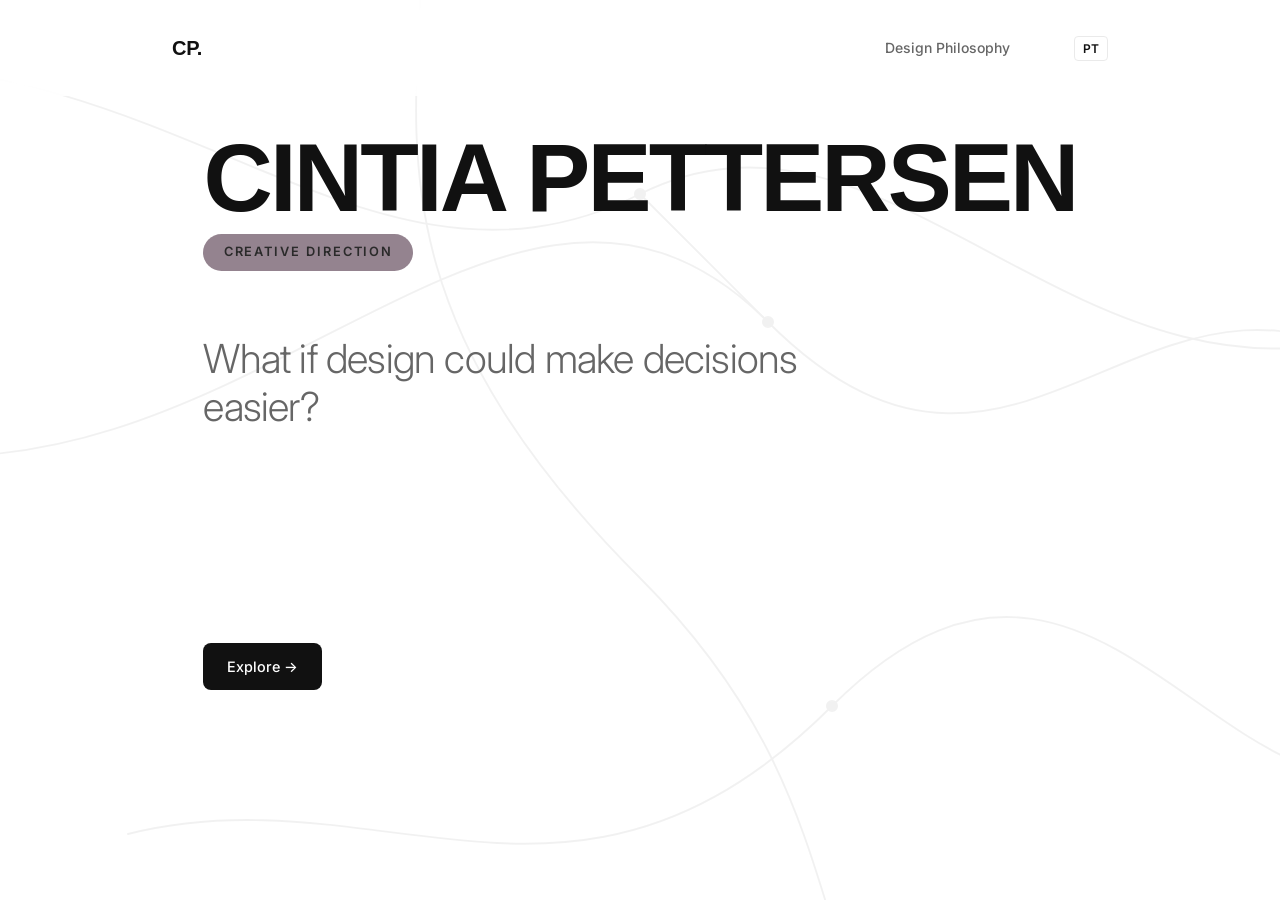
<file: index.html>
<!DOCTYPE html>
<html lang="en">
<head>
  <meta charset="UTF-8">
  <meta name="viewport" content="width=device-width, initial-scale=1.0">
  <title>Cintia Pettersen — Product Designer &amp; Creative Director</title>
  <meta name="description" content="Cintia Pettersen is a Brazilian product designer and creative director building digital health systems, brand identities, and AI-assisted platforms.">
  <link rel="canonical" href="https://www.cintiapettersen.com/">
  <link rel="icon" href="favicon.ico?v=3" sizes="any">
  <link rel="icon" type="image/svg+xml" href="assets/favicon.svg?v=3">
  <link rel="icon" type="image/png" sizes="32x32" href="assets/favicon-32.png?v=3">
  <link rel="icon" type="image/png" sizes="16x16" href="assets/favicon-16.png?v=3">
  <link rel="apple-touch-icon" href="assets/apple-touch-icon.png?v=3">
  <meta name="theme-color" content="#111111">
  <link rel="stylesheet" href="css/index.css">
  <style>
    .cover-section {
      min-height: 100vh;
      display: flex;
      flex-direction: column;
      justify-content: center;
      position: relative;
      padding-bottom: 5rem;
    }
    
    .cover-content {
      position: relative;
      z-index: 10;
    }

    .cover-title {
      font-size: clamp(3rem, 8vw, 6rem);
      margin-bottom: var(--space-2);
      line-height: 1;
    }

    .cover-role {
      display: inline-block;
      font-family: var(--font-body);
      font-size: 0.8rem;
      text-transform: uppercase;
      letter-spacing: 0.15em;
      color: #2A2A2A;
      font-weight: 600;
      margin-bottom: var(--space-5);
      padding: 0.6em 1.5em;
      border: 1px solid transparent;
      border-radius: 100px;
      background-color: var(--bg-secondary);
    }

    /* Flip animation for rotating specialties */
    .role-flip {
      white-space: nowrap;
      max-width: 100%;
      transition: opacity 0.35s ease, transform 0.35s ease, background-color 0.35s ease;
    }

    @media (max-width: 768px) {
      /* Badge não cabe numa linha só em tela estreita: deixa quebrar */
      .role-flip {
        white-space: normal;
        font-size: 0.7rem;
        padding: 0.6em 1.2em;
      }
      .cover-title {
        font-size: clamp(2.25rem, 11vw, 4rem);
      }
      .slogan-container {
        min-height: 260px;
      }
    }

    .role-flip.flipping {
      opacity: 0;
      transform: translateY(4px);
    }

    .cover-quote {
      font-family: var(--font-body);
      font-size: clamp(1.5rem, 4vw, 2.5rem);
      font-weight: 300;
      color: var(--text-primary);
      max-width: 25ch;
      line-height: 1.2;
    }

    .cover-subquote {
      font-size: clamp(1rem, 1.5vw, 1.25rem);
      font-weight: 300;
      color: var(--text-tertiary);
      margin-top: var(--space-3);
      max-width: 40ch;
      line-height: 1.5;
    }
    
    .slogan-container {
      position: relative;
      min-height: 180px;
    }
    
    .quote-animated {
      position: absolute;
      top: 0;
      left: 0;
      transition: opacity 1.5s ease-in-out, transform 1.5s ease-in-out;
    }
    
    .quote-1 {
      opacity: 1;
      transform: translateY(0);
      color: var(--text-secondary); /* A bit softer for the question */
    }
    
    .quote-1.fade-out {
      opacity: 0;
      transform: translateY(-10px);
      pointer-events: none;
    }
    
    .quote-2 {
      opacity: 0;
      transform: translateY(10px);
      pointer-events: none;
    }
    
    .quote-2.fade-in {
      opacity: 1;
      transform: translateY(0);
      pointer-events: auto;
    }
    
    .cover-footer {
      position: absolute;
      bottom: var(--space-5);
      left: 0;
      width: 100%;
      z-index: 10;
    }

    .cover-footer .container {
      display: flex;
      justify-content: flex-start;
      gap: var(--space-4);
    }

    .cover-footer a {
      font-size: 0.875rem;
      color: var(--text-tertiary);
      text-decoration: none;
      transition: color var(--transition-fast);
    }

    .cover-footer a:hover {
      color: var(--text-primary);
    }

    .bg-flow {
      position: absolute;
      top: 0;
      left: 0;
      width: 100%;
      height: 100%;
      z-index: -1;
      overflow: hidden;
      opacity: 0.05;
      pointer-events: none;
      transition: transform 0.3s cubic-bezier(0.2, 0.8, 0.2, 1);
    }
    
    .bg-flow svg {
      width: 100%;
      height: 100%;
      min-height: 100vh;
    }
    
    .bg-flow path {
      stroke-dasharray: 3000;
      stroke-dashoffset: 3000;
      animation: drawFlow 5s ease-out forwards;
    }
    
    @keyframes drawFlow {
      to { stroke-dashoffset: 0; }
    }

  </style>
</head>
<body>

  <!-- Minimal Navigation -->
  <nav class="navbar">
    <div class="container nav-container">
      <a href="/" class="nav-logo">CP.</a>
      <ul class="nav-links">
        <li>
          <a href="about.html" data-lang="en">Design Philosophy</a>
          <a href="about.html" data-lang="pt">Filosofia de Design</a>
        </li>
        <li><button id="lang-toggle" class="lang-toggle-btn">PT</button></li>
      </ul>
    </div>
  </nav>

  <!-- Background Flow Lines -->
  <div class="bg-flow">
    <svg viewBox="0 0 1000 1000" preserveAspectRatio="xMidYMid slice" xmlns="http://www.w3.org/2000/svg">
      <g stroke="#000000" stroke-width="1.5" fill="none" stroke-linecap="round" stroke-linejoin="round">
        <path d="M-100,200 C150,200 300,400 500,300 C700,200 850,500 1100,400" />
        <path d="M-100,500 C200,550 400,200 600,400 C800,600 900,300 1100,450" />
        <path d="M100,800 C300,750 450,900 650,700 C850,500 950,800 1100,750" />
        <path d="M300,-100 C400,150 200,300 500,600 C700,800 600,950 800,1100" />
        <circle cx="500" cy="300" r="4" fill="#000000" />
        <circle cx="600" cy="400" r="4" fill="#000000" />
        <circle cx="650" cy="700" r="4" fill="#000000" />
        <path d="M500,300 L600,400" stroke-dasharray="4 4" />
      </g>
    </svg>
  </div>

  <main class="cover-section">
    <div class="container cover-content">
      <div class="reveal">
        <h1 class="cover-title">CINTIA PETTERSEN</h1>
        <div class="cover-role role-flip" data-lang="en">Creative Direction</div>
        <div class="cover-role role-flip" data-lang="pt">Direção Criativa</div>
      </div>
      
      <div class="slogan-container reveal delay-1">
        <h2 class="cover-quote quote-animated quote-1" data-lang="en">What if design could make decisions easier?</h2>
        <h2 class="cover-quote quote-animated quote-1" data-lang="pt">E se o design pudesse facilitar as decisões?</h2>
        <div class="quote-animated quote-2">
          <h2 class="cover-quote" data-lang="en">Product designer and creative director.</h2>
          <h2 class="cover-quote" data-lang="pt">Product designer e diretora criativa.</h2>
          <p class="cover-subquote" data-lang="en">I turn complex challenges into digital products, brand systems, and human-centered experiences with clarity and purpose.</p>
          <p class="cover-subquote" data-lang="pt">Transformo desafios complexos em produtos digitais, sistemas de marca e experiências centradas nas pessoas com clareza e propósito.</p>
        </div>
      </div>

      <div class="reveal delay-2" style="margin-top: var(--space-6);">
        <a href="about.html" class="btn btn-primary" data-lang="en">Explore →</a>
        <a href="about.html" class="btn btn-primary" data-lang="pt">Explorar →</a>
      </div>
    </div>

    <div class="cover-footer reveal delay-2">
      <div class="container">
        <a href="mailto:cintiapettersen@gmail.com">cintiapettersen@gmail.com</a>
        <a href="https://www.linkedin.com/in/cintiapettersen/" target="_blank" rel="noopener">LinkedIn</a>
        <a href="/" data-lang="en">Portfolio</a>
        <a href="/" data-lang="pt">Portfólio</a>
      </div>
    </div>
  </main>

  <script src="js/main.js"></script>
  <script>
    // Flip animation cycling through specialties under the name
    document.addEventListener('DOMContentLoaded', () => {
      const roleEN = [
        'Creative Direction',
        'Product • UX • Brand Systems',
        'Brand Identity Systems',
        'AI-Assisted Creative Workflows'
      ];
      const rolePT = [
        'Direção Criativa',
        'Produto • UX • Sistemas de Marca',
        'Sistemas de Identidade de Marca',
        'Fluxos Criativos Guiados por IA'
      ];
      // Brand palette — one color per specialty, same order as the arrays above
      const roleColors = ['#94838F', '#BBC7D5', '#BFA68E', '#858E7E'];

      const elEN = document.querySelector('.role-flip[data-lang="en"]');
      const elPT = document.querySelector('.role-flip[data-lang="pt"]');
      if (!elEN || !elPT) return;

      const applyColor = (el, color) => {
        el.style.backgroundColor = color;
      };

      let roleIndex = 0;
      applyColor(elEN, roleColors[0]);
      applyColor(elPT, roleColors[0]);

      const cycleRole = () => {
        elEN.classList.add('flipping');
        elPT.classList.add('flipping');

        setTimeout(() => {
          roleIndex = (roleIndex + 1) % roleEN.length;
          elEN.textContent = roleEN[roleIndex];
          elPT.textContent = rolePT[roleIndex];
          applyColor(elEN, roleColors[roleIndex]);
          applyColor(elPT, roleColors[roleIndex]);
          elEN.classList.remove('flipping');
          elPT.classList.remove('flipping');
        }, 350);
      };

      setInterval(cycleRole, 3000);
    });
  </script>
</body>
</html>
</file>
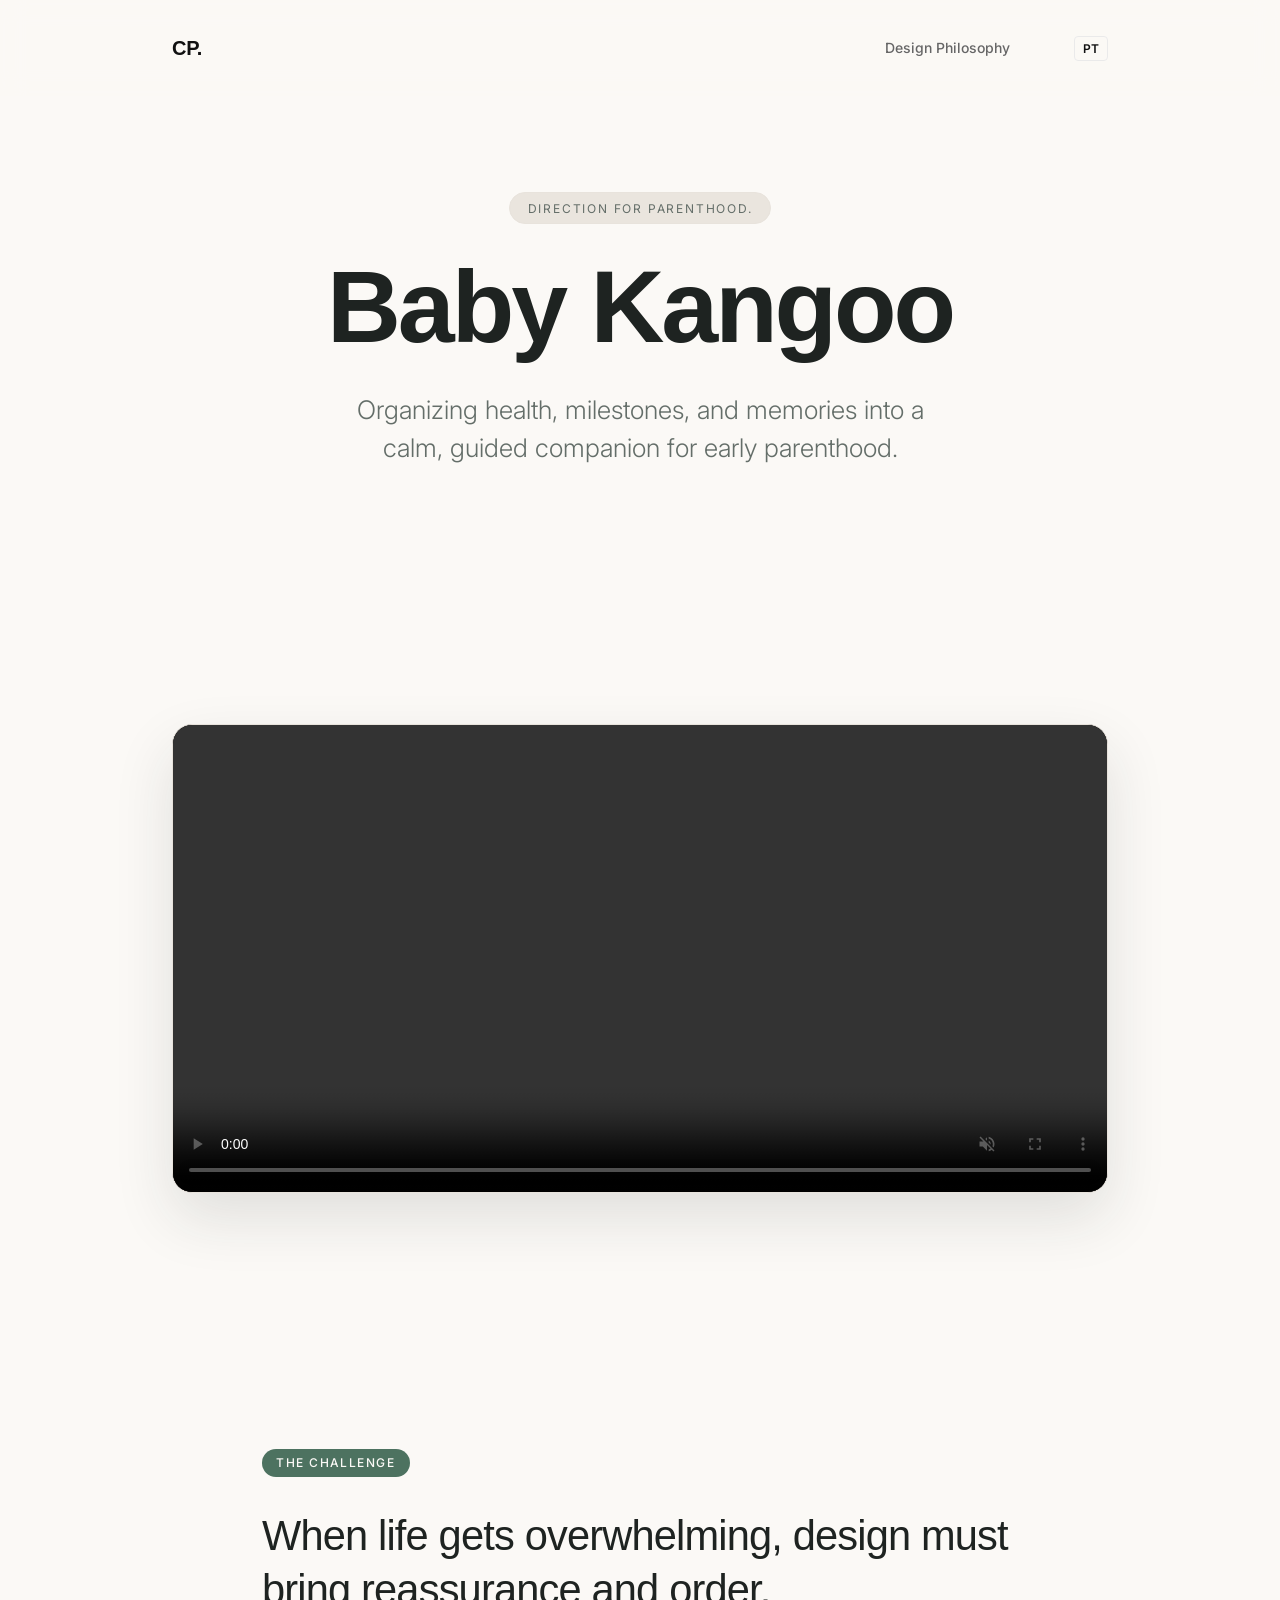
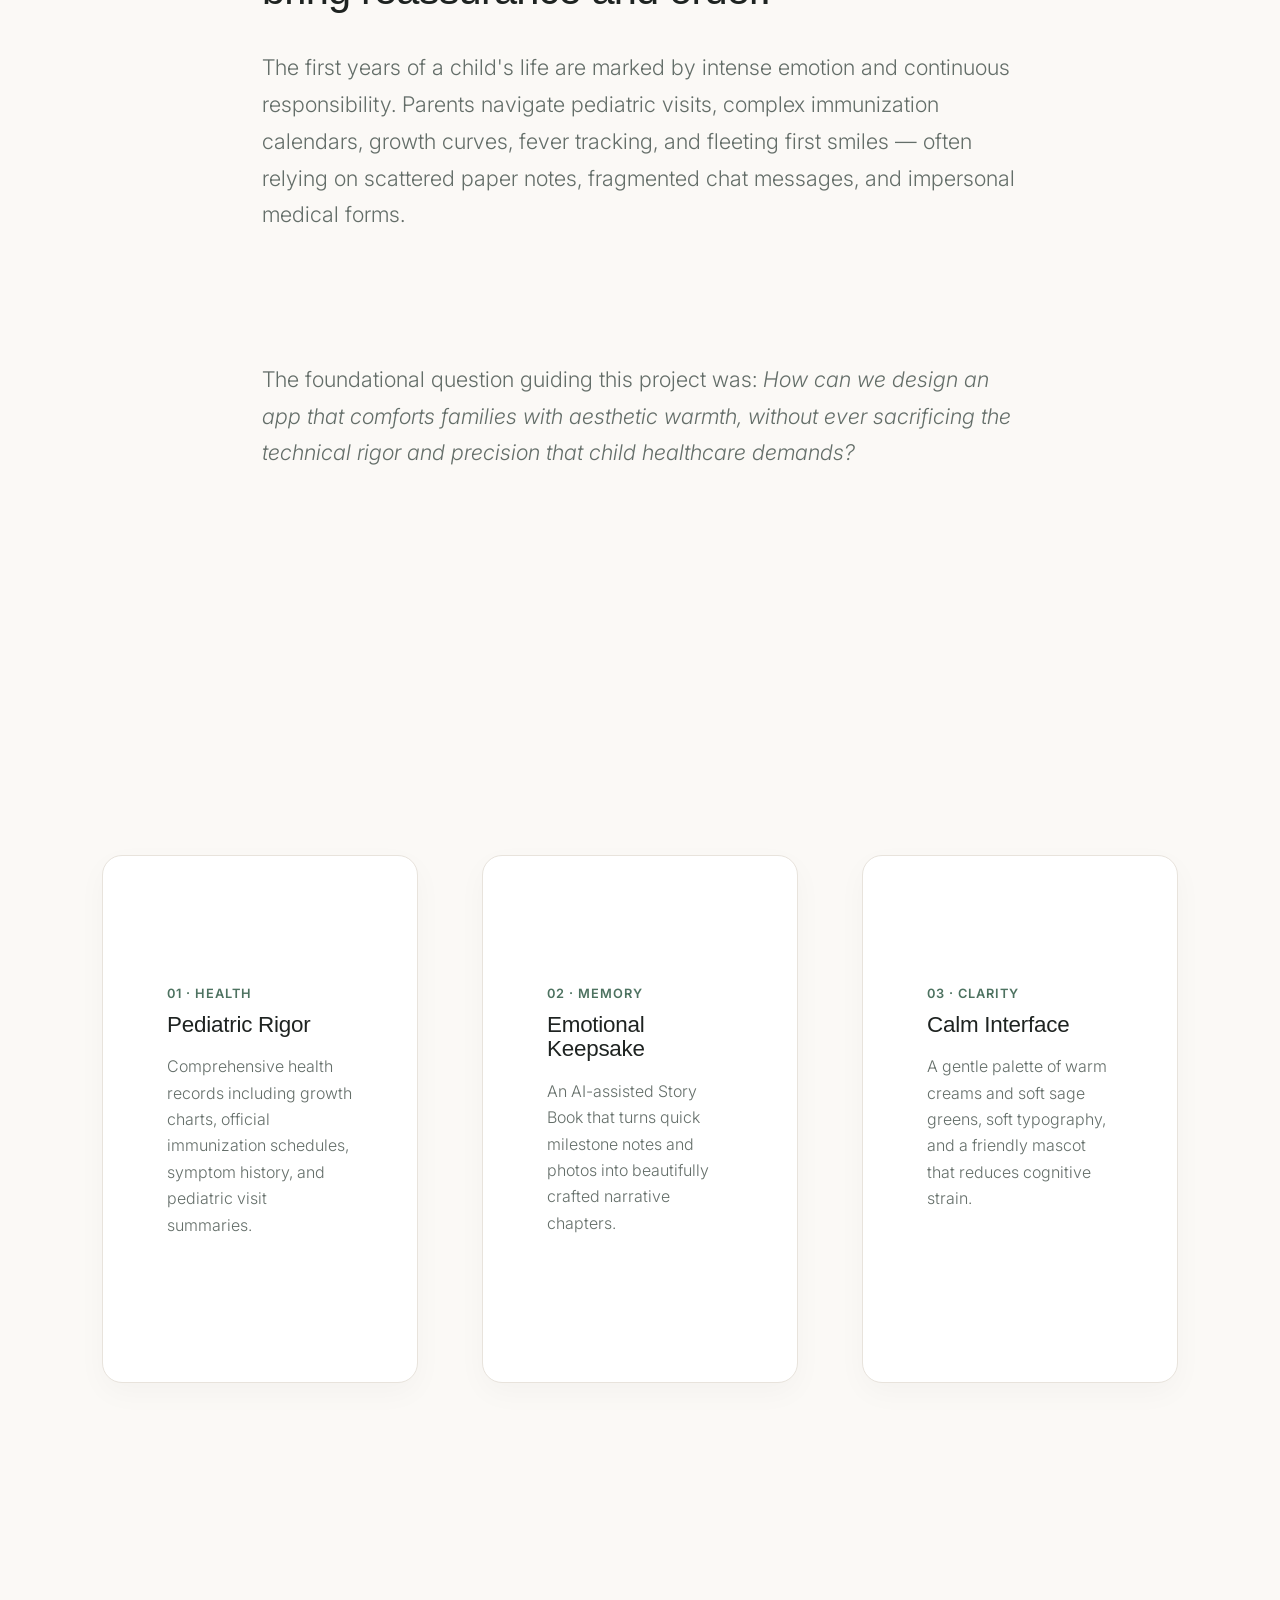
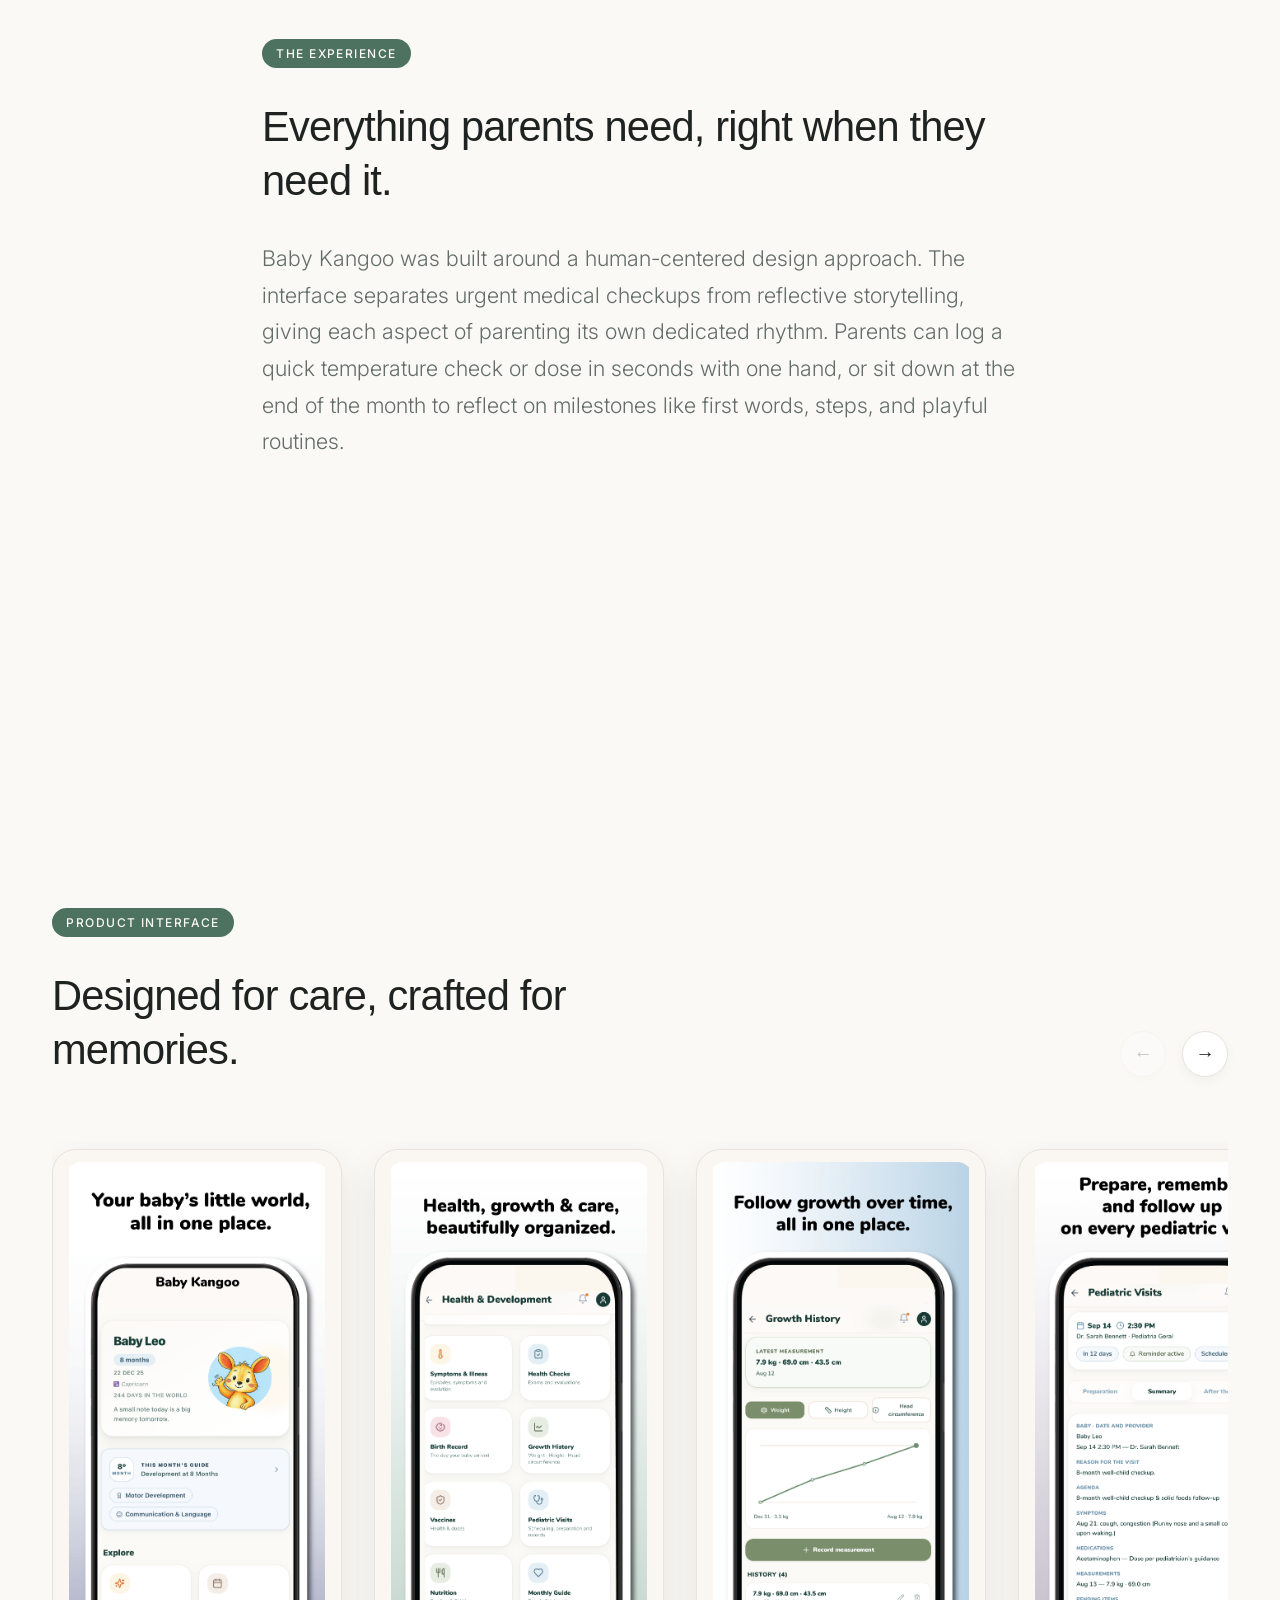
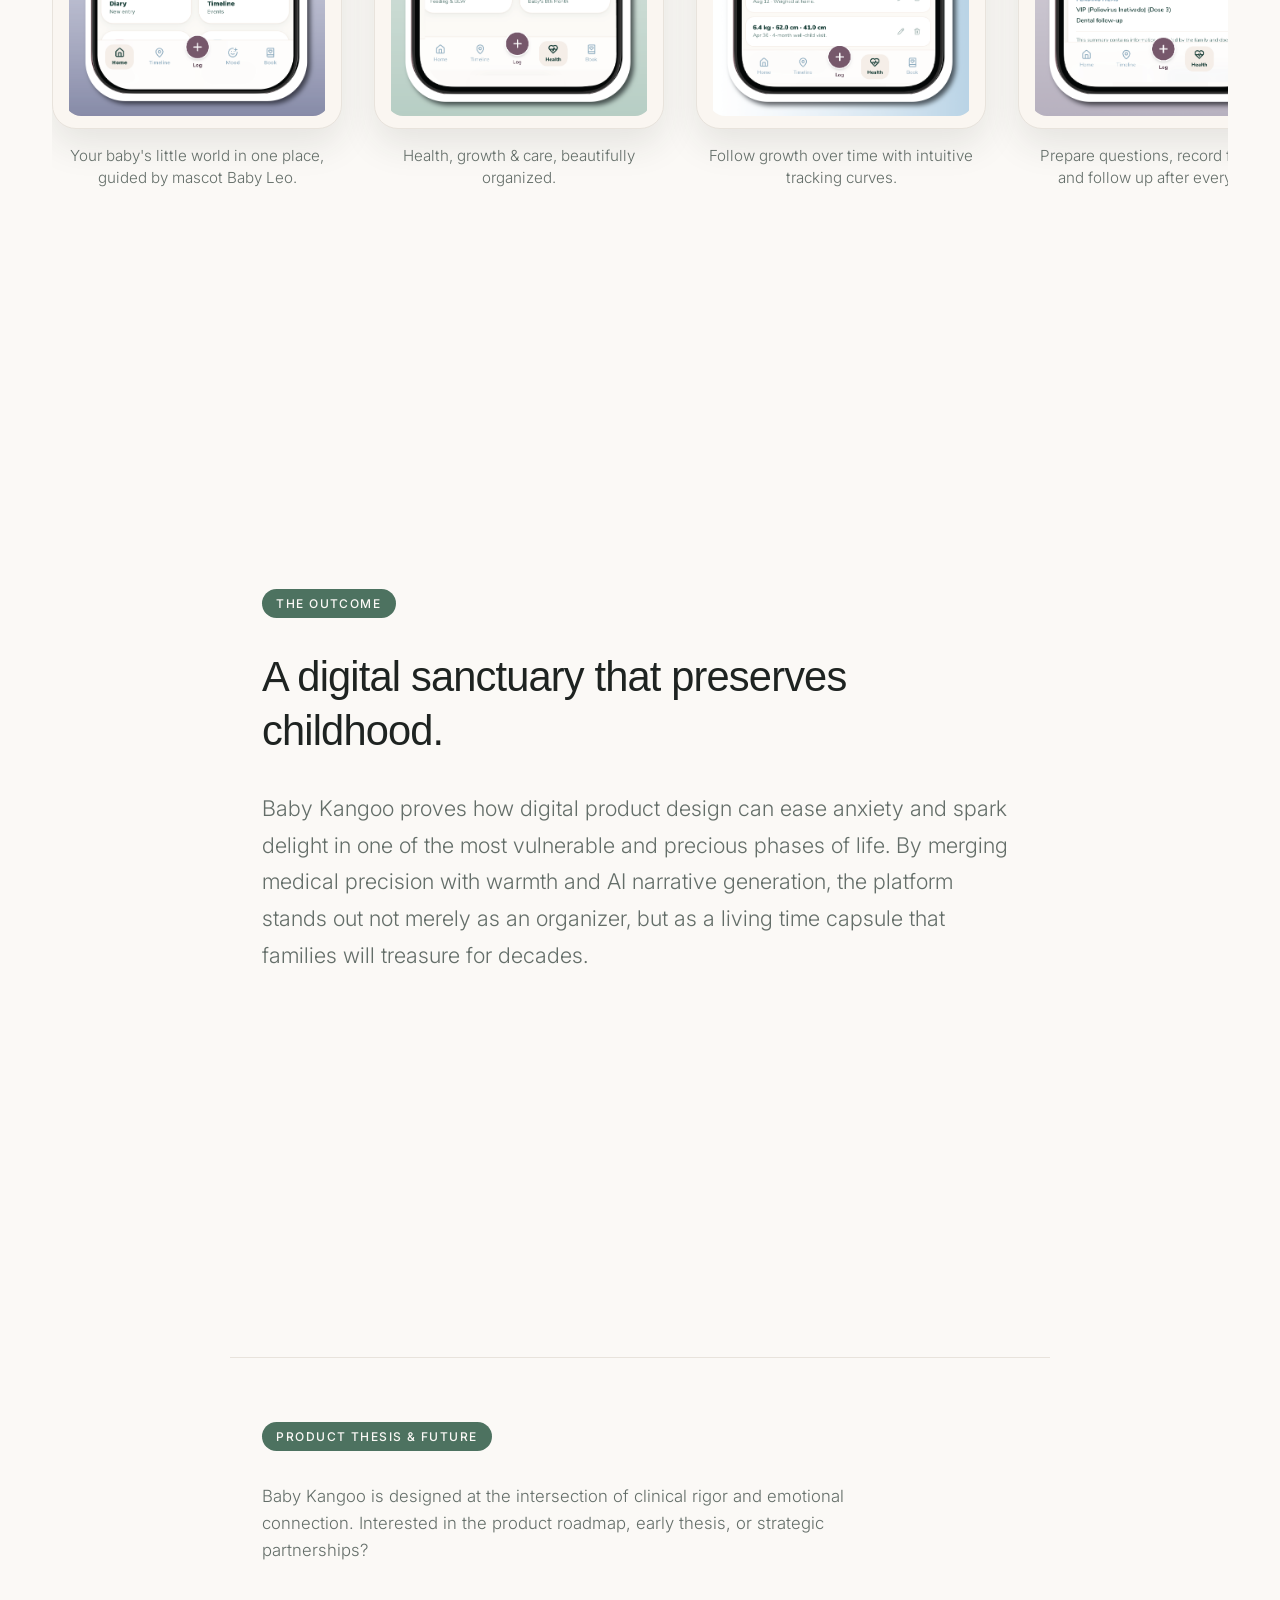
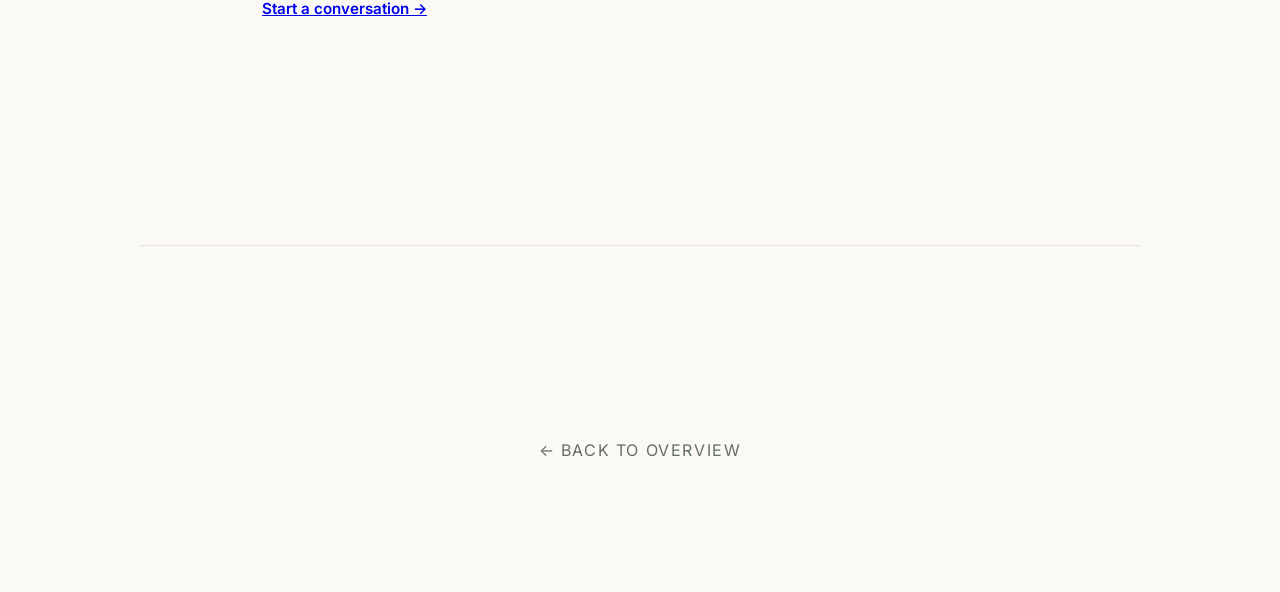
<file: cases-babykangoo.html>
<!DOCTYPE html>
<html lang="en">
<head>
  <meta charset="UTF-8">
  <meta name="viewport" content="width=device-width, initial-scale=1.0">
  <title>Baby Kangoo - Cintia Pettersen</title>
  <meta name="description" content="Baby Kangoo: AI-assisted pediatric health companion and memory keepsake system designed by Cintia Pettersen. Connecting clinical rigor with emotional storytelling.">
  <meta property="og:title" content="Baby Kangoo — Pediatric Health &amp; AI Memory Systems | Cintia Pettersen">
  <meta property="og:description" content="Baby Kangoo: AI-assisted pediatric health &amp; memory systems. Designed and built by Cintia Pettersen. Open for strategic partnerships &amp; advisory.">
  <meta property="og:image" content="https://www.cintiapettersen.com/assets/images/baby%20kangoo/Screenshots_BabyKangoo_Dashboard.png">
  <meta property="og:url" content="https://www.cintiapettersen.com/cases-babykangoo.html">
  <meta property="og:type" content="article">
  <meta name="twitter:card" content="summary_large_image">
  <meta name="twitter:title" content="Baby Kangoo — Pediatric Health &amp; AI Memory Systems">
  <meta name="twitter:description" content="AI-assisted pediatric health &amp; memory systems. Designed and built by Cintia Pettersen. Open for strategic partnerships &amp; advisory.">
  <meta name="twitter:image" content="https://www.cintiapettersen.com/assets/images/baby%20kangoo/Screenshots_BabyKangoo_Dashboard.png">
  <script type="application/ld+json">
  {
    "@context": "https://schema.org",
    "@type": "SoftwareApplication",
    "name": "Baby Kangoo",
    "applicationCategory": "HealthApplication",
    "operatingSystem": "iOS",
    "creator": {
      "@type": "Person",
      "name": "Cintia Pettersen",
      "jobTitle": "Principal Product Designer & Founder",
      "url": "https://www.cintiapettersen.com"
    },
    "description": "Pediatric health companion and AI-assisted memory book connecting medical rigor with emotional keepsake storytelling."
  }
  </script>
  <link rel="canonical" href="https://www.cintiapettersen.com/cases-babykangoo.html">
  <link rel="icon" href="favicon.ico?v=3" sizes="any">
  <link rel="icon" type="image/svg+xml" href="assets/favicon.svg?v=3">
  <link rel="icon" type="image/png" sizes="32x32" href="assets/favicon-32.png?v=3">
  <link rel="icon" type="image/png" sizes="16x16" href="assets/favicon-16.png?v=3">
  <link rel="apple-touch-icon" href="assets/apple-touch-icon.png?v=3">
  <meta name="theme-color" content="#FBF9F6">
  <link rel="stylesheet" href="css/index.css">
  <style>
    :root {
      --bk-bg: #FBF9F6;
      --bk-text: #1E2321;
      --bk-muted: #646E69;
      --bk-border: #E8E3DC;
      --bk-accent: #4D7260;
      --bk-tag-bg: #EAE5DE;
    }

    body {
      background-color: var(--bk-bg);
      color: var(--bk-text);
    }

    .navbar {
      background-color: rgba(251, 249, 246, 0.9);
      backdrop-filter: blur(12px);
    }

    .case-detail-header {
      padding-top: var(--space-7);
      padding-bottom: var(--space-6);
      text-align: center;
    }

    .case-tag {
      font-size: 0.75rem;
      text-transform: uppercase;
      letter-spacing: 0.15em;
      color: var(--bk-muted);
      margin-bottom: var(--space-4);
      display: inline-block;
      border: 1px solid var(--bk-border);
      background-color: var(--bk-tag-bg);
      padding: 0.35rem 1.1rem;
      border-radius: 100px;
    }

    .case-detail-title {
      font-size: clamp(3.5rem, 8vw, 6.5rem);
      line-height: 1;
      letter-spacing: -0.03em;
      font-weight: 600;
      margin-bottom: var(--space-4);
      color: var(--bk-text);
    }

    .case-subtitle {
      font-size: clamp(1.2rem, 2.2vw, 1.6rem);
      color: var(--bk-muted);
      max-width: 38ch;
      margin: 0 auto;
      line-height: 1.5;
      font-weight: 300;
    }

    /* Video Hero / Institutional Video */
    .video-hero-wrapper {
      max-width: 1100px;
      margin: var(--space-6) auto;
      border-radius: 20px;
      overflow: hidden;
      box-shadow: 0 25px 60px rgba(30, 45, 38, 0.12);
      border: 1px solid var(--bk-border);
      background-color: #000;
      position: relative;
    }

    .video-hero-wrapper video {
      width: 100%;
      height: auto;
      display: block;
      object-fit: cover;
    }

    /* Story Section */
    .story-thread {
      max-width: 820px;
      margin: 0 auto;
      padding: var(--space-6) var(--space-4);
    }

    .story-label {
      font-size: 0.75rem;
      text-transform: uppercase;
      letter-spacing: 0.12em;
      color: var(--bk-bg);
      background-color: var(--bk-accent);
      display: inline-block;
      padding: 0.3rem 0.9rem;
      border-radius: 100px;
      font-weight: 500;
      margin-bottom: var(--space-4);
    }

    .story-h2 {
      font-size: clamp(1.75rem, 4vw, 2.6rem);
      font-weight: 500;
      letter-spacing: -0.02em;
      line-height: 1.3;
      color: var(--bk-text);
      margin-bottom: var(--space-4);
    }

    .story-p {
      font-size: clamp(1.15rem, 2vw, 1.35rem);
      font-weight: 300;
      line-height: 1.7;
      color: var(--bk-muted);
      margin-bottom: var(--space-6);
    }

    /* Grid Highlights - Wider Container */
    .highlight-section {
      max-width: 1140px;
      margin: var(--space-6) auto;
      padding: 0 var(--space-4);
    }

    .highlight-grid {
      display: grid;
      grid-template-columns: repeat(3, 1fr);
      gap: var(--space-5);
    }

    .highlight-card {
      background: #FFFFFF;
      border: 1px solid var(--bk-border);
      border-radius: 20px;
      padding: var(--space-6) var(--space-5);
      box-shadow: 0 10px 30px rgba(0,0,0,0.03);
      display: flex;
      flex-direction: column;
    }

    .highlight-num {
      font-size: 0.8rem;
      font-weight: 600;
      color: var(--bk-accent);
      letter-spacing: 0.08em;
      margin-bottom: var(--space-2);
      text-transform: uppercase;
    }

    .highlight-title {
      font-size: 1.4rem;
      font-weight: 500;
      margin-bottom: var(--space-3);
      color: var(--bk-text);
      letter-spacing: -0.01em;
    }

    .highlight-desc {
      font-size: 1rem;
      color: var(--bk-muted);
      line-height: 1.65;
      font-weight: 300;
    }

    @media (max-width: 860px) {
      .highlight-grid {
        grid-template-columns: 1fr;
        gap: var(--space-4);
      }
    }

    /* Carousel for App Screens */
    .carousel-section {
      max-width: 1240px;
      margin: var(--space-7) auto;
      padding: 0 var(--space-4);
      position: relative;
    }

    .carousel-header {
      display: flex;
      justify-content: space-between;
      align-items: flex-end;
      margin-bottom: var(--space-5);
      gap: var(--space-4);
    }

    .carousel-header-text {
      max-width: 650px;
    }

    .carousel-nav-controls {
      display: flex;
      gap: var(--space-3);
      flex-shrink: 0;
    }

    .carousel-btn {
      width: 46px;
      height: 46px;
      border-radius: 50%;
      border: 1px solid var(--bk-border);
      background: #FFFFFF;
      color: var(--bk-text);
      font-size: 1.2rem;
      cursor: pointer;
      display: inline-flex;
      align-items: center;
      justify-content: center;
      transition: all 0.25s ease;
      box-shadow: 0 4px 12px rgba(0,0,0,0.04);
    }

    .carousel-btn:hover:not(:disabled) {
      background: var(--bk-accent);
      color: #FFFFFF;
      border-color: var(--bk-accent);
    }

    .carousel-btn:disabled {
      opacity: 0.25;
      cursor: default;
      pointer-events: none;
    }

    .carousel {
      position: relative;
      width: 100%;
    }

    .carousel-track {
      display: flex;
      gap: var(--space-4);
      overflow-x: auto;
      scroll-snap-type: x mandatory;
      scroll-behavior: smooth;
      padding: var(--space-2) 4px var(--space-5) 4px;
      scrollbar-width: none;
      -ms-overflow-style: none;
    }

    .carousel-track::-webkit-scrollbar {
      display: none;
    }

    .carousel-item {
      flex: 0 0 auto;
      width: clamp(260px, 25vw, 290px);
      display: flex;
      flex-direction: column;
      align-items: center;
      scroll-snap-align: start;
    }

    /* Fixed uniform frame to ensure all screenshots align cleanly */
    .carousel-img-frame {
      width: 100%;
      height: 580px;
      display: flex;
      align-items: center;
      justify-content: center;
      border-radius: 24px;
      background: #FAF6F1;
      border: 1px solid var(--bk-border);
      box-shadow: 0 16px 36px rgba(35, 50, 42, 0.1);
      overflow: hidden;
      padding: 12px;
    }

    .carousel-img-frame img {
      width: 100%;
      height: 100%;
      object-fit: contain;
      display: block;
      border-radius: 16px;
    }

    .carousel-item-caption {
      margin-top: var(--space-3);
      font-size: 0.95rem;
      color: var(--bk-muted);
      text-align: center;
      line-height: 1.45;
      max-width: 95%;
    }

    /* Footer */
    .case-footer {
      text-align: center;
      padding: var(--space-7) 0 var(--space-6);
      border-top: 1px solid var(--bk-border);
      margin-top: var(--space-7);
    }

    .case-footer-link {
      font-size: 1rem;
      text-transform: uppercase;
      letter-spacing: 0.1em;
      color: var(--bk-muted);
      text-decoration: none;
      transition: color 0.3s;
    }

    .case-footer-link:hover {
      color: var(--bk-text);
    }
  </style>
</head>
<body>

  <nav class="navbar">
    <div class="container nav-container">
      <a href="/" class="nav-logo">CP.</a>
      <ul class="nav-links">
        <li>
          <a href="about.html" data-lang="en">Design Philosophy</a>
          <a href="about.html" data-lang="pt">Filosofia de Design</a>
        </li>
        <li><button id="lang-toggle" class="lang-toggle-btn">PT</button></li>
      </ul>
    </div>
  </nav>

  <main>
    <!-- Header -->
    <header class="container case-detail-header reveal">
      <div class="case-tag" data-lang="en">Direction for parenthood.</div>
      <div class="case-tag" data-lang="pt">Direção para a parentalidade.</div>
      
      <h1 class="case-detail-title">Baby Kangoo</h1>
      
      <p class="case-subtitle" data-lang="en">Organizing health, milestones, and memories into a calm, guided companion for early parenthood.</p>
      <p class="case-subtitle" data-lang="pt">Organizando saúde, marcos e memórias em uma experiência acolhedora e guiada para a parentalidade.</p>
    </header>

    <!-- Institutional Video Section -->
    <section class="container reveal delay-1">
      <div class="video-hero-wrapper">
        <video autoplay loop muted playsinline controls preload="metadata">
          <source src="assets/images/baby kangoo/baby-kangoo-institucional.mp4" type="video/mp4">
        </video>
      </div>
    </section>

    <!-- Story Thread: Challenge -->
    <div class="container story-thread">
      <div class="story-label reveal" data-lang="en">The Challenge</div>
      <div class="story-label reveal" data-lang="pt">O Desafio</div>

      <h2 class="story-h2 reveal" data-lang="en">When life gets overwhelming, design must bring reassurance and order.</h2>
      <h2 class="story-h2 reveal" data-lang="pt">Quando a rotina se torna intensa, o design precisa trazer acolhimento e ordem.</h2>

      <p class="story-p reveal" data-lang="en">
        The first years of a child's life are marked by intense emotion and continuous responsibility. Parents navigate pediatric visits, complex immunization calendars, growth curves, fever tracking, and fleeting first smiles — often relying on scattered paper notes, fragmented chat messages, and impersonal medical forms.
      </p>
      <p class="story-p reveal" data-lang="pt">
        Os primeiros anos de vida de um bebê são marcados por profunda emoção e responsabilidade contínua. Pais e mães precisam conciliar consultas pediátricas, calendários vacinais complexos, curvas de crescimento, episódios de febre e os primeiros sorrisos passageiros — frequentemente recorrendo a cadernetas de papel soltas, mensagens fragmentadas e formulários médicos impessoais.
      </p>
      <p class="story-p reveal" data-lang="en">
        The foundational question guiding this project was: <em>How can we design an app that comforts families with aesthetic warmth, without ever sacrificing the technical rigor and precision that child healthcare demands?</em>
      </p>
      <p class="story-p reveal" data-lang="pt">
        A pergunta essencial que orientou este projeto foi: <em>Como criar um aplicativo que acolha a família com leveza estética e afeto, sem nunca perder o rigor e a precisão técnica que a saúde infantil exige?</em>
      </p>
    </div>

    <!-- Highlights Grid - Wider Layout -->
    <section class="container highlight-section reveal">
      <div class="highlight-grid">
        <div class="highlight-card">
          <div class="highlight-num">01 &middot; Health</div>
          <h3 class="highlight-title" data-lang="en">Pediatric Rigor</h3>
          <h3 class="highlight-title" data-lang="pt">Rigor Pediátrico</h3>
          <p class="highlight-desc" data-lang="en">Comprehensive health records including growth charts, official immunization schedules, symptom history, and pediatric visit summaries.</p>
          <p class="highlight-desc" data-lang="pt">Registros completos de saúde com gráficos de crescimento, vacinação oficial, histórico de sintomas e preparação para consultas pediátricas.</p>
        </div>
        <div class="highlight-card">
          <div class="highlight-num">02 &middot; Memory</div>
          <h3 class="highlight-title" data-lang="en">Emotional Keepsake</h3>
          <h3 class="highlight-title" data-lang="pt">Memória Afetiva</h3>
          <p class="highlight-desc" data-lang="en">An AI-assisted Story Book that turns quick milestone notes and photos into beautifully crafted narrative chapters.</p>
          <p class="highlight-desc" data-lang="pt">Um Livro de Memórias assistido por IA que transforma anotações rápidas de marcos e fotos em capítulos narrativos inesquecíveis.</p>
        </div>
        <div class="highlight-card">
          <div class="highlight-num">03 &middot; Clarity</div>
          <h3 class="highlight-title" data-lang="en">Calm Interface</h3>
          <h3 class="highlight-title" data-lang="pt">Interface Serena</h3>
          <p class="highlight-desc" data-lang="en">A gentle palette of warm creams and soft sage greens, soft typography, and a friendly mascot that reduces cognitive strain.</p>
          <p class="highlight-desc" data-lang="pt">Uma paleta suave de tons quentes e verde sálvia, tipografia acolhedora e um mascote amigável que reduzem o cansaço cognitivo.</p>
        </div>
      </div>
    </section>

    <!-- Story Thread: Approach -->
    <div class="container story-thread">
      <div class="story-label reveal" data-lang="en">The Experience</div>
      <div class="story-label reveal" data-lang="pt">A Experiência</div>

      <h2 class="story-h2 reveal" data-lang="en">Everything parents need, right when they need it.</h2>
      <h2 class="story-h2 reveal" data-lang="pt">Tudo o que os pais precisam, no momento exato em que precisam.</h2>

      <p class="story-p reveal" data-lang="en">
        Baby Kangoo was built around a human-centered design approach. The interface separates urgent medical checkups from reflective storytelling, giving each aspect of parenting its own dedicated rhythm. Parents can log a quick temperature check or dose in seconds with one hand, or sit down at the end of the month to reflect on milestones like first words, steps, and playful routines.
      </p>
      <p class="story-p reveal" data-lang="pt">
        O Baby Kangoo foi construído com foco na experiência humana. A interface separa as rotinas médicas urgentes dos momentos de contemplação e narrativa, dando a cada aspecto da parentalidade o seu próprio ritmo. Os pais conseguem registrar uma medição ou vacina em segundos com apenas uma mão, ou sentar ao final do mês para apreciar conquistas como primeiras palavras, passos e memórias afetivas.
      </p>
    </div>

    <!-- Screen Carousel -->
    <section class="carousel-section reveal">
      <div class="carousel-header">
        <div class="carousel-header-text">
          <div class="story-label" data-lang="en">Product Interface</div>
          <div class="story-label" data-lang="pt">Interface do Produto</div>
          <h2 class="story-h2" style="margin-bottom: 0;" data-lang="en">Designed for care, crafted for memories.</h2>
          <h2 class="story-h2" style="margin-bottom: 0;" data-lang="pt">Desenhado para o cuidado, criado para memórias.</h2>
        </div>
        <div class="carousel-nav-controls">
          <button class="carousel-btn prev" type="button" aria-label="Previous screens">&#8592;</button>
          <button class="carousel-btn next" type="button" aria-label="Next screens">&#8594;</button>
        </div>
      </div>

      <div class="carousel">
        <div class="carousel-track">
          <!-- Slide 1: Home / Mascot -->
          <div class="carousel-item">
            <div class="carousel-img-frame">
              <img src="assets/images/baby kangoo/Screenshots_BabyKangoo_Dashboard.png" alt="Baby Kangoo Home Overview" loading="lazy">
            </div>
            <p class="carousel-item-caption" data-lang="en">Your baby's little world in one place, guided by mascot Baby Leo.</p>
            <p class="carousel-item-caption" data-lang="pt">O universo do bebê em um só lugar, guiado pelo mascote Baby Leo.</p>
          </div>
          <!-- Slide 2: Health & Development Hub -->
          <div class="carousel-item">
            <div class="carousel-img-frame">
              <img src="assets/images/baby kangoo/Screenshots_BabyKangoo_Health_01.png" alt="Health & Development" loading="lazy">
            </div>
            <p class="carousel-item-caption" data-lang="en">Health, growth &amp; care, beautifully organized.</p>
            <p class="carousel-item-caption" data-lang="pt">Saúde, crescimento e cuidados organizados com clareza.</p>
          </div>
          <!-- Slide 3: Growth History -->
          <div class="carousel-item">
            <div class="carousel-img-frame">
              <img src="assets/images/baby kangoo/Screenshots_BabyKangoo_Growth_02.png" alt="Growth History" loading="lazy">
            </div>
            <p class="carousel-item-caption" data-lang="en">Follow growth over time with intuitive tracking curves.</p>
            <p class="carousel-item-caption" data-lang="pt">Acompanhamento da evolução com curvas e medições intuitivas.</p>
          </div>
          <!-- Slide 4: Pediatric Visits -->
          <div class="carousel-item">
            <div class="carousel-img-frame">
              <img src="assets/images/baby kangoo/Screenshots_BabyKangoo_Visits_03.png" alt="Pediatric Visits" loading="lazy">
            </div>
            <p class="carousel-item-caption" data-lang="en">Prepare questions, record findings, and follow up after every visit.</p>
            <p class="carousel-item-caption" data-lang="pt">Prepare dúvidas, registre orientações e acompanhe cada consulta.</p>
          </div>
          <!-- Slide 5: Vaccines -->
          <div class="carousel-item">
            <div class="carousel-img-frame">
              <img src="assets/images/baby kangoo/Screenshots_BabyKangoo_Vaccines_04.png" alt="Vaccines Schedule" loading="lazy">
            </div>
            <p class="carousel-item-caption" data-lang="en">Official CDC/AAP immunization schedule, always within reach.</p>
            <p class="carousel-item-caption" data-lang="pt">Calendário oficial de vacinas e reações sempre ao seu alcance.</p>
          </div>
          <!-- Slide 6: Milestones -->
          <div class="carousel-item">
            <div class="carousel-img-frame">
              <img src="assets/images/baby kangoo/Screenshots_BabyKangoo_Milestones_05.png" alt="Milestones Tracker" loading="lazy">
            </div>
            <p class="carousel-item-caption" data-lang="en">Celebrate every little first, organized by developmental stages.</p>
            <p class="carousel-item-caption" data-lang="pt">Celebre cada primeira conquista por fase de desenvolvimento.</p>
          </div>
          <!-- Slide 7: Growth Gallery -->
          <div class="carousel-item">
            <div class="carousel-img-frame">
              <img src="assets/images/baby kangoo/Screenshots_BabyKangoo_Mural_06.png" alt="Growth Gallery" loading="lazy">
            </div>
            <p class="carousel-item-caption" data-lang="en">Watch them grow, month by month, with memory photo stages.</p>
            <p class="carousel-item-caption" data-lang="pt">Acompanhe o crescimento mês a mês em um mural visual afetivo.</p>
          </div>
          <!-- Slide 8: Timeline -->
          <div class="carousel-item">
            <div class="carousel-img-frame">
              <img src="assets/images/baby kangoo/Screenshots_BabyKangoo_Timeline_07.png" alt="Memory Timeline" loading="lazy">
            </div>
            <p class="carousel-item-caption" data-lang="en">Keep daily thoughts, routines, and sweet moments close.</p>
            <p class="carousel-item-caption" data-lang="pt">Guarde anotações diárias, rotinas e momentos especiais.</p>
          </div>
          <!-- Slide 9: AI Story Book -->
          <div class="carousel-item">
            <div class="carousel-img-frame">
              <img src="assets/images/baby kangoo/Screenshots_BabyKangoo_StoryBook_08.png" alt="AI Story Book" loading="lazy">
            </div>
            <p class="carousel-item-caption" data-lang="en">Turn fleeting memories into heartfelt keepsake stories with Kangoo AI.</p>
            <p class="carousel-item-caption" data-lang="pt">Transforme memórias em histórias emocionantes com Kangoo IA.</p>
          </div>
        </div>
      </div>
    </section>

    <!-- The Outcome -->
    <div class="container story-thread">
      <div class="story-label reveal" data-lang="en">The Outcome</div>
      <div class="story-label reveal" data-lang="pt">O Resultado</div>

      <h2 class="story-h2 reveal" data-lang="en">A digital sanctuary that preserves childhood.</h2>
      <h2 class="story-h2 reveal" data-lang="pt">Um santuário digital que eterniza a infância.</h2>

      <p class="story-p reveal" data-lang="en">
        Baby Kangoo proves how digital product design can ease anxiety and spark delight in one of the most vulnerable and precious phases of life. By merging medical precision with warmth and AI narrative generation, the platform stands out not merely as an organizer, but as a living time capsule that families will treasure for decades.
      </p>
      <p class="story-p reveal" data-lang="pt">
        O Baby Kangoo comprova como o design de produto digital pode diminuir a ansiedade e despertar afeto em uma das fases mais vulneráveis e precisas da vida. Ao unir o rigor pediátrico ao aconchego visual e à narrativa gerada por IA, a plataforma se consolida não apenas como um gerenciador, mas como uma cápsula do tempo viva que as famílias guardarão com carinho por décadas.
      </p>
    </div>

    <!-- Strategic Dialogues & Partnerships -->
    <div class="container story-thread reveal" style="padding-top: var(--space-5); padding-bottom: var(--space-4); border-top: 1px solid var(--bk-border); margin-top: var(--space-6);">
      <div class="story-label" data-lang="en">Product Thesis &amp; Future</div>
      <div class="story-label" data-lang="pt">Tese de Produto &amp; Futuro</div>

      <p class="story-p" style="font-size: 1.05rem; line-height: 1.6; margin-bottom: var(--space-4);" data-lang="en">
        Baby Kangoo is designed at the intersection of clinical rigor and emotional connection. Interested in the product roadmap, early thesis, or strategic partnerships?
      </p>
      <p class="story-p" style="font-size: 1.05rem; line-height: 1.6; margin-bottom: var(--space-4);" data-lang="pt">
        O Baby Kangoo foi desenhado na interseção entre o rigor clínico e a conexão emocional. Interessado no roadmap do produto, na tese em desenvolvimento ou em parcerias estratégicas?
      </p>

      <a href="mailto:cintiapettersen@gmail.com?subject=%5BBaby%20Kangoo%5D%20Strategic%20Dialogue%20%2F%20Partnership" class="work-link" style="font-size: 0.95rem; font-weight: 600;" data-lang="en">Start a conversation →</a>
      <a href="mailto:cintiapettersen@gmail.com?subject=%5BBaby%20Kangoo%5D%20Di%C3%A1logo%20Estrat%C3%A9gico%20%2F%20Parceria" class="work-link" style="font-size: 0.95rem; font-weight: 600;" data-lang="pt">Iniciar uma conversa →</a>
    </div>

    <!-- Back Footer Link -->
    <footer class="container case-footer reveal">
      <a href="about.html" class="case-footer-link" data-lang="en">← Back to Overview</a>
      <a href="about.html" class="case-footer-link" data-lang="pt">← Voltar à Filosofia &amp; Projetos</a>
    </footer>
  </main>

  <script src="js/main.js"></script>
  <script>
    document.addEventListener('DOMContentLoaded', () => {
      const carousel = document.querySelector('.carousel-section');
      if (!carousel) return;

      const track = carousel.querySelector('.carousel-track');
      const prev = carousel.querySelector('.prev');
      const next = carousel.querySelector('.next');
      if (!track || !prev || !next) return;

      const step = () => {
        const item = track.querySelector('.carousel-item');
        if (!item) return 300;
        const gap = parseFloat(getComputedStyle(track).gap) || 20;
        return item.offsetWidth + gap;
      };

      const sync = () => {
        const max = track.scrollWidth - track.clientWidth;
        prev.disabled = track.scrollLeft <= 5;
        next.disabled = track.scrollLeft >= max - 5;
      };

      prev.addEventListener('click', () => {
        track.scrollBy({ left: -step(), behavior: 'smooth' });
      });

      next.addEventListener('click', () => {
        track.scrollBy({ left: step(), behavior: 'smooth' });
      });

      track.addEventListener('scroll', sync, { passive: true });
      window.addEventListener('resize', sync);
      sync();
    });
  </script>
</body>
</html>
</file>
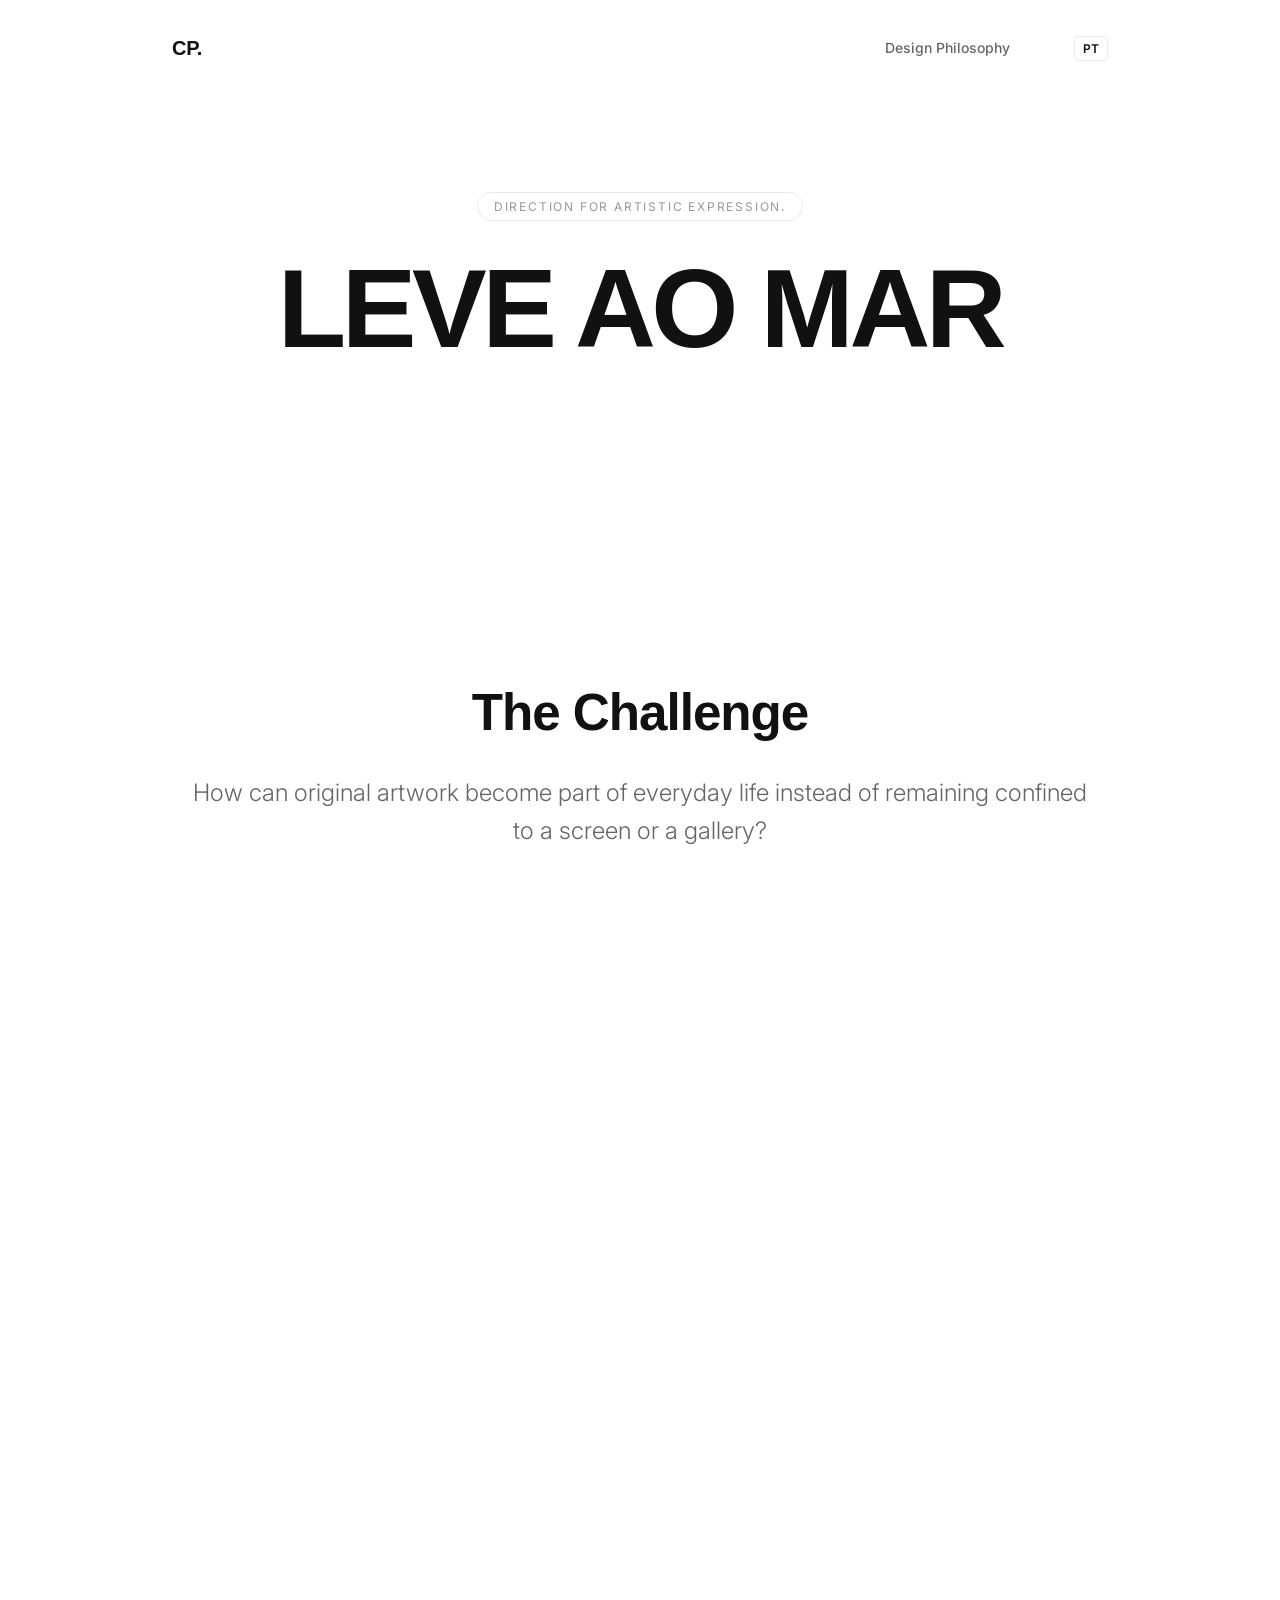
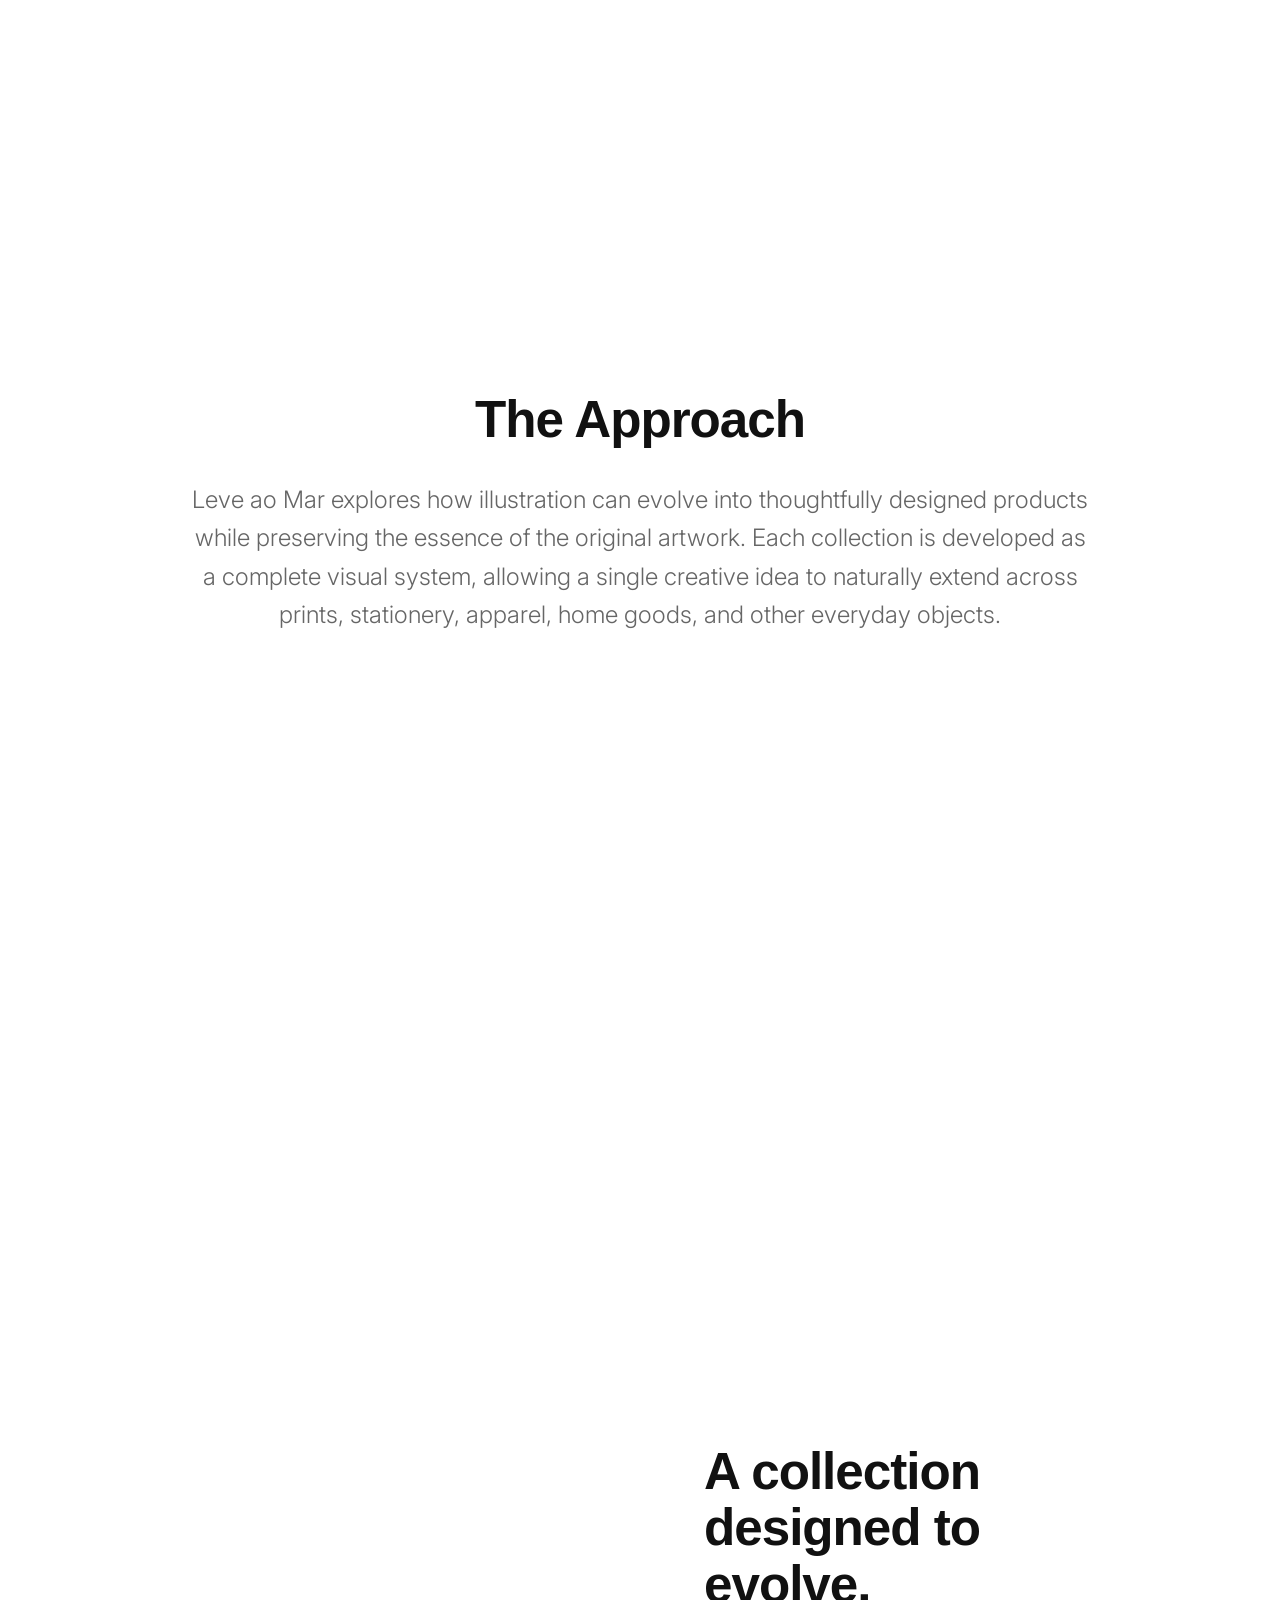
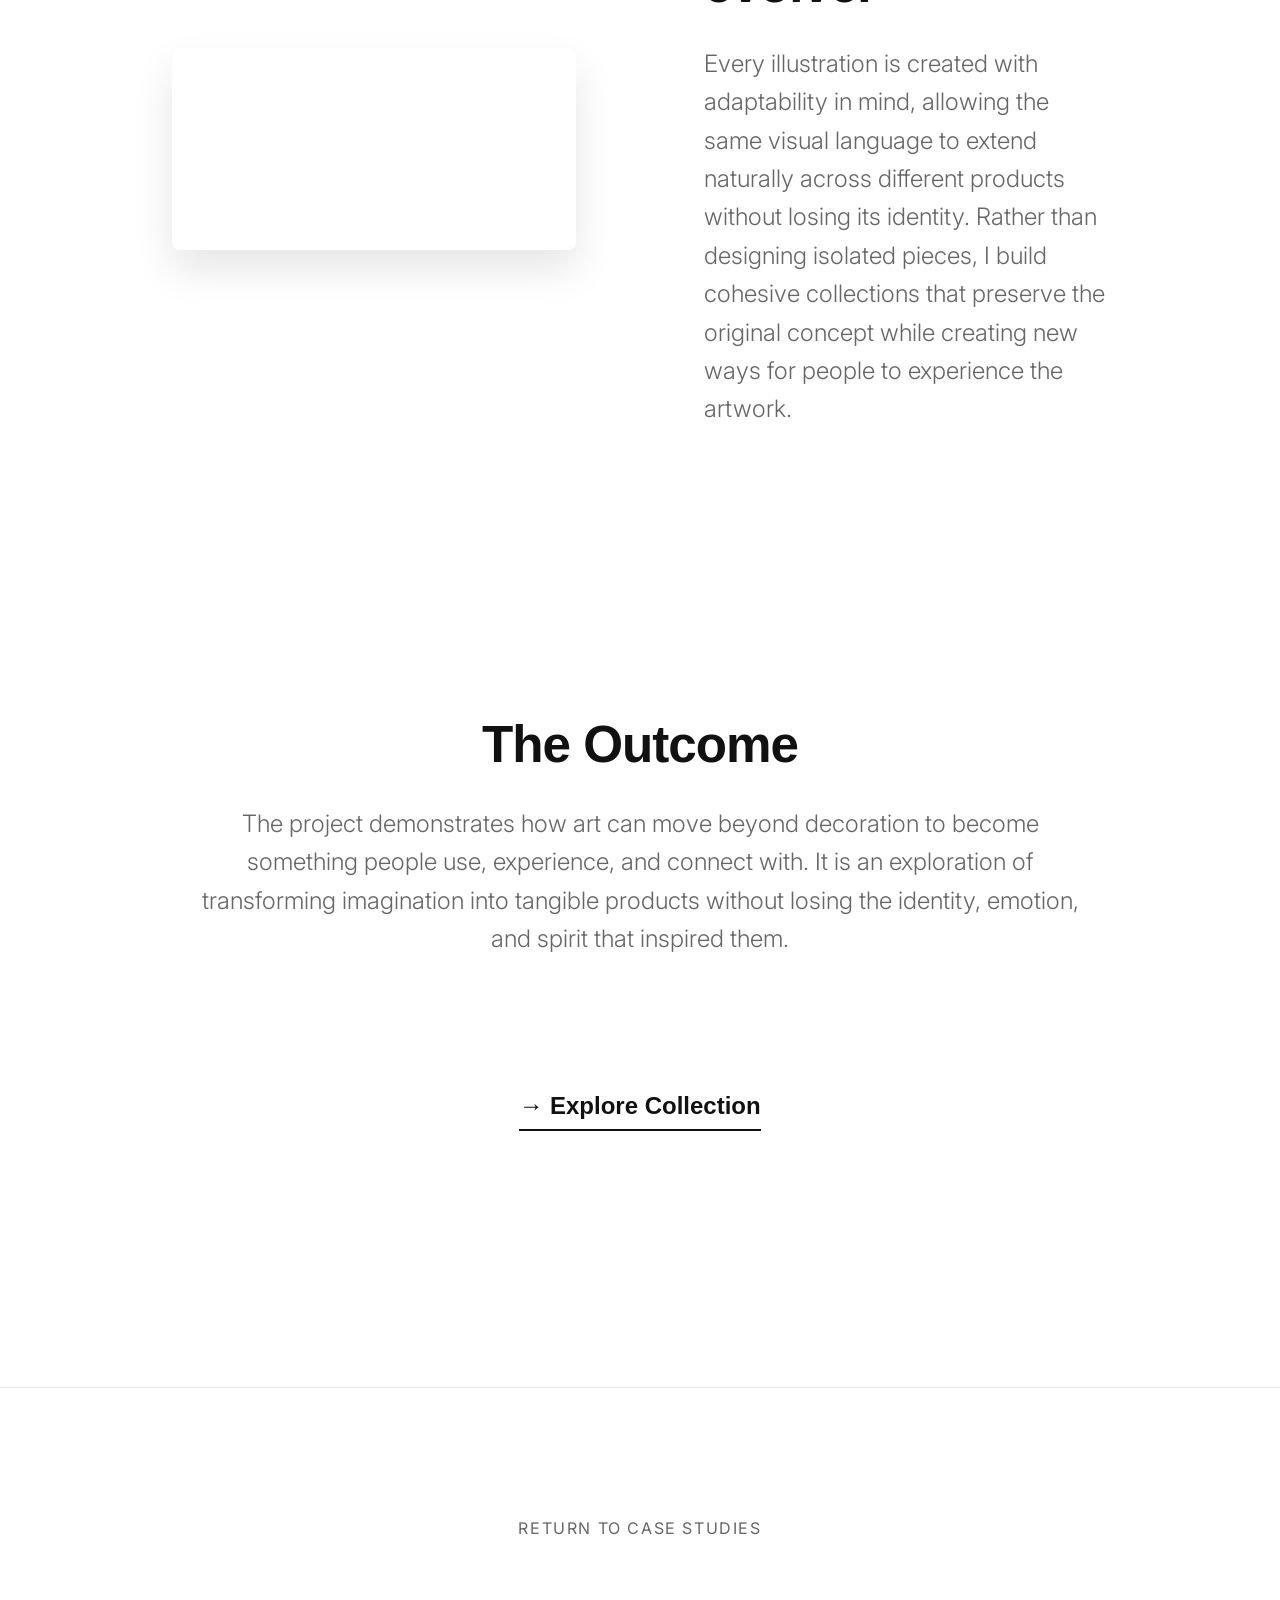
<file: cases-leve.html>
<!DOCTYPE html>
<html lang="en">
<head>
  <meta charset="UTF-8">
  <meta name="viewport" content="width=device-width, initial-scale=1.0">
  <title>Leve ao Mar - Cintia Pettersen</title>
  <meta name="description" content="Leve ao Mar: an art and product collection inspired by Rio de Janeiro, from illustration and creative direction to an automated print-on-demand e-commerce.">
  <link rel="canonical" href="https://www.cintiapettersen.com/cases-leve.html">
  <link rel="icon" href="favicon.ico?v=3" sizes="any">
  <link rel="icon" type="image/svg+xml" href="assets/favicon.svg?v=3">
  <link rel="icon" type="image/png" sizes="32x32" href="assets/favicon-32.png?v=3">
  <link rel="icon" type="image/png" sizes="16x16" href="assets/favicon-16.png?v=3">
  <link rel="apple-touch-icon" href="assets/apple-touch-icon.png?v=3">
  <meta name="theme-color" content="#111111">
  <link rel="stylesheet" href="css/index.css">
  <style>
    /* Leve ao Mar Custom Aesthetic: Dynamic Gallery */
    body {
      background-color: #FFFFFF; /* Crisp white gallery wall */
      color: #111111;
    }

    /* Hero Section */
    .leve-hero {
      min-height: 50vh;
      display: flex;
      flex-direction: column;
      justify-content: center;
      align-items: center;
      text-align: center;
      padding: var(--space-7) var(--space-4) var(--space-5);
    }

    .leve-tag {
      font-size: 0.75rem;
      text-transform: uppercase;
      letter-spacing: 0.15em;
      color: var(--text-tertiary);
      margin-bottom: var(--space-4);
      border: 1px solid var(--border-color);
      padding: 0.25rem 1rem;
      border-radius: 100px;
    }

    .leve-title {
      font-size: clamp(4rem, 10vw, 7rem);
      font-family: var(--font-display);
      font-weight: 900;
      letter-spacing: -0.04em;
      line-height: 1;
      margin-bottom: var(--space-6);
      text-transform: uppercase;
    }

    /* Content Layout */
    .leve-section {
      padding-top: var(--space-6);
      padding-bottom: var(--space-6);
    }

    .leve-text-block {
      max-width: 900px;
      margin: 0 auto;
      text-align: center;
    }

    .leve-heading {
      font-size: clamp(2rem, 4vw, 3.5rem);
      font-family: var(--font-display);
      font-weight: 700;
      letter-spacing: -0.02em;
      margin-bottom: var(--space-4);
      color: #111;
    }

    .leve-text {
      font-size: clamp(1.125rem, 2vw, 1.5rem);
      line-height: 1.6;
      color: var(--text-secondary);
      font-weight: 300;
      margin-bottom: var(--space-4);
    }

    /* Asymmetrical Gallery Grid */
    .leve-gallery {
      display: grid;
      grid-template-columns: repeat(12, 1fr);
      gap: var(--space-4);
      padding-top: var(--space-6);
      padding-bottom: var(--space-6);
      align-items: center;
    }

    .leve-img {
      width: 100%;
      height: auto;
      border-radius: 4px;
      transition: transform 0.6s cubic-bezier(0.2, 0.8, 0.2, 1);
    }

    .leve-img:hover {
      transform: scale(1.02);
    }

    /* Positioning the gallery items */
    .img-1 { grid-column: 1 / 8; }
    .img-2 { grid-column: 9 / 13; margin-top: 20%; }
    .img-3 { grid-column: 2 / 6; margin-top: -10%; z-index: 2; }
    .img-4 { grid-column: 6 / 12; }

    @media (max-width: 768px) {
      .leve-gallery {
        display: flex;
        flex-direction: column;
        gap: var(--space-4);
      }
      .img-2, .img-3 { margin-top: 0; }
    }

    /* Video Split Section */
    .leve-video-split {
      display: grid;
      grid-template-columns: 1fr 1fr;
      gap: var(--space-6);
      align-items: center;
      padding-top: var(--space-6);
      padding-bottom: var(--space-6);
    }

    .leve-video-wrapper video {
      width: 100%;
      height: auto;
      border-radius: 8px;
      box-shadow: 0 20px 40px rgba(0,0,0,0.1);
    }

    @media (max-width: 768px) {
      .leve-video-split {
        grid-template-columns: 1fr;
        text-align: center;
      }
      .leve-video-split .leve-text-block {
        text-align: center !important;
      }
    }

    /* External Link */
    .external-link-container {
      text-align: center;
      margin-top: var(--space-6);
      padding-bottom: var(--space-6);
    }

    .external-link {
      display: inline-block;
      font-size: 1.5rem;
      font-family: var(--font-display);
      font-weight: 600;
      color: #111;
      text-decoration: none;
      border-bottom: 2px solid #111;
      padding-bottom: 4px;
      transition: color 0.3s, border-color 0.3s;
    }

    .external-link:hover {
      color: #0070f3; /* Accent color */
      border-color: #0070f3;
    }

    /* Footer Back Link */
    .leve-footer {
      text-align: center;
      padding-top: var(--space-6);
      padding-bottom: var(--space-6);
      border-top: 1px solid var(--border-color);
    }

    .leve-back {
      font-size: 1rem;
      text-transform: uppercase;
      letter-spacing: 0.1em;
      color: var(--text-secondary);
      text-decoration: none;
      transition: color 0.3s;
    }
    .leve-back:hover {
      color: #111;
    }
  </style>
</head>
<body>

  <nav class="navbar">
    <div class="container nav-container">
      <a href="/" class="nav-logo">CP.</a>
      <ul class="nav-links">
        <li>
          <a href="about.html" data-lang="en">Design Philosophy</a>
          <a href="about.html" data-lang="pt">Filosofia de Design</a>
        </li>
        <li><button id="lang-toggle" class="lang-toggle-btn">PT</button></li>
      </ul>
    </div>
  </nav>

  <main>
    <!-- Hero -->
    <section class="leve-hero reveal">
      <div class="leve-tag" data-lang="en">Direction for artistic expression.</div>
      <div class="leve-tag" data-lang="pt">Direção para expressão artística.</div>
      <h1 class="leve-title">Leve ao Mar</h1>
    </section>

    <!-- Challenge -->
    <section class="container leve-section reveal delay-1">
      <div class="leve-text-block">
        <h2 class="leve-heading" data-lang="en">The Challenge</h2>
        <h2 class="leve-heading" data-lang="pt">O Desafio</h2>
        <p class="leve-text" data-lang="en">
          How can original artwork become part of everyday life instead of remaining confined to a screen or a gallery?
        </p>
        <p class="leve-text" data-lang="pt">
          Como a arte original pode fazer parte da vida cotidiana em vez de ficar confinada a uma tela ou galeria?
        </p>
      </div>
    </section>

    <!-- Lookbook Gallery 1 (Now Video) -->
    <section class="container reveal" style="text-align: center; padding-top: var(--space-4); padding-bottom: var(--space-6);">
      <video autoplay loop muted playsinline style="max-width: 900px; width: 100%; aspect-ratio: 1.15 / 1; object-fit: cover; border-radius: 8px; background-color: #fff;">
        <source src="assets/images/Leve ao Mar/Abstract_art_covers_organic_anim…_202607181546.mp4" type="video/mp4">
      </video>
    </section>

    <!-- Approach -->
    <section class="container leve-section reveal" style="padding-top: var(--space-4); padding-bottom: var(--space-4);">
      <div class="leve-text-block">
        <h2 class="leve-heading" data-lang="en">The Approach</h2>
        <h2 class="leve-heading" data-lang="pt">A Abordagem</h2>
        <p class="leve-text" data-lang="en">
          Leve ao Mar explores how illustration can evolve into thoughtfully designed products while preserving the essence of the original artwork. Each collection is developed as a complete visual system, allowing a single creative idea to naturally extend across prints, stationery, apparel, home goods, and other everyday objects.
        </p>
        <p class="leve-text" data-lang="pt">
          Leve ao Mar explora como a ilustração pode evoluir para produtos cuidadosamente desenhados, preservando a essência da obra original. Cada coleção é desenvolvida como um sistema visual completo, permitindo que uma única ideia criativa se estenda naturalmente para estampas, papelaria, vestuário, artigos para casa e outros objetos do dia a dia.
        </p>
      </div>
    </section>

    <!-- Single Video Gallery -->
    <section class="container reveal" style="text-align: center; padding-top: var(--space-4); padding-bottom: var(--space-6);">
      <video autoplay loop muted playsinline style="max-width: 900px; width: 100%; border-radius: 8px;">
        <source src="assets/images/Leve ao Mar/Living_room_with_framed_illustra…_202607181448.mp4" type="video/mp4">
      </video>
    </section>

    <!-- Video Split Section -->
    <section class="container leve-video-split reveal">
      <div class="leve-video-wrapper">
        <video autoplay loop muted playsinline>
          <source src="assets/images/Premium_product_gallery_video_202607181424.mp4" type="video/mp4">
        </video>
      </div>
      <div class="leve-text-block" style="text-align: left; margin: 0; max-width: none;">
        <h2 class="leve-heading" data-lang="en">A collection designed to evolve.</h2>
        <h2 class="leve-heading" data-lang="pt">Uma coleção desenhada para evoluir.</h2>
        <p class="leve-text" data-lang="en">
          Every illustration is created with adaptability in mind, allowing the same visual language to extend naturally across different products without losing its identity. Rather than designing isolated pieces, I build cohesive collections that preserve the original concept while creating new ways for people to experience the artwork.
        </p>
        <p class="leve-text" data-lang="pt">
          Cada ilustração é criada com a adaptabilidade em mente, permitindo que a mesma linguagem visual se estenda naturalmente por diferentes produtos sem perder a sua identidade. Em vez de criar peças isoladas, construo coleções coesas que preservam o conceito original, criando novas formas para que as pessoas vivenciem a arte.
        </p>
      </div>
    </section>

    <!-- Outcome -->
    <section class="container leve-section reveal">
      <div class="leve-text-block">
        <h2 class="leve-heading" data-lang="en">The Outcome</h2>
        <h2 class="leve-heading" data-lang="pt">O Resultado</h2>
        <p class="leve-text" data-lang="en">
          The project demonstrates how art can move beyond decoration to become something people use, experience, and connect with. It is an exploration of transforming imagination into tangible products without losing the identity, emotion, and spirit that inspired them.
        </p>
        <p class="leve-text" data-lang="pt">
          O projeto demonstra como a arte pode ir além da decoração para se tornar algo que as pessoas usam, vivenciam e com o qual se conectam. É uma exploração sobre transformar a imaginação em produtos tangíveis sem perder a identidade, a emoção e o espírito que a inspirou.
        </p>
      </div>
      
      <!-- External Link -->
      <div class="external-link-container reveal delay-1">
        <a href="https://leveaomar.com" target="_blank" rel="noopener noreferrer" class="external-link" data-lang="en">→ Explore Collection</a>
        <a href="https://leveaomar.com" target="_blank" rel="noopener noreferrer" class="external-link" data-lang="pt">→ Explorar Coleção</a>
      </div>
    </section>

    <!-- Footer -->
    <footer class="leve-footer reveal">
      <a href="cases.html" class="leve-back" data-lang="en">Return to Case Studies</a>
      <a href="cases.html" class="leve-back" data-lang="pt">Voltar para Estudos de Caso</a>
    </footer>
  </main>

  <script src="js/main.js"></script>
</body>
</html>
</file>
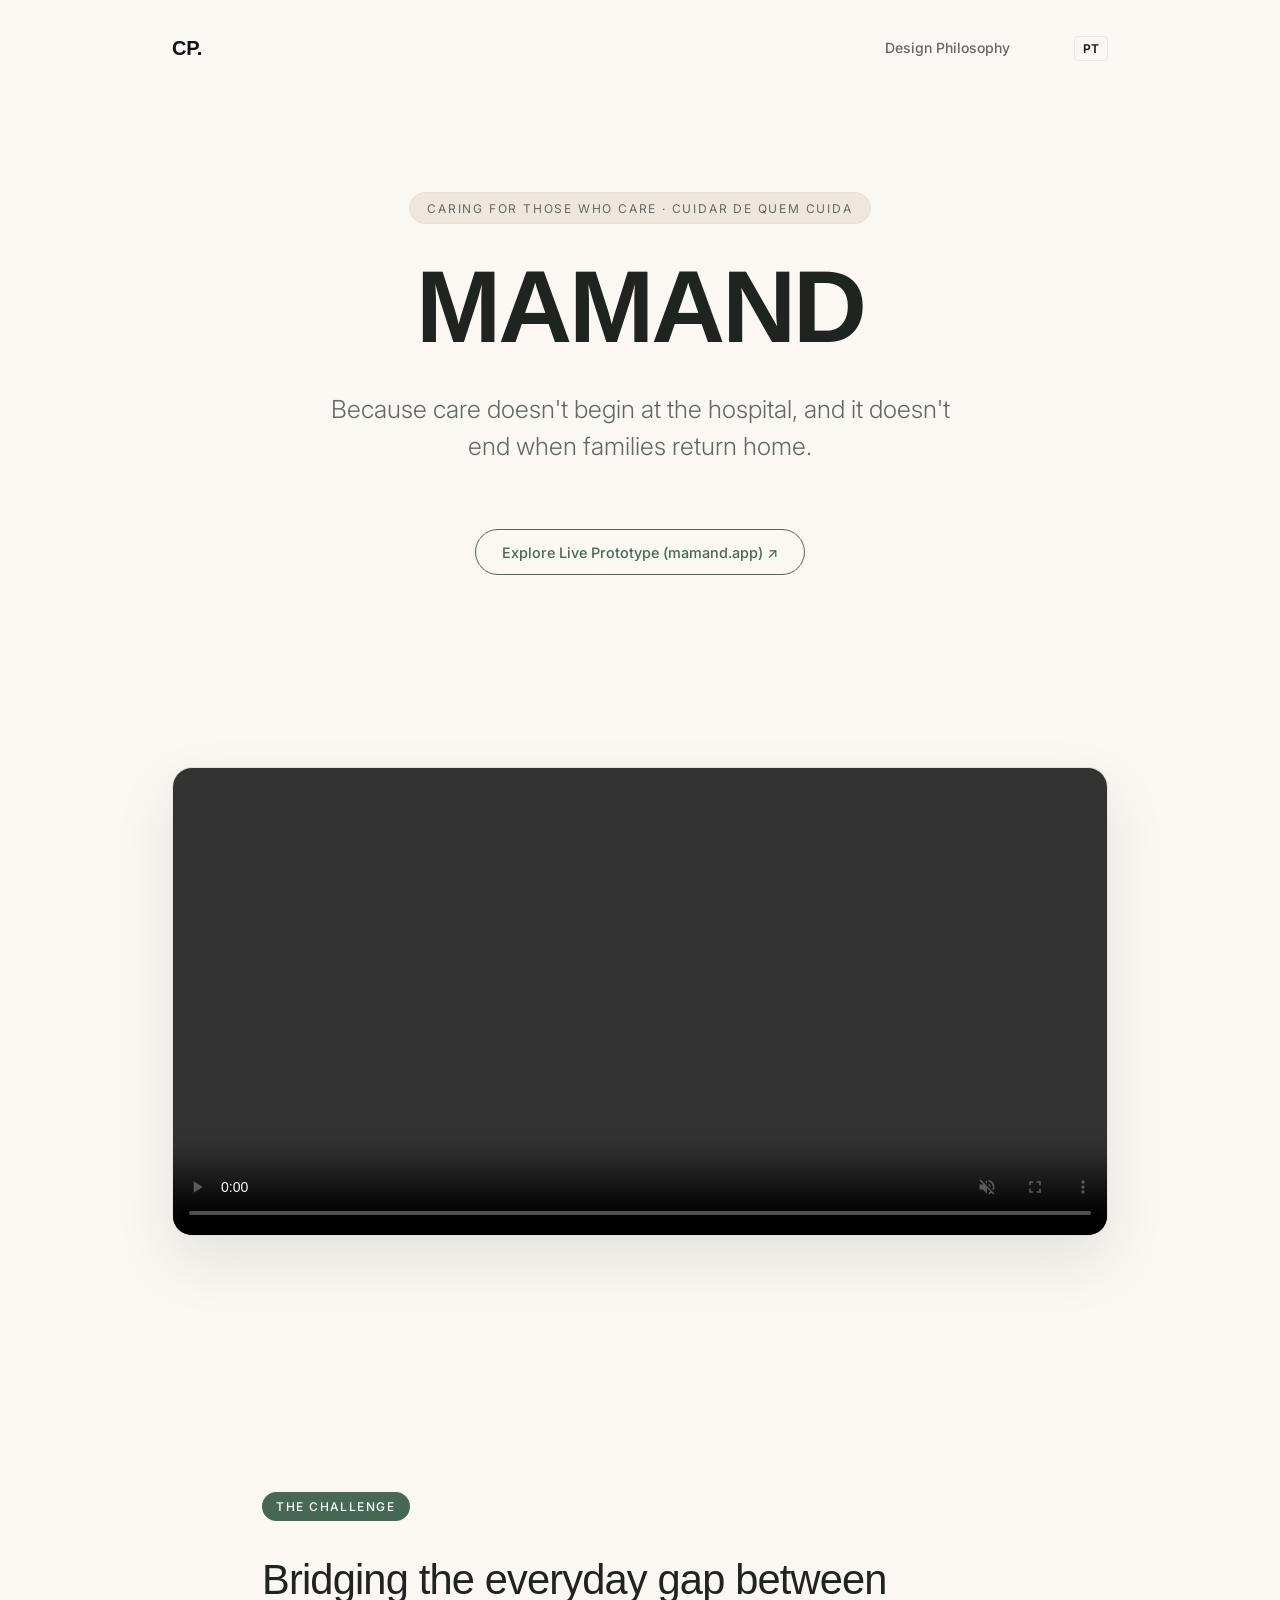
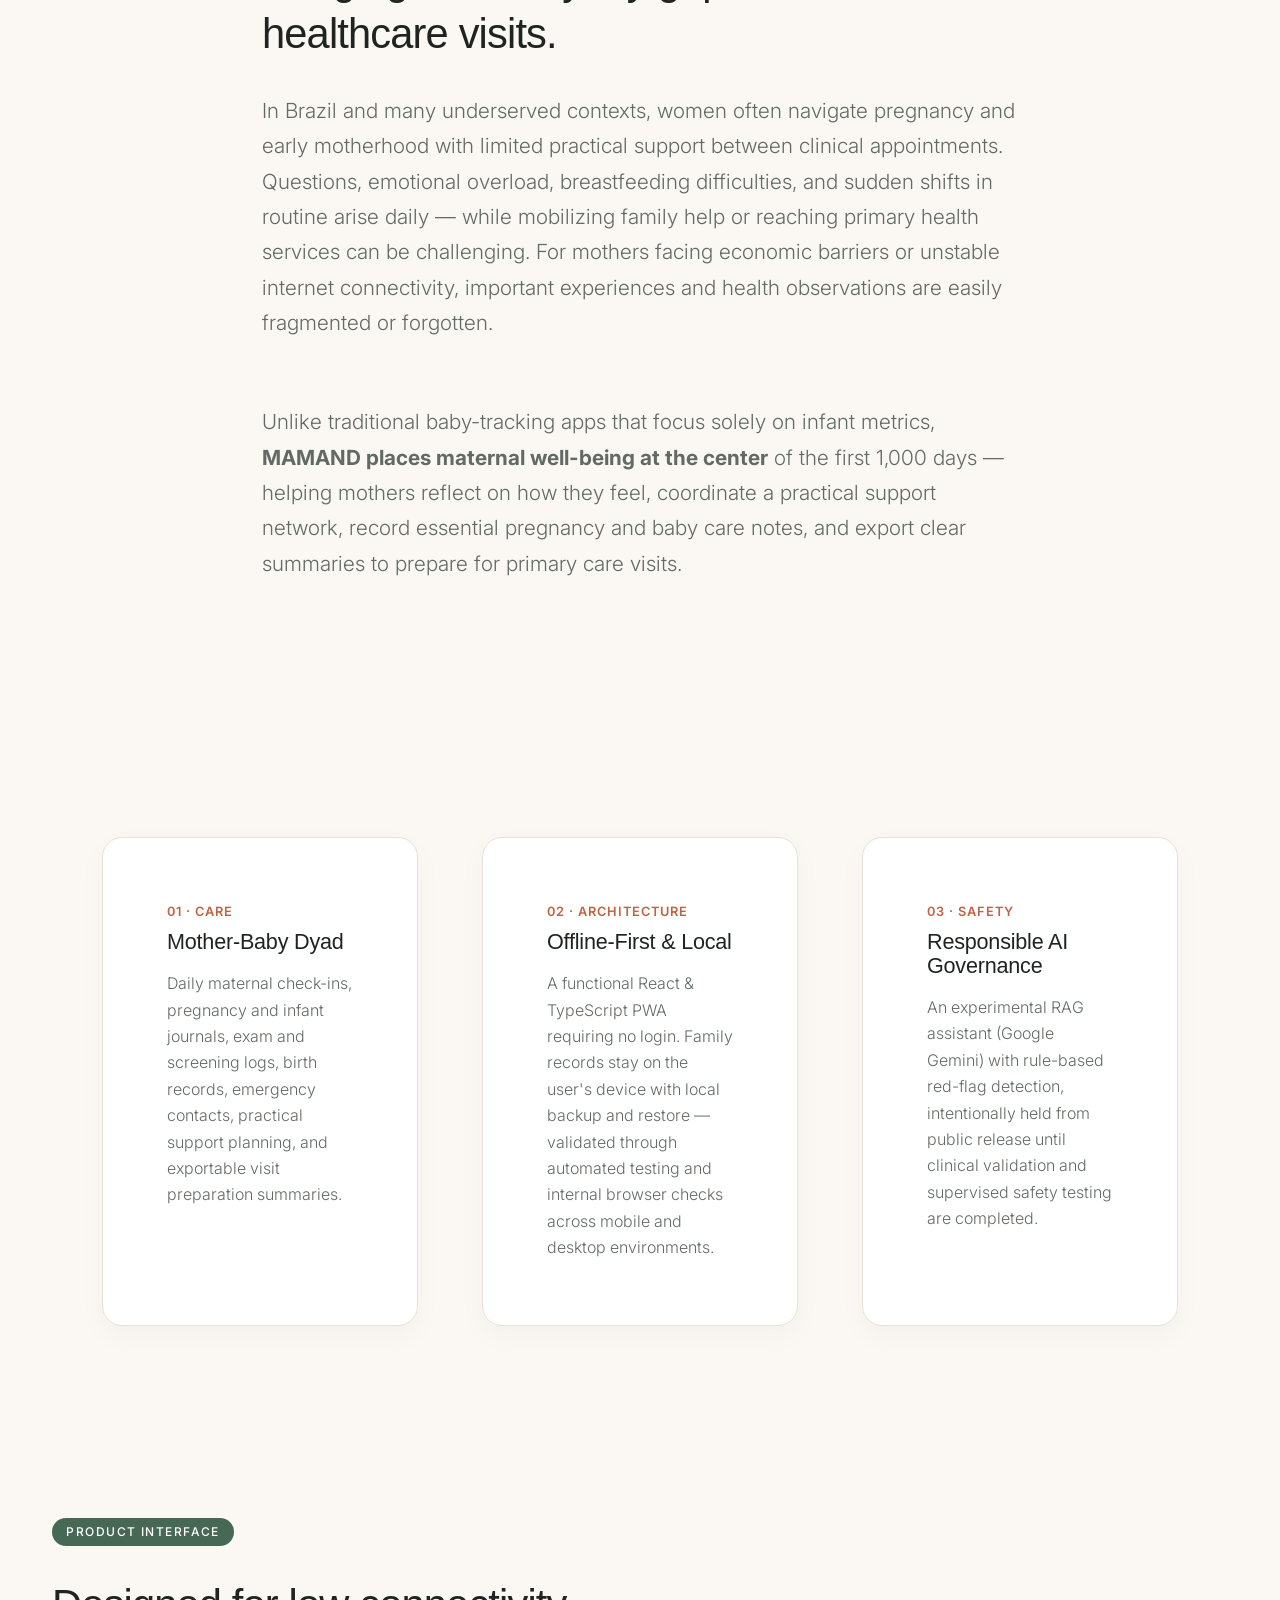
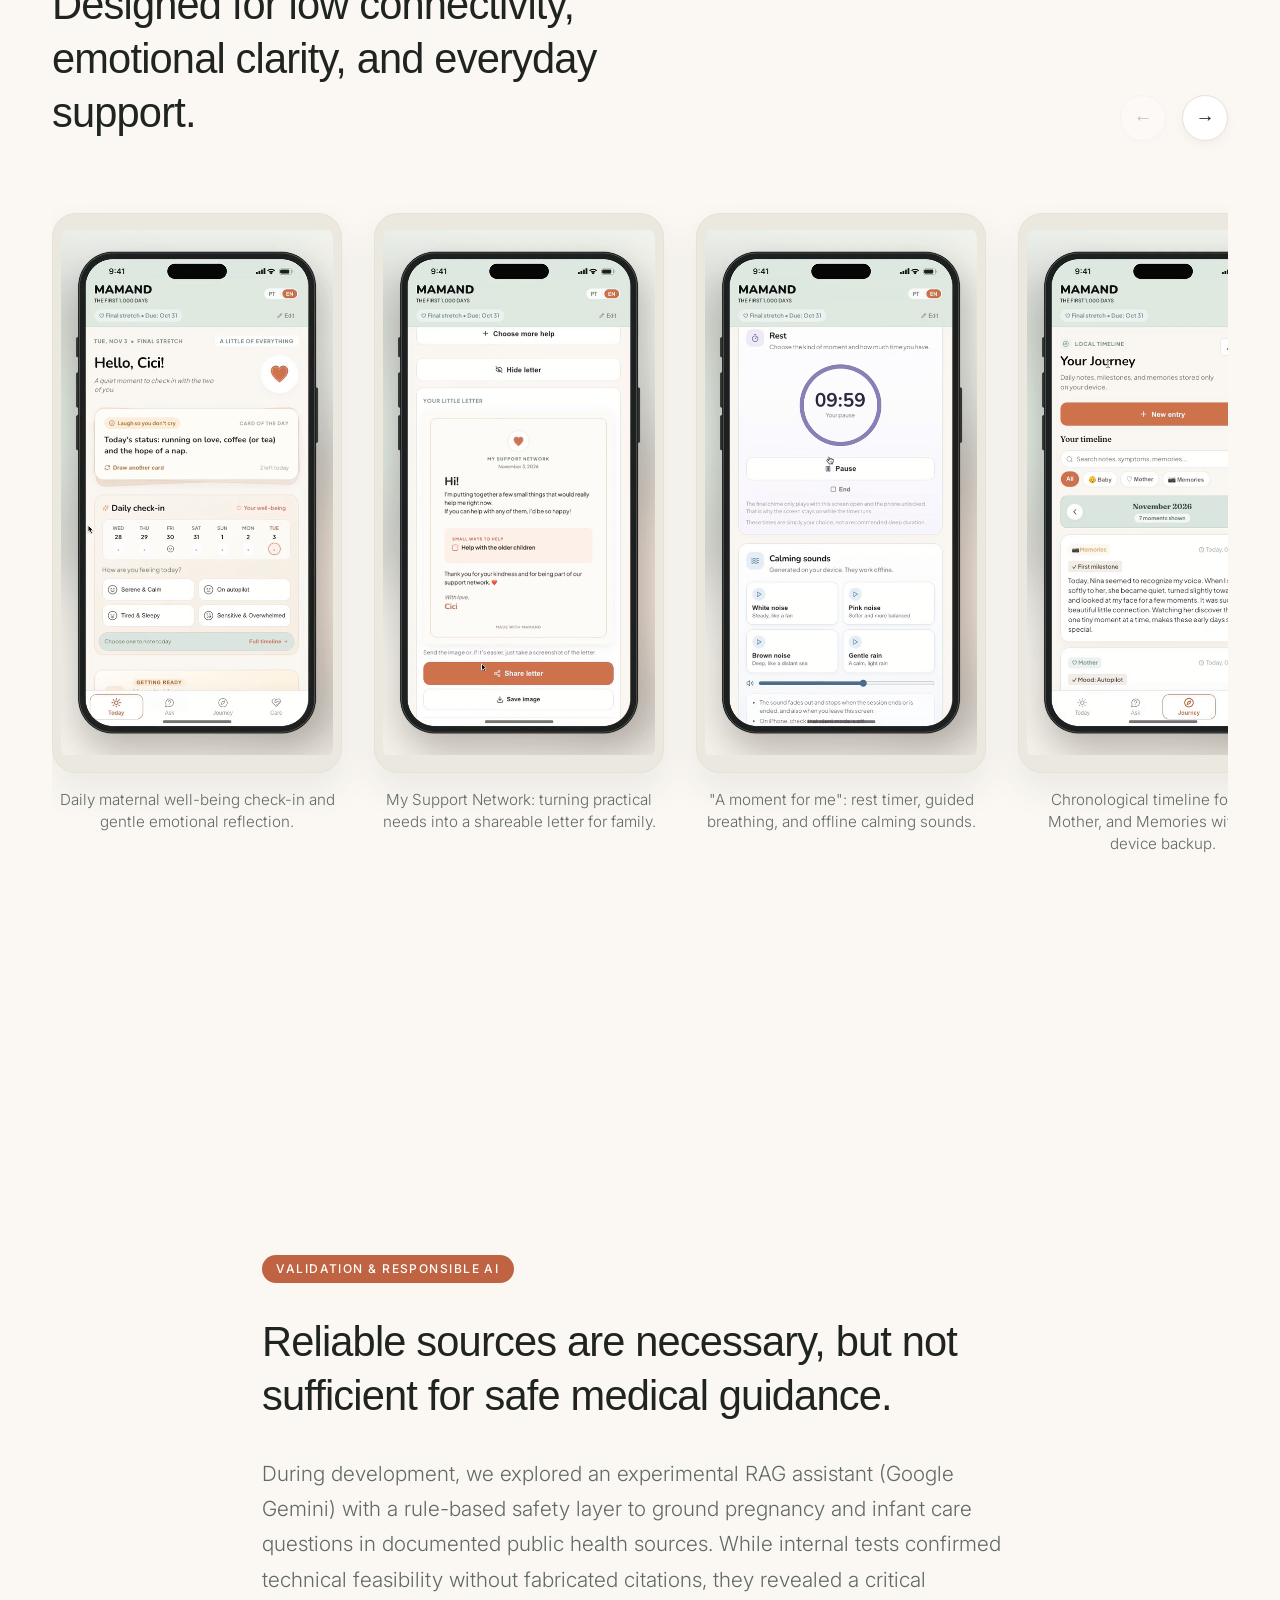
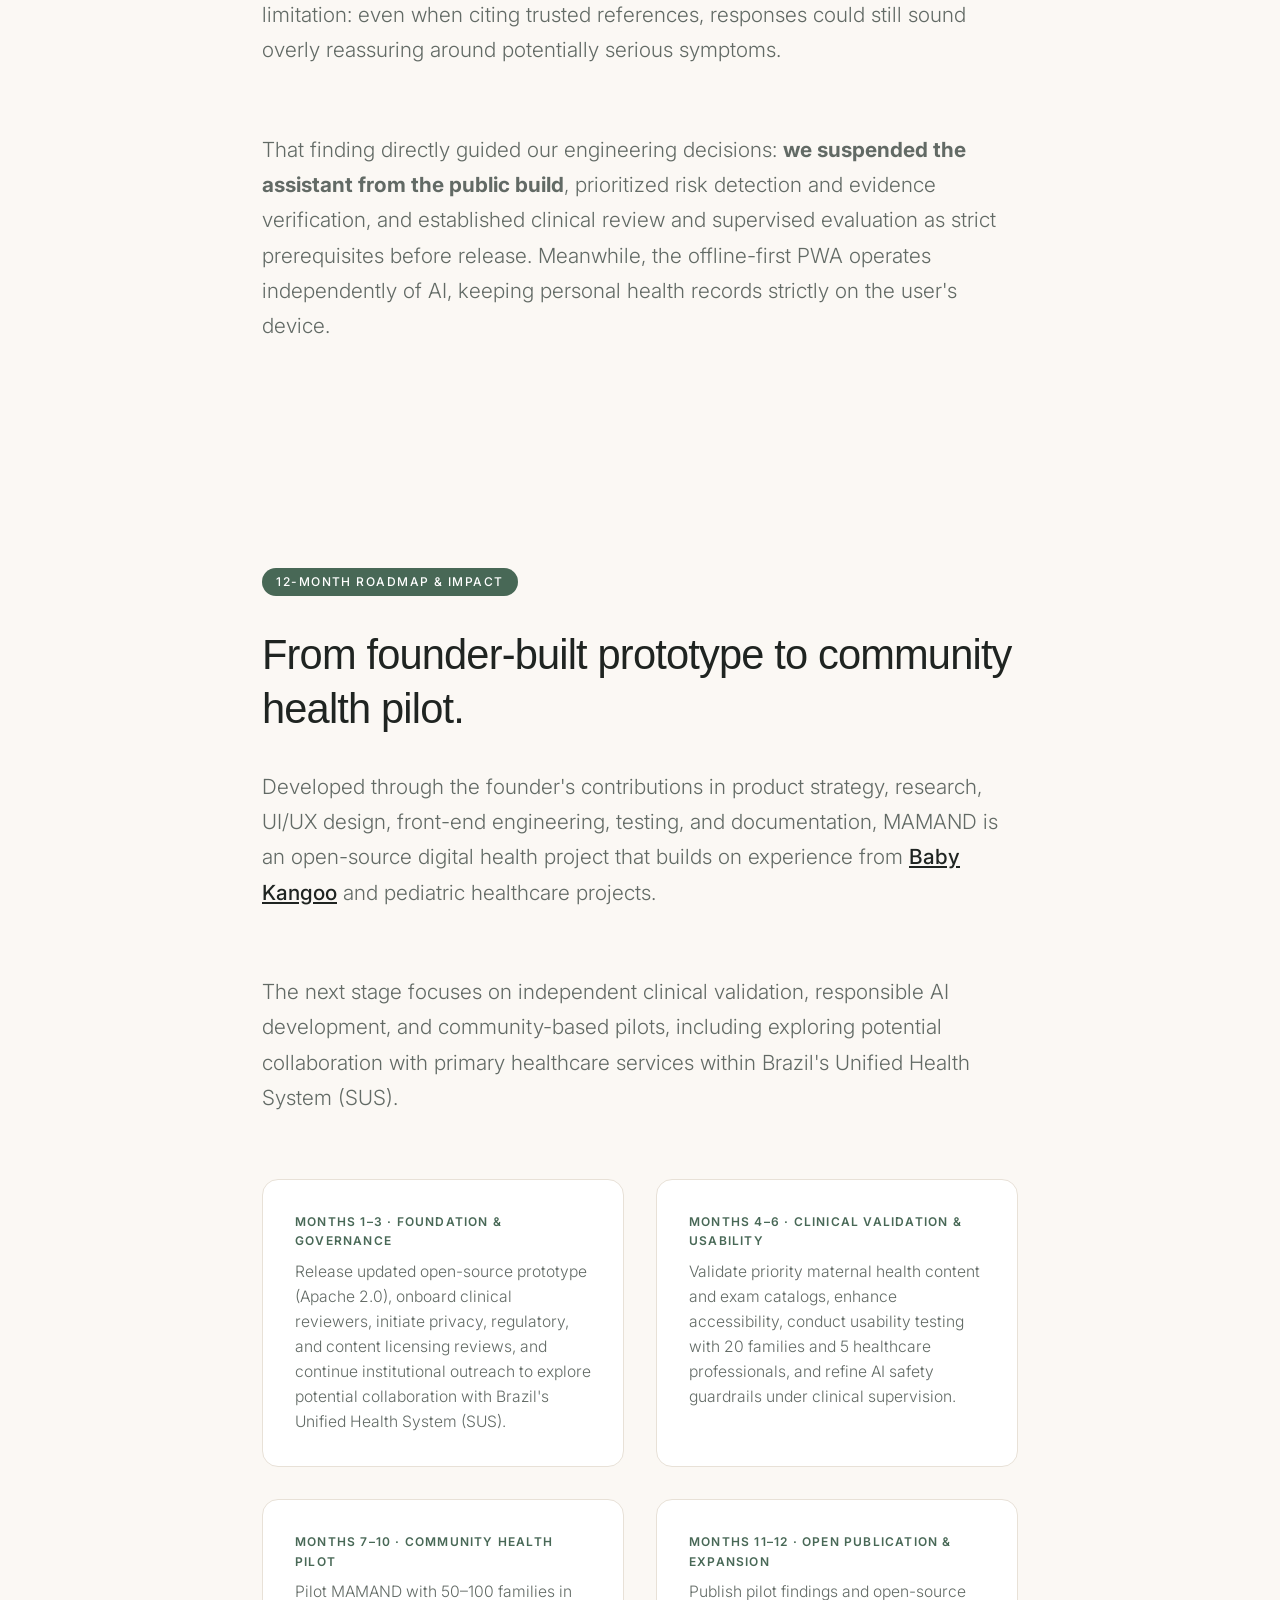
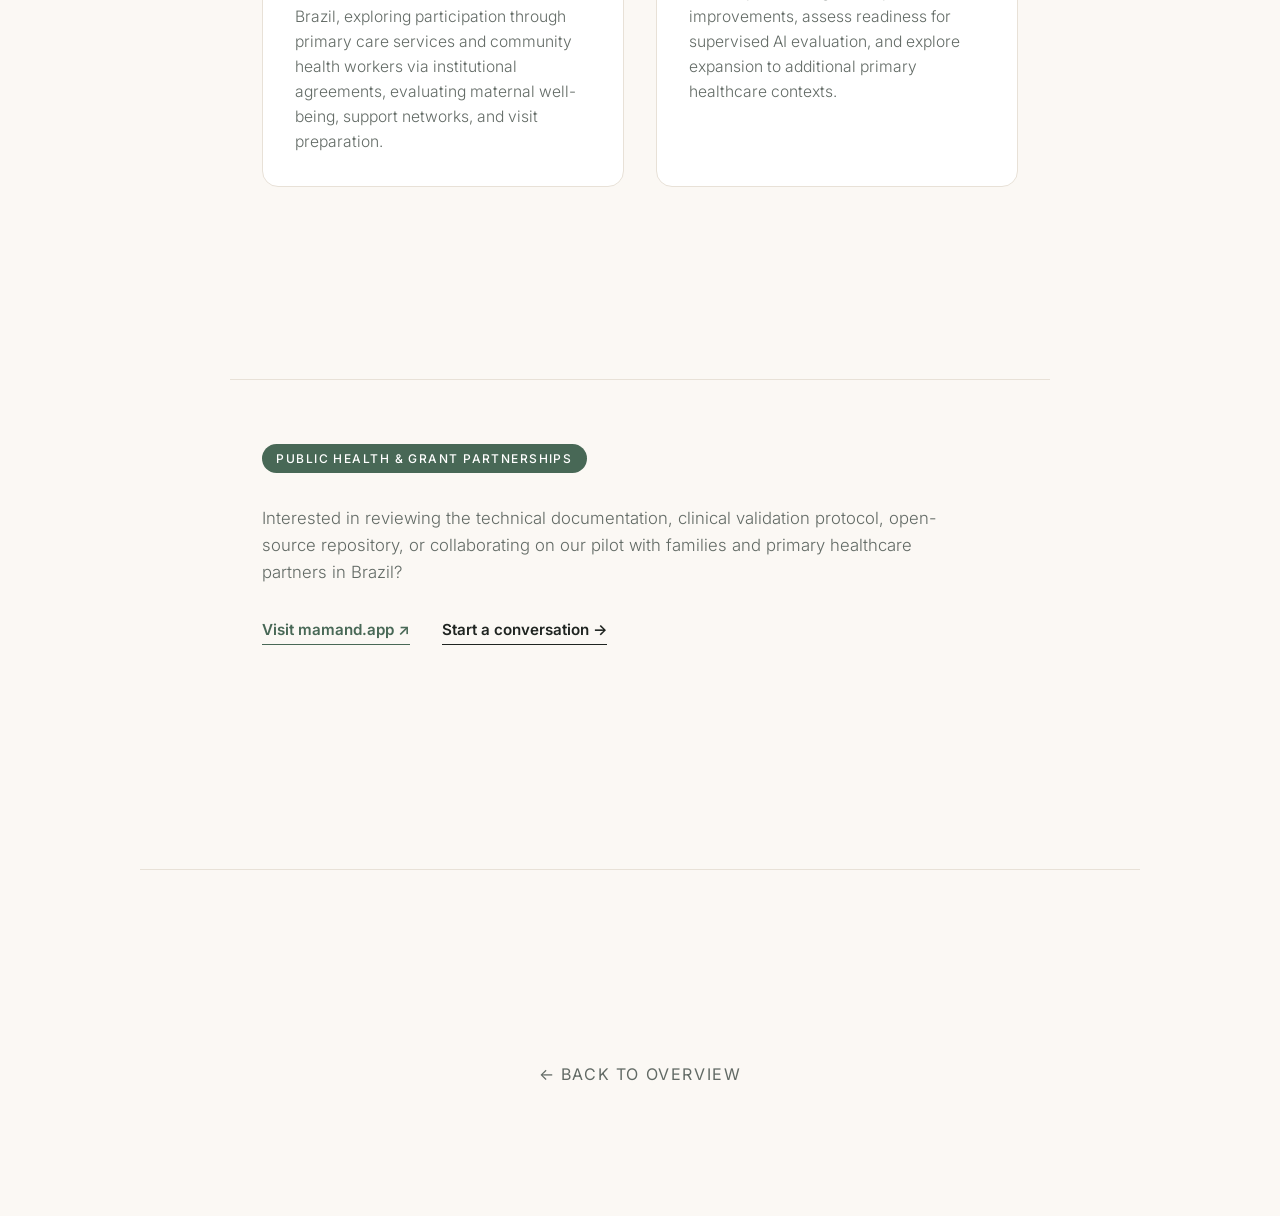
<file: cases-mamand.html>
<!DOCTYPE html>
<html lang="en">
<head>
  <meta charset="UTF-8">
  <meta name="viewport" content="width=device-width, initial-scale=1.0">
  <title>MAMAND - Cintia Pettersen</title>
  <meta name="description" content="MAMAND: An open-source, offline-first digital companion supporting maternal well-being and infant care across the first 1,000 days. Designed and built by Cintia Pettersen.">
  <meta property="og:title" content="MAMAND — Maternal &amp; Infant Health Companion | Cintia Pettersen">
  <meta property="og:description" content="Open-source, offline-first Progressive Web App supporting the mother-baby dyad during the first 1,000 days, bridging daily care and primary healthcare services.">
  <meta property="og:image" content="https://www.cintiapettersen.com/assets/images/mamand/Screenshots_MAMAND_01_Today.png">
  <meta property="og:url" content="https://www.cintiapettersen.com/cases-mamand.html">
  <meta property="og:type" content="article">
  <meta name="twitter:card" content="summary_large_image">
  <meta name="twitter:title" content="MAMAND — Maternal &amp; Infant Health Companion">
  <meta name="twitter:description" content="Open-source, offline-first PWA supporting maternal well-being and infant care across the first 1,000 days.">
  <meta name="twitter:image" content="https://www.cintiapettersen.com/assets/images/mamand/Screenshots_MAMAND_01_Today.png">
  <script type="application/ld+json">
  {
    "@context": "https://schema.org",
    "@type": "SoftwareApplication",
    "name": "MAMAND",
    "applicationCategory": "HealthApplication",
    "operatingSystem": "Web, iOS, Android (PWA)",
    "license": "https://www.apache.org/licenses/LICENSE-2.0",
    "creator": {
      "@type": "Person",
      "name": "Cintia Pettersen",
      "jobTitle": "Principal Product Designer & Founder",
      "url": "https://www.cintiapettersen.com"
    },
    "description": "Open-source, offline-first digital companion designed to support mothers and babies during the first 1,000 days of life, bridging everyday care and public health services."
  }
  </script>
  <link rel="canonical" href="https://www.cintiapettersen.com/cases-mamand.html">
  <link rel="icon" href="favicon.ico?v=3" sizes="any">
  <link rel="icon" type="image/svg+xml" href="assets/favicon.svg?v=3">
  <link rel="icon" type="image/png" sizes="32x32" href="assets/favicon-32.png?v=3">
  <link rel="icon" type="image/png" sizes="16x16" href="assets/favicon-16.png?v=3">
  <link rel="apple-touch-icon" href="assets/apple-touch-icon.png?v=3">
  <meta name="theme-color" content="#FBF8F4">
  <link rel="stylesheet" href="css/index.css">
  <style>
    :root {
      --mm-bg: #FBF8F4;
      --mm-text: #1F2421;
      --mm-muted: #626A65;
      --mm-border: #E8E1D7;
      --mm-accent: #C06342;
      --mm-sage: #486856;
      --mm-tag-bg: #EFE7DD;
    }

    body {
      background-color: var(--mm-bg);
      color: var(--mm-text);
    }

    .navbar {
      background-color: rgba(251, 248, 244, 0.9);
      backdrop-filter: blur(12px);
    }

    .case-detail-header {
      padding-top: var(--space-7);
      padding-bottom: var(--space-5);
      text-align: center;
    }

    .case-tag {
      font-size: 0.75rem;
      text-transform: uppercase;
      letter-spacing: 0.15em;
      color: var(--mm-muted);
      margin-bottom: var(--space-4);
      display: inline-block;
      border: 1px solid var(--mm-border);
      background-color: var(--mm-tag-bg);
      padding: 0.35rem 1.1rem;
      border-radius: 100px;
    }

    .case-detail-title {
      font-size: clamp(3.5rem, 8vw, 6.5rem);
      line-height: 1;
      letter-spacing: -0.03em;
      font-weight: 600;
      margin-bottom: var(--space-4);
      color: var(--mm-text);
    }

    .case-subtitle {
      font-size: clamp(1.2rem, 2.2vw, 1.55rem);
      color: var(--mm-muted);
      max-width: 44ch;
      margin: 0 auto var(--space-5);
      line-height: 1.5;
      font-weight: 300;
    }

    /* Meta Pills Row */
    .meta-pills {
      display: flex;
      flex-wrap: wrap;
      justify-content: center;
      gap: 0.6rem;
      max-width: 780px;
      margin: 0 auto;
    }

    .meta-pill {
      font-size: 0.75rem;
      font-weight: 500;
      letter-spacing: 0.04em;
      color: var(--mm-text);
      background: #FFFFFF;
      border: 1px solid var(--mm-border);
      padding: 0.4rem 0.95rem;
      border-radius: 100px;
    }

    /* Video Hero */
    .video-hero-wrapper {
      max-width: 1100px;
      margin: var(--space-6) auto;
      border-radius: 20px;
      overflow: hidden;
      box-shadow: 0 25px 60px rgba(31, 36, 33, 0.1);
      border: 1px solid var(--mm-border);
      background-color: #EAE8DF;
      position: relative;
    }

    .video-hero-wrapper video {
      width: 100%;
      height: auto;
      display: block;
      object-fit: cover;
    }

    /* Story Section */
    .story-thread {
      max-width: 820px;
      margin: 0 auto;
      padding: var(--space-6) var(--space-4);
    }

    .story-label {
      font-size: 0.75rem;
      text-transform: uppercase;
      letter-spacing: 0.12em;
      color: #FFFFFF;
      background-color: var(--mm-sage);
      display: inline-block;
      padding: 0.3rem 0.9rem;
      border-radius: 100px;
      font-weight: 500;
      margin-bottom: var(--space-4);
    }

    .story-label.terracotta {
      background-color: var(--mm-accent);
    }

    .story-h2 {
      font-size: clamp(1.75rem, 4vw, 2.6rem);
      font-weight: 500;
      letter-spacing: -0.02em;
      line-height: 1.3;
      color: var(--mm-text);
      margin-bottom: var(--space-4);
    }

    .story-p {
      font-size: clamp(1.125rem, 1.9vw, 1.3rem);
      font-weight: 300;
      line-height: 1.7;
      color: var(--mm-muted);
      margin-bottom: var(--space-5);
      max-width: 68ch;
    }

    /* Grid Highlights */
    .highlight-section {
      max-width: 1140px;
      margin: var(--space-5) auto;
      padding: 0 var(--space-4);
    }

    .highlight-grid {
      display: grid;
      grid-template-columns: repeat(3, 1fr);
      gap: var(--space-5);
    }

    .highlight-card {
      background: #FFFFFF;
      border: 1px solid var(--mm-border);
      border-radius: 20px;
      padding: var(--space-5);
      box-shadow: 0 10px 30px rgba(0,0,0,0.03);
      display: flex;
      flex-direction: column;
    }

    .highlight-num {
      font-size: 0.8rem;
      font-weight: 600;
      color: var(--mm-accent);
      letter-spacing: 0.08em;
      margin-bottom: var(--space-2);
      text-transform: uppercase;
    }

    .highlight-title {
      font-size: 1.35rem;
      font-weight: 500;
      margin-bottom: var(--space-3);
      color: var(--mm-text);
      letter-spacing: -0.01em;
    }

    .highlight-desc {
      font-size: 1rem;
      color: var(--mm-muted);
      line-height: 1.65;
      font-weight: 300;
      margin-bottom: 0;
    }

    /* Roadmap 4-Column / 2x2 Grid */
    .roadmap-grid {
      display: grid;
      grid-template-columns: repeat(2, 1fr);
      gap: var(--space-4);
      margin-top: var(--space-4);
    }

    .roadmap-card {
      background: #FFFFFF;
      border: 1px solid var(--mm-border);
      border-radius: 16px;
      padding: var(--space-4);
    }

    .roadmap-phase {
      font-size: 0.75rem;
      font-weight: 600;
      text-transform: uppercase;
      letter-spacing: 0.1em;
      color: var(--mm-sage);
      margin-bottom: var(--space-2);
    }

    .roadmap-text {
      font-size: 0.98rem;
      color: var(--mm-muted);
      line-height: 1.6;
      font-weight: 300;
      margin-bottom: 0;
    }

    @media (max-width: 860px) {
      .highlight-grid,
      .roadmap-grid {
        grid-template-columns: 1fr;
        gap: var(--space-4);
      }
    }

    /* Carousel for App Screens */
    .carousel-section {
      max-width: 1240px;
      margin: var(--space-7) auto;
      padding: 0 var(--space-4);
      position: relative;
    }

    .carousel-header {
      display: flex;
      justify-content: space-between;
      align-items: flex-end;
      margin-bottom: var(--space-5);
      gap: var(--space-4);
    }

    .carousel-header-text {
      max-width: 650px;
    }

    .carousel-nav-controls {
      display: flex;
      gap: var(--space-3);
      flex-shrink: 0;
    }

    .carousel-btn {
      width: 46px;
      height: 46px;
      border-radius: 50%;
      border: 1px solid var(--mm-border);
      background: #FFFFFF;
      color: var(--mm-text);
      font-size: 1.2rem;
      cursor: pointer;
      display: inline-flex;
      align-items: center;
      justify-content: center;
      transition: all 0.25s ease;
      box-shadow: 0 4px 12px rgba(0,0,0,0.04);
    }

    .carousel-btn:hover:not(:disabled) {
      background: var(--mm-sage);
      color: #FFFFFF;
      border-color: var(--mm-sage);
    }

    .carousel-btn:disabled {
      opacity: 0.25;
      cursor: default;
      pointer-events: none;
    }

    .carousel {
      position: relative;
      width: 100%;
    }

    .carousel-track {
      display: flex;
      gap: var(--space-4);
      overflow-x: auto;
      scroll-snap-type: x mandatory;
      scroll-behavior: smooth;
      padding: var(--space-2) 4px var(--space-5) 4px;
      scrollbar-width: none;
      -ms-overflow-style: none;
    }

    .carousel-track::-webkit-scrollbar {
      display: none;
    }

    .carousel-item {
      flex: 0 0 auto;
      width: clamp(260px, 25vw, 290px);
      display: flex;
      flex-direction: column;
      align-items: center;
      scroll-snap-align: start;
    }

    .carousel-img-frame {
      width: 100%;
      height: 560px;
      display: flex;
      align-items: center;
      justify-content: center;
      border-radius: 24px;
      background: #EAE8DF;
      border: 1px solid var(--mm-border);
      box-shadow: 0 16px 36px rgba(35, 50, 42, 0.08);
      overflow: hidden;
      padding: 8px;
    }

    .carousel-img-frame img {
      width: 100%;
      height: 100%;
      object-fit: contain;
      display: block;
      border-radius: 18px;
    }

    .carousel-item-caption {
      margin-top: var(--space-3);
      font-size: 0.95rem;
      color: var(--mm-muted);
      text-align: center;
      line-height: 1.45;
      max-width: 95%;
    }

    /* Footer */
    .case-footer {
      text-align: center;
      padding: var(--space-7) 0 var(--space-6);
      border-top: 1px solid var(--mm-border);
      margin-top: var(--space-7);
    }

    .case-footer-link {
      font-size: 1rem;
      text-transform: uppercase;
      letter-spacing: 0.1em;
      color: var(--mm-muted);
      text-decoration: none;
      transition: color 0.3s;
    }

    .case-footer-link:hover {
      color: var(--mm-text);
    }
  </style>
</head>
<body>

  <nav class="navbar">
    <div class="container nav-container">
      <a href="/" class="nav-logo">CP.</a>
      <ul class="nav-links">
        <li>
          <a href="about.html" data-lang="en">Design Philosophy</a>
          <a href="about.html" data-lang="pt">Filosofia de Design</a>
        </li>
        <li><button id="lang-toggle" class="lang-toggle-btn">PT</button></li>
      </ul>
    </div>
  </nav>

  <main>
    <!-- Header -->
    <header class="container case-detail-header reveal">
      <div class="case-tag" data-lang="en">Caring for those who care &middot; Cuidar de quem cuida</div>
      <div class="case-tag" data-lang="pt">Cuidar de quem cuida</div>

      <h1 class="case-detail-title">MAMAND</h1>

      <p class="case-subtitle" data-lang="en">Because care doesn't begin at the hospital, and it doesn't end when families return home.</p>
      <p class="case-subtitle" data-lang="pt">Porque o cuidado não começa no hospital e não termina quando a família volta para casa.</p>

      <div style="margin-top: var(--space-4);">
        <a href="https://mamand.app" target="_blank" rel="noopener noreferrer" class="btn btn-outline" style="border-color: var(--mm-sage); color: var(--mm-sage); border-radius: 100px; padding: 0.65rem 1.6rem; font-weight: 500;" data-lang="en">Explore Live Prototype (mamand.app) ↗</a>
        <a href="https://mamand.app" target="_blank" rel="noopener noreferrer" class="btn btn-outline" style="border-color: var(--mm-sage); color: var(--mm-sage); border-radius: 100px; padding: 0.65rem 1.6rem; font-weight: 500;" data-lang="pt">Acessar Protótipo (mamand.app) ↗</a>
      </div>
    </header>

    <!-- Walkthrough Video Section -->
    <section class="container reveal delay-1">
      <div class="video-hero-wrapper">
        <video autoplay loop muted playsinline controls preload="metadata">
          <source src="assets/images/mamand/mamand-mockup.mp4" type="video/mp4">
        </video>
      </div>
    </section>

    <!-- Story Thread: The Challenge -->
    <div class="container story-thread">
      <div class="story-label reveal" data-lang="en">The Challenge</div>
      <div class="story-label reveal" data-lang="pt">O Desafio</div>

      <h2 class="story-h2 reveal" data-lang="en">Bridging the everyday gap between healthcare visits.</h2>
      <h2 class="story-h2 reveal" data-lang="pt">Preenchendo a lacuna cotidiana no intervalo entre as consultas de saúde.</h2>

      <p class="story-p reveal" data-lang="en">
        In Brazil and many underserved contexts, women often navigate pregnancy and early motherhood with limited practical support between clinical appointments. Questions, emotional overload, breastfeeding difficulties, and sudden shifts in routine arise daily — while mobilizing family help or reaching primary health services can be challenging. For mothers facing economic barriers or unstable internet connectivity, important experiences and health observations are easily fragmented or forgotten.
      </p>
      <p class="story-p reveal" data-lang="pt">
        No Brasil, muitas mulheres vivenciam a gestação e o início da maternidade com pouco apoio prático no intervalo entre as consultas de saúde. Dúvidas, sobrecarga emocional, dificuldades na amamentação e mudanças na rotina surgem frequentemente no dia a dia, enquanto obter auxílio de familiares ou serviços de saúde pode ser um desafio. Para mulheres que enfrentam barreiras econômicas ou acesso limitado à internet, essa lacuna torna-se ainda maior, fazendo com que vivências e necessidades importantes acabem fragmentadas ou esquecidas.
      </p>

      <p class="story-p reveal" data-lang="en">
        Unlike traditional baby-tracking apps that focus solely on infant metrics, <strong>MAMAND places maternal well-being at the center</strong> of the first 1,000 days — helping mothers reflect on how they feel, coordinate a practical support network, record essential pregnancy and baby care notes, and export clear summaries to prepare for primary care visits.
      </p>
      <p class="story-p reveal" data-lang="pt">
        Diferente dos aplicativos tradicionais de acompanhamento infantil, <strong>o MAMAND coloca o bem-estar materno no centro</strong> dos primeiros 1.000 dias — auxiliando as mulheres a refletir sobre como se sentem, organizar auxílio prático com uma rede de apoio, registrar cuidados essenciais da gestação e do bebê e exportar resumos claros na preparação para consultas de saúde.
      </p>
    </div>

    <!-- Highlights Grid -->
    <section class="container highlight-section reveal">
      <div class="highlight-grid">
        <div class="highlight-card">
          <div class="highlight-num">01 &middot; Care</div>
          <h3 class="highlight-title" data-lang="en">Mother-Baby Dyad</h3>
          <h3 class="highlight-title" data-lang="pt">Foco na Dupla Mãe-Bebê</h3>
          <p class="highlight-desc" data-lang="en">Daily maternal check-ins, pregnancy and infant journals, exam and screening logs, birth records, emergency contacts, practical support planning, and exportable visit preparation summaries.</p>
          <p class="highlight-desc" data-lang="pt">Acompanhamento do bem-estar materno, diários da gestação e do bebê, registros de exames e triagens, planejamento de rede de apoio, contatos de emergência e resumos para preparação de consultas.</p>
        </div>
        <div class="highlight-card">
          <div class="highlight-num">02 &middot; Architecture</div>
          <h3 class="highlight-title" data-lang="en">Offline-First &amp; Local</h3>
          <h3 class="highlight-title" data-lang="pt">Offline-First e Local</h3>
          <p class="highlight-desc" data-lang="en">A functional React &amp; TypeScript PWA requiring no login. Family records stay on the user's device with local backup and restore — validated through automated testing and internal browser checks across mobile and desktop environments.</p>
          <p class="highlight-desc" data-lang="pt">PWA funcional em React e TypeScript que não exige login. Os dados permanecem no dispositivo da usuária com backup e restauração local — validado por meio de testes automatizados e verificações internas em navegadores nos ambientes mobile e desktop.</p>
        </div>
        <div class="highlight-card">
          <div class="highlight-num">03 &middot; Safety</div>
          <h3 class="highlight-title" data-lang="en">Responsible AI Governance</h3>
          <h3 class="highlight-title" data-lang="pt">Governança de IA Segura</h3>
          <p class="highlight-desc" data-lang="en">An experimental RAG assistant (Google Gemini) with rule-based red-flag detection, intentionally held from public release until clinical validation and supervised safety testing are completed.</p>
          <p class="highlight-desc" data-lang="pt">Assistente experimental em RAG (Google Gemini) com camada de detecção de sinais de alerta, mantido suspenso na versão pública até a conclusão de validação clínica e testes supervisionados.</p>
        </div>
      </div>
    </section>

    <!-- Screen Carousel -->
    <section class="carousel-section reveal">
      <div class="carousel-header">
        <div class="carousel-header-text">
          <div class="story-label" data-lang="en">Product Interface</div>
          <div class="story-label" data-lang="pt">Interface do Produto</div>
          <h2 class="story-h2" style="margin-bottom: 0;" data-lang="en">Designed for low connectivity, emotional clarity, and everyday support.</h2>
          <h2 class="story-h2" style="margin-bottom: 0;" data-lang="pt">Projetado para baixa conectividade, clareza emocional e apoio cotidiano.</h2>
        </div>
        <div class="carousel-nav-controls">
          <button class="carousel-btn prev" type="button" aria-label="Previous screens">&#8592;</button>
          <button class="carousel-btn next" type="button" aria-label="Next screens">&#8594;</button>
        </div>
      </div>

      <div class="carousel">
        <div class="carousel-track">
          <!-- Slide 1 -->
          <div class="carousel-item">
            <div class="carousel-img-frame">
              <img src="assets/images/mamand/Screenshots_MAMAND_01_Today.png" alt="MAMAND Daily Check-in" loading="lazy">
            </div>
            <p class="carousel-item-caption" data-lang="en">Daily maternal well-being check-in and gentle emotional reflection.</p>
            <p class="carousel-item-caption" data-lang="pt">Check-in diário de bem-estar materno e acolhimento emocional.</p>
          </div>
          <!-- Slide 2 -->
          <div class="carousel-item">
            <div class="carousel-img-frame">
              <img src="assets/images/mamand/Screenshots_MAMAND_06_SupportNetwork.png" alt="My Support Network" loading="lazy">
            </div>
            <p class="carousel-item-caption" data-lang="en">My Support Network: turning practical needs into a shareable letter for family.</p>
            <p class="carousel-item-caption" data-lang="pt">Rede de Apoio: transformando tarefas práticas em um convite compartilhável.</p>
          </div>
          <!-- Slide 3 -->
          <div class="carousel-item">
            <div class="carousel-img-frame">
              <img src="assets/images/mamand/Screenshots_MAMAND_03_MomentForMe.png" alt="A Moment for Me" loading="lazy">
            </div>
            <p class="carousel-item-caption" data-lang="en">"A moment for me": rest timer, guided breathing, and offline calming sounds.</p>
            <p class="carousel-item-caption" data-lang="pt">"Um momento para mim": pausa guiada, respiração e sons relaxantes offline.</p>
          </div>
          <!-- Slide 4 -->
          <div class="carousel-item">
            <div class="carousel-img-frame">
              <img src="assets/images/mamand/Screenshots_MAMAND_09_Journey.png" alt="Your Journey Timeline & Local Backup" loading="lazy">
            </div>
            <p class="carousel-item-caption" data-lang="en">Chronological timeline for Baby, Mother, and Memories with local device backup.</p>
            <p class="carousel-item-caption" data-lang="pt">Linha do tempo para Bebê, Mãe e Memórias com backup local no dispositivo.</p>
          </div>
          <!-- Slide 5 -->
          <div class="carousel-item">
            <div class="carousel-img-frame">
              <img src="assets/images/mamand/Screenshots_MAMAND_02_HospitalBag.png" alt="Hospital Bag Checklist" loading="lazy">
            </div>
            <p class="carousel-item-caption" data-lang="en">Structured checklists for the baby, mother, documents, and birth partner.</p>
            <p class="carousel-item-caption" data-lang="pt">Checklists práticos para o bebê, a mãe, documentos e acompanhante.</p>
          </div>
          <!-- Slide 6 -->
          <div class="carousel-item">
            <div class="carousel-img-frame">
              <img src="assets/images/mamand/Screenshots_MAMAND_04_BirthCard.png" alt="Birth Keepsake Card" loading="lazy">
            </div>
            <p class="carousel-item-caption" data-lang="en">On-device birth record and customizable keepsake card.</p>
            <p class="carousel-item-caption" data-lang="pt">Registro de nascimento salvo no dispositivo e cartão afetivo personalizável.</p>
          </div>
          <!-- Slide 7 -->
          <div class="carousel-item">
            <div class="carousel-img-frame">
              <img src="assets/images/mamand/Screenshots_MAMAND_05_Guidance.png" alt="Practical Guidance" loading="lazy">
            </div>
            <p class="carousel-item-caption" data-lang="en">Stage-aware guidance cards structured for clinical review and local adaptation.</p>
            <p class="carousel-item-caption" data-lang="pt">Orientações práticas por fase, estruturadas para revisão e validação clínica.</p>
          </div>
          <!-- Slide 8 -->
          <div class="carousel-item">
            <div class="carousel-img-frame">
              <img src="assets/images/mamand/Screenshots_MAMAND_07_Emergency.png" alt="Emergency Contacts & Warning Signs" loading="lazy">
            </div>
            <p class="carousel-item-caption" data-lang="en">Quick access to public health hotlines (SAMU 192 / Disque Saúde 136) and warning signs.</p>
            <p class="carousel-item-caption" data-lang="pt">Acesso rápido a canais de emergência (SAMU 192 / Disque Saúde 136) e sinais de alerta.</p>
          </div>
          <!-- Slide 9 -->
          <div class="carousel-item">
            <div class="carousel-img-frame">
              <img src="assets/images/mamand/Screenshots_MAMAND_08_AssistantRAG.png" alt="Experimental RAG Assistant" loading="lazy">
            </div>
            <p class="carousel-item-caption" data-lang="en">Experimental RAG sandbox grounding responses in documented public health sources.</p>
            <p class="carousel-item-caption" data-lang="pt">Ambiente experimental em RAG associando dúvidas a fontes documentadas de saúde pública.</p>
          </div>
        </div>
      </div>
    </section>

    <!-- Technical Validation & Safety-First AI -->
    <div class="container story-thread">
      <div class="story-label terracotta reveal" data-lang="en">Validation &amp; Responsible AI</div>
      <div class="story-label terracotta reveal" data-lang="pt">Validação Técnica &amp; IA Responsável</div>

      <h2 class="story-h2 reveal" data-lang="en">Reliable sources are necessary, but not sufficient for safe medical guidance.</h2>
      <h2 class="story-h2 reveal" data-lang="pt">Fontes confiáveis são necessárias, mas não suficientes para uma orientação segura em saúde.</h2>

      <p class="story-p reveal" data-lang="en">
        During development, we explored an experimental RAG assistant (Google Gemini) with a rule-based safety layer to ground pregnancy and infant care questions in documented public health sources. While internal tests confirmed technical feasibility without fabricated citations, they revealed a critical limitation: even when citing trusted references, responses could still sound overly reassuring around potentially serious symptoms.
      </p>
      <p class="story-p reveal" data-lang="pt">
        Durante o desenvolvimento, testamos um assistente experimental em RAG (Google Gemini) com uma camada de regras para sinais de alerta, associando dúvidas a fontes documentadas de saúde pública. Embora os testes internos tenham comprovado a viabilidade técnica sem referências inventadas, eles revelaram uma limitação essencial: mesmo citando fontes confiáveis, algumas respostas transmitiam tranquilidade excessiva diante de sintomas potencialmente graves.
      </p>

      <p class="story-p reveal" data-lang="en">
        That finding directly guided our engineering decisions: <strong>we suspended the assistant from the public build</strong>, prioritized risk detection and evidence verification, and established clinical review and supervised evaluation as strict prerequisites before release. Meanwhile, the offline-first PWA operates independently of AI, keeping personal health records strictly on the user's device.
      </p>
      <p class="story-p reveal" data-lang="pt">
        Essa constatação orientou diretamente nossas decisões técnicas: <strong>suspendemos o assistente da versão pública</strong>, priorizamos a detecção de riscos e a verificação de evidências, e estabelecemos a revisão clínica e a avaliação supervisionada como pré-requisitos antes de qualquer lançamento. Paralelamente, o aplicativo offline funciona de forma independente de IA, mantendo os registros pessoais exclusivamente no dispositivo da usuária.
      </p>
    </div>

    <!-- Roadmap & Public Health Vision -->
    <div class="container story-thread" style="padding-top: var(--space-4);">
      <div class="story-label reveal" data-lang="en">12-Month Roadmap &amp; Impact</div>
      <div class="story-label reveal" data-lang="pt">Roadmap de 12 Meses &amp; Impacto</div>

      <h2 class="story-h2 reveal" data-lang="en">From founder-built prototype to community health pilot.</h2>
      <h2 class="story-h2 reveal" data-lang="pt">Do protótipo construído pela fundadora ao piloto em saúde comunitária.</h2>

      <p class="story-p reveal" data-lang="en">
        Developed through the founder's contributions in product strategy, research, UI/UX design, front-end engineering, testing, and documentation, MAMAND is an open-source digital health project that builds on experience from <a href="cases-babykangoo.html" style="color: var(--mm-text); font-weight: 500;">Baby Kangoo</a> and pediatric healthcare projects.
      </p>
      <p class="story-p reveal" data-lang="pt">
        Desenvolvido por meio da atuação da fundadora em estratégia de produto, pesquisa, design de UI/UX, engenharia front-end, testes e documentação, o MAMAND é um projeto de saúde digital em código aberto que se baseia na experiência adquirida com o <a href="cases-babykangoo.html" style="color: var(--mm-text); font-weight: 500;">Baby Kangoo</a> e projetos voltados à saúde pediátrica.
      </p>

      <p class="story-p reveal" data-lang="en">
        The next stage focuses on independent clinical validation, responsible AI development, and community-based pilots, including exploring potential collaboration with primary healthcare services within Brazil's Unified Health System (SUS).
      </p>
      <p class="story-p reveal" data-lang="pt">
        A próxima etapa concentra-se na validação clínica independente, no desenvolvimento de IA responsável e em projetos-piloto comunitários, incluindo a exploração de uma potencial colaboração com serviços de atenção primária no âmbito do Sistema Único de Saúde (SUS).
      </p>

      <div class="roadmap-grid reveal">
        <div class="roadmap-card">
          <div class="roadmap-phase" data-lang="en">Months 1–3 &middot; Foundation &amp; Governance</div>
          <div class="roadmap-phase" data-lang="pt">Meses 1–3 &middot; Base Aberta &amp; Governança</div>
          <p class="roadmap-text" data-lang="en">Release updated open-source prototype (Apache 2.0), onboard clinical reviewers, initiate privacy, regulatory, and content licensing reviews, and continue institutional outreach to explore potential collaboration with Brazil's Unified Health System (SUS).</p>
          <p class="roadmap-text" data-lang="pt">Lançar o protótipo de código aberto atualizado (Apache 2.0), envolver avaliadores clínicos, iniciar avaliações de privacidade, regulação e licenciamento, e dar continuidade à articulação institucional para explorar uma possível colaboração com o SUS.</p>
        </div>
        <div class="roadmap-card">
          <div class="roadmap-phase" data-lang="en">Months 4–6 &middot; Clinical Validation &amp; Usability</div>
          <div class="roadmap-phase" data-lang="pt">Meses 4–6 &middot; Validação Clínica &amp; Usabilidade</div>
          <p class="roadmap-text" data-lang="en">Validate priority maternal health content and exam catalogs, enhance accessibility, conduct usability testing with 20 families and 5 healthcare professionals, and refine AI safety guardrails under clinical supervision.</p>
          <p class="roadmap-text" data-lang="pt">Validar conteúdos prioritários de saúde materna e catálogos de exames, aprimorar a acessibilidade, realizar testes de usabilidade com 20 famílias e 5 profissionais de saúde e refinar travas de segurança da IA sob supervisão.</p>
        </div>
        <div class="roadmap-card">
          <div class="roadmap-phase" data-lang="en">Months 7–10 &middot; Community Health Pilot</div>
          <div class="roadmap-phase" data-lang="pt">Meses 7–10 &middot; Projeto-Piloto Comunitário</div>
          <p class="roadmap-text" data-lang="en">Pilot MAMAND with 50–100 families in Brazil, exploring participation through primary care services and community health workers via institutional agreements, evaluating maternal well-being, support networks, and visit preparation.</p>
          <p class="roadmap-text" data-lang="pt">Realizar projeto-piloto com 50 a 100 famílias no Brasil, explorando a participação por meio de serviços de atenção primária e agentes comunitários de saúde mediante acordos institucionais, avaliando bem-estar materno, rede de apoio e preparação para consultas.</p>
        </div>
        <div class="roadmap-card">
          <div class="roadmap-phase" data-lang="en">Months 11–12 &middot; Open Publication &amp; Expansion</div>
          <div class="roadmap-phase" data-lang="pt">Meses 11–12 &middot; Publicação Aberta &amp; Expansão</div>
          <p class="roadmap-text" data-lang="en">Publish pilot findings and open-source improvements, assess readiness for supervised AI evaluation, and explore expansion to additional primary healthcare contexts.</p>
          <p class="roadmap-text" data-lang="pt">Publicar os resultados do piloto e melhorias no código aberto, avaliar a prontidão para avaliação supervisionada da IA e explorar a expansão para outros contextos de atenção à saúde.</p>
        </div>
      </div>
    </div>

    <!-- Strategic Dialogues & Partnerships -->
    <div class="container story-thread reveal" style="padding-top: var(--space-5); padding-bottom: var(--space-4); border-top: 1px solid var(--mm-border); margin-top: var(--space-5);">
      <div class="story-label" data-lang="en">Public Health &amp; Grant Partnerships</div>
      <div class="story-label" data-lang="pt">Parcerias em Saúde Pública &amp; Fomento</div>

      <p class="story-p" style="font-size: 1.05rem; line-height: 1.6; margin-bottom: var(--space-4);" data-lang="en">
        Interested in reviewing the technical documentation, clinical validation protocol, open-source repository, or collaborating on our pilot with families and primary healthcare partners in Brazil?
      </p>
      <p class="story-p" style="font-size: 1.05rem; line-height: 1.6; margin-bottom: var(--space-4);" data-lang="pt">
        Tem interesse em conhecer a documentação técnica, o protocolo de validação clínica, o repositório de código aberto ou colaborar com o piloto junto a famílias e parceiros de saúde comunitária no Brasil?
      </p>

      <div style="display: flex; flex-wrap: wrap; gap: 2rem; align-items: center;">
        <a href="https://mamand.app" target="_blank" rel="noopener noreferrer" class="work-link" style="font-size: 0.95rem; font-weight: 600; color: var(--mm-sage); text-decoration: none; border-bottom: 1px solid var(--mm-sage); padding-bottom: 2px;" data-lang="en">Visit mamand.app ↗</a>
        <a href="https://mamand.app" target="_blank" rel="noopener noreferrer" class="work-link" style="font-size: 0.95rem; font-weight: 600; color: var(--mm-sage); text-decoration: none; border-bottom: 1px solid var(--mm-sage); padding-bottom: 2px;" data-lang="pt">Acessar mamand.app ↗</a>

        <a href="mailto:cintiapettersen@gmail.com?subject=%5BMAMAND%5D%20Public%20Health%20%26%20Grant%20Dialogue" class="work-link" style="font-size: 0.95rem; font-weight: 600; color: var(--mm-text); text-decoration: none; border-bottom: 1px solid var(--mm-text); padding-bottom: 2px;" data-lang="en">Start a conversation →</a>
        <a href="mailto:cintiapettersen@gmail.com?subject=%5BMAMAND%5D%20Di%C3%A1logo%20Institucional%20%2F%20Sa%C3%BAde%20P%C3%BAblica" class="work-link" style="font-size: 0.95rem; font-weight: 600; color: var(--mm-text); text-decoration: none; border-bottom: 1px solid var(--mm-text); padding-bottom: 2px;" data-lang="pt">Iniciar uma conversa →</a>
      </div>
    </div>

    <!-- Back Footer Link -->
    <footer class="container case-footer reveal">
      <a href="about.html" class="case-footer-link" data-lang="en">← Back to Overview</a>
      <a href="about.html" class="case-footer-link" data-lang="pt">← Voltar à Filosofia &amp; Projetos</a>
    </footer>
  </main>

  <script src="js/main.js"></script>
  <script>
    document.addEventListener('DOMContentLoaded', () => {
      const carousel = document.querySelector('.carousel-section');
      if (!carousel) return;

      const track = carousel.querySelector('.carousel-track');
      const prev = carousel.querySelector('.prev');
      const next = carousel.querySelector('.next');
      if (!track || !prev || !next) return;

      const step = () => {
        const item = track.querySelector('.carousel-item');
        if (!item) return 300;
        const gap = parseFloat(getComputedStyle(track).gap) || 20;
        return item.offsetWidth + gap;
      };

      const sync = () => {
        const max = track.scrollWidth - track.clientWidth;
        prev.disabled = track.scrollLeft <= 5;
        next.disabled = track.scrollLeft >= max - 5;
      };

      prev.addEventListener('click', () => {
        track.scrollBy({ left: -step(), behavior: 'smooth' });
      });

      next.addEventListener('click', () => {
        track.scrollBy({ left: step(), behavior: 'smooth' });
      });

      track.addEventListener('scroll', sync, { passive: true });
      window.addEventListener('resize', sync);
      sync();
    });
  </script>
</body>
</html>
</file>
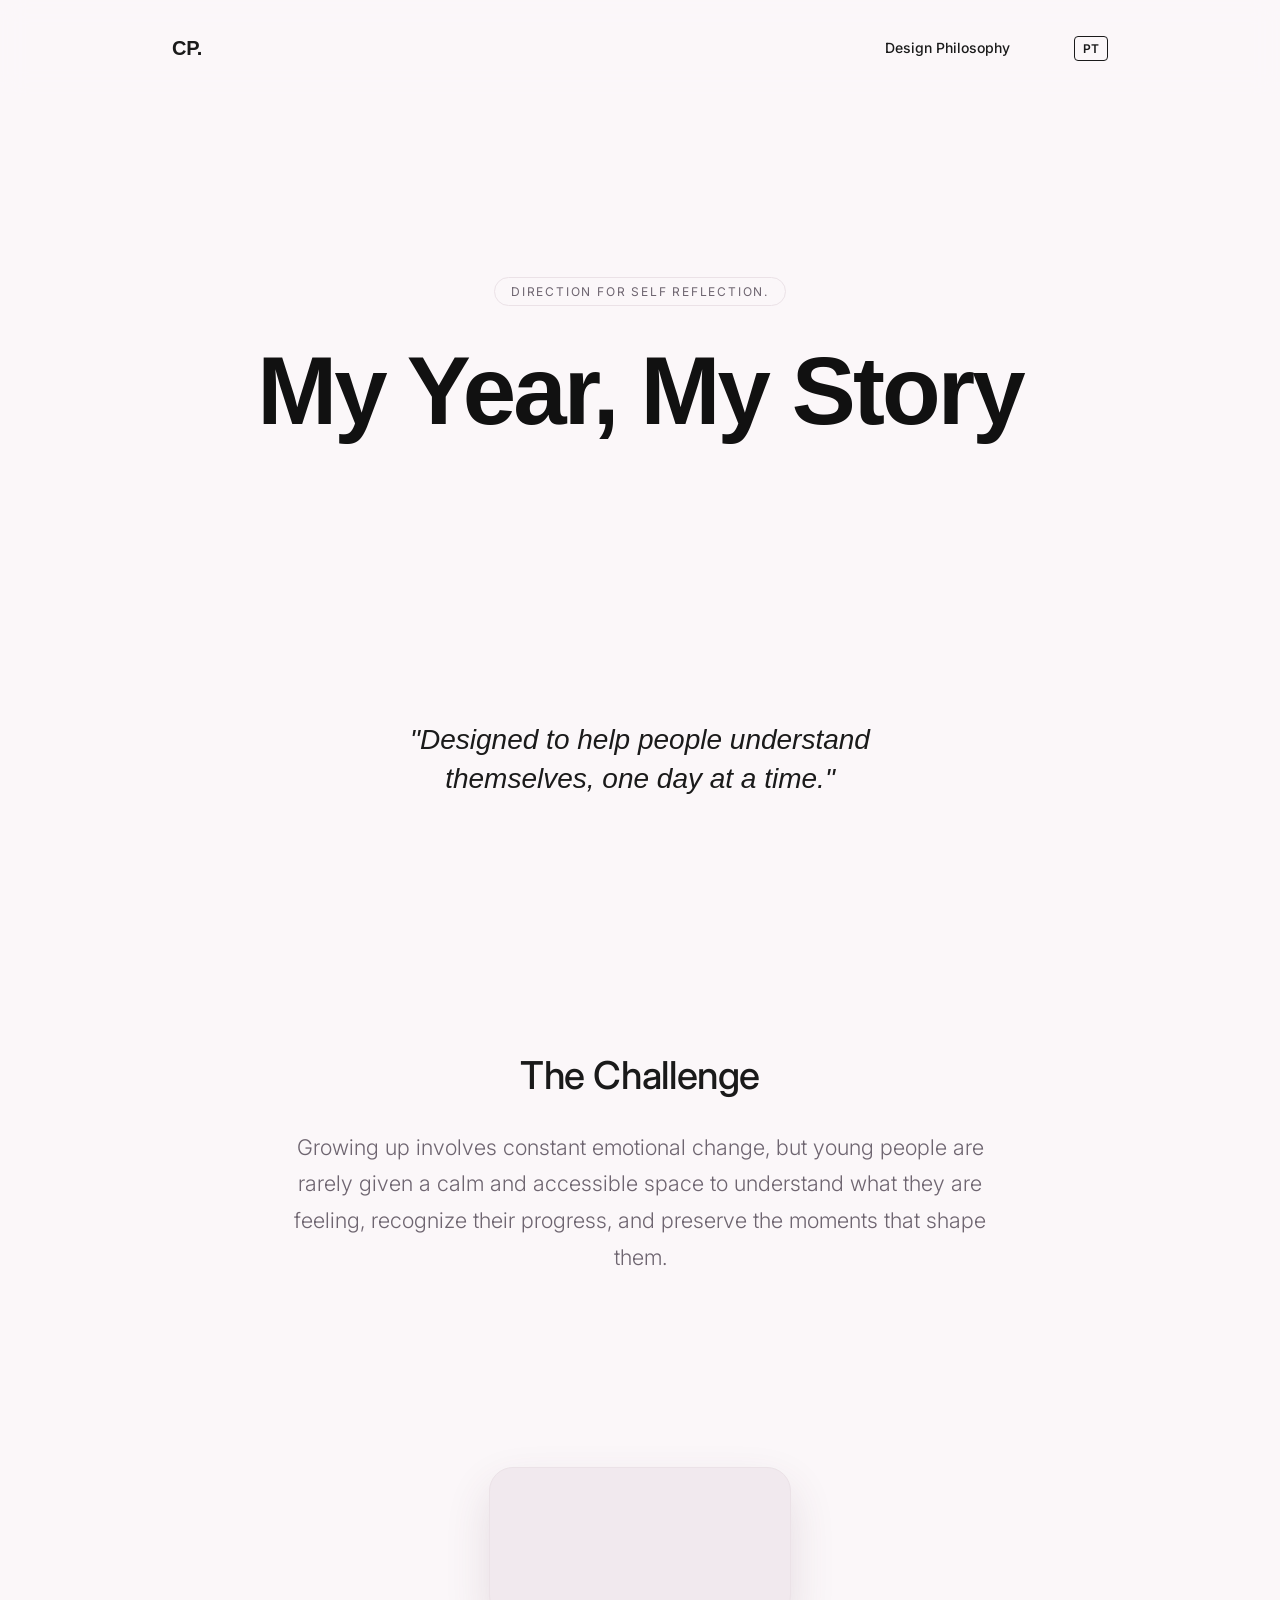
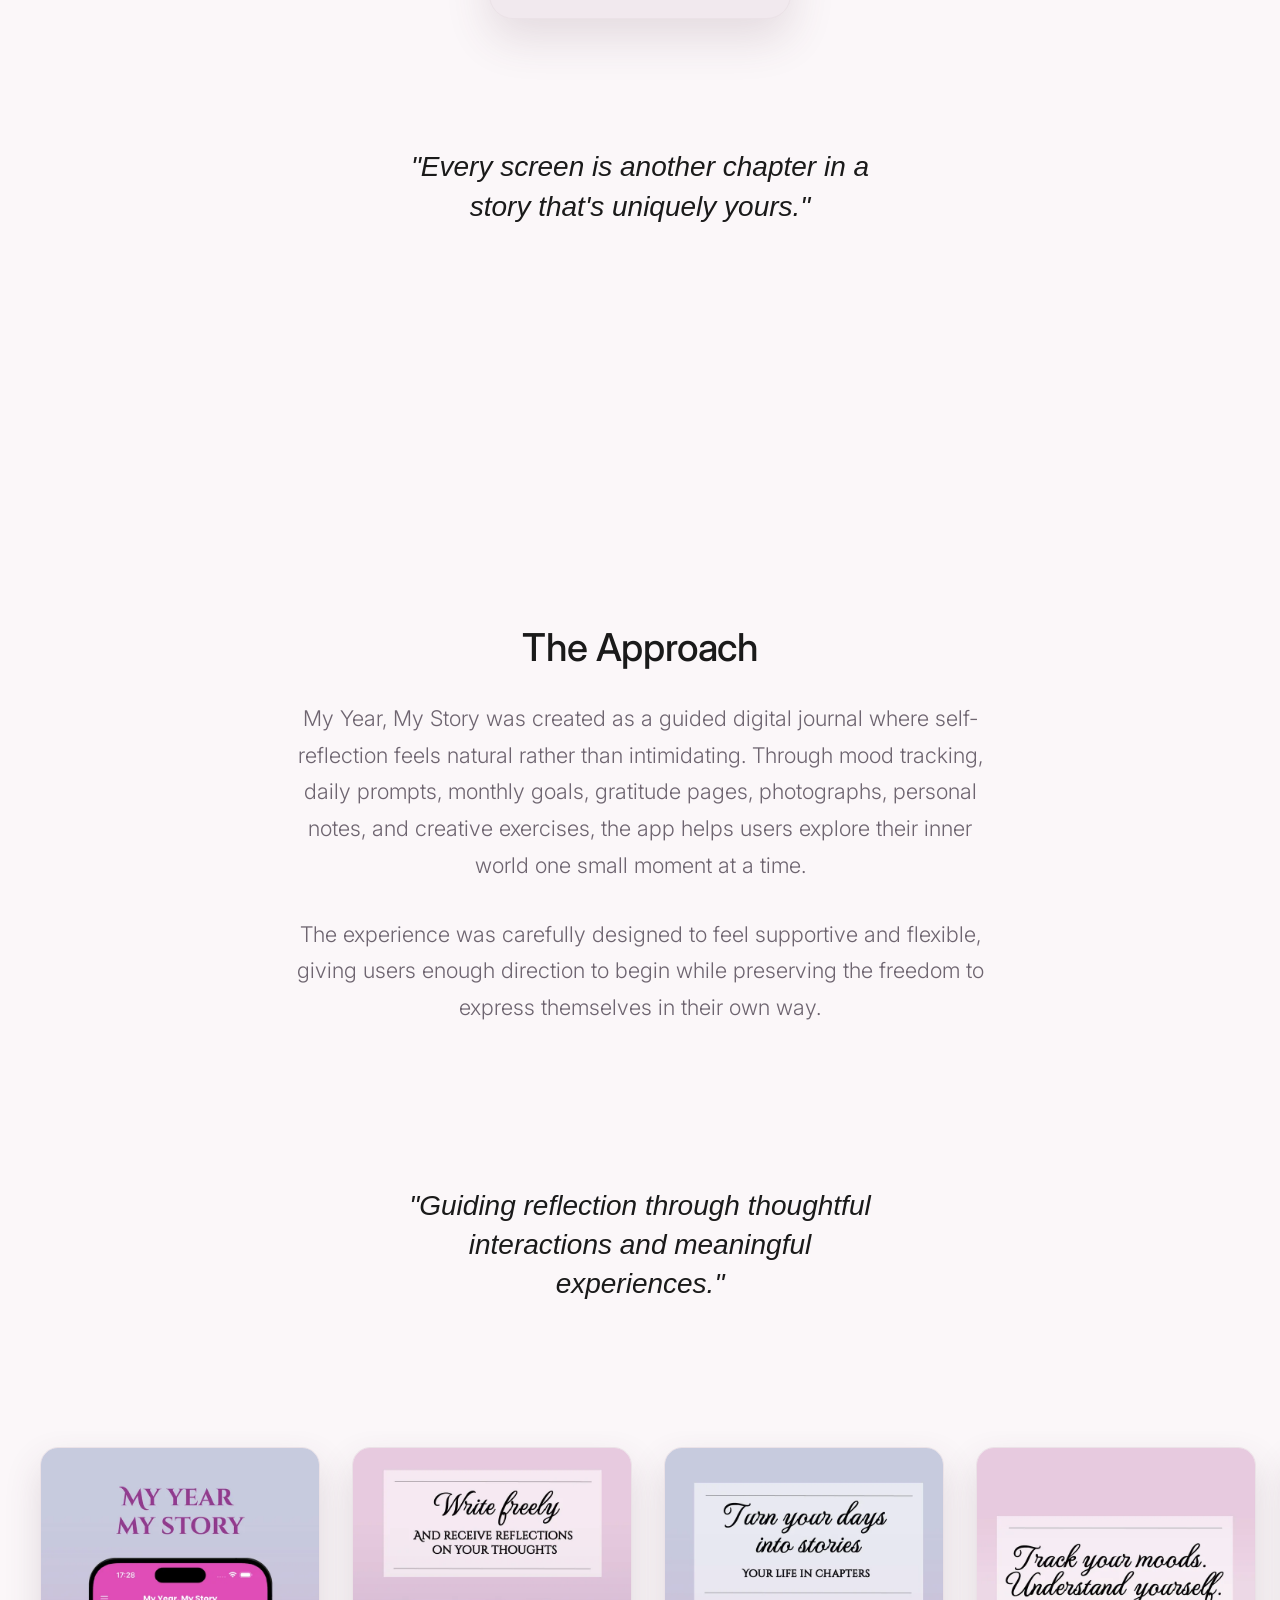
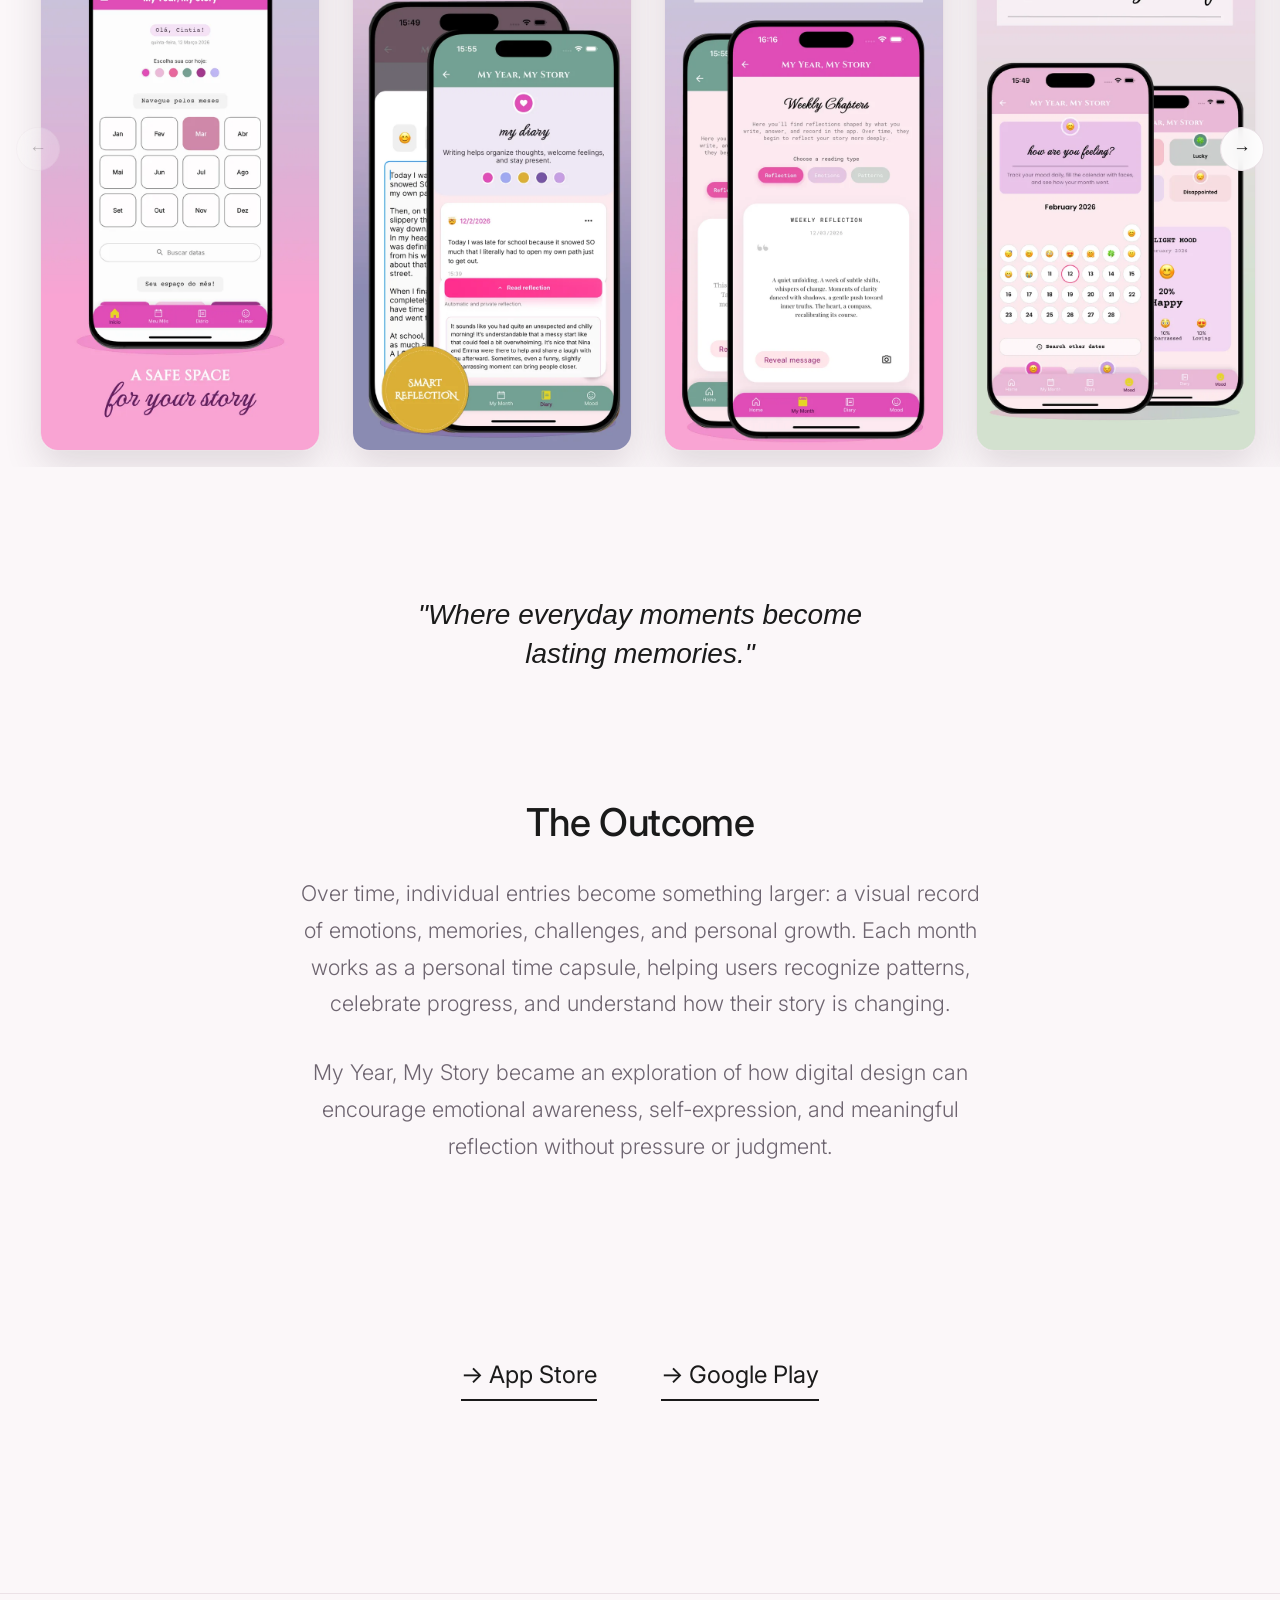
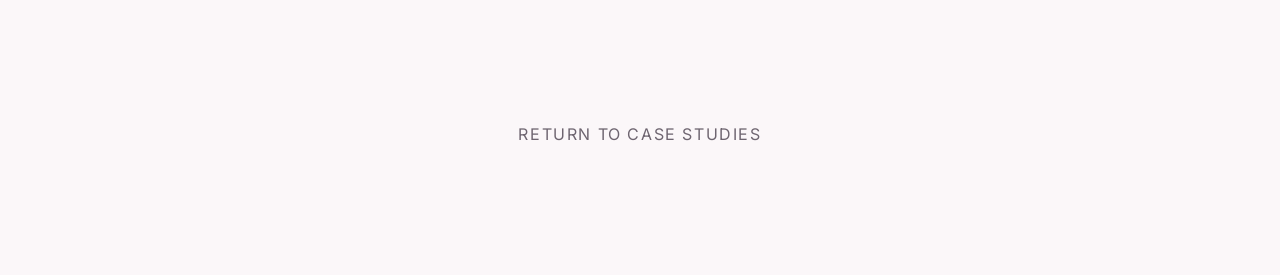
<file: cases-myyear.html>
<!DOCTYPE html>
<html lang="en">
<head>
  <meta charset="UTF-8">
  <meta name="viewport" content="width=device-width, initial-scale=1.0">
  <title>My Year, My Story - Cintia Pettersen</title>
  <meta name="description" content="My Year, My Story: a reflective journaling app that uses guided prompts and AI-generated summaries to help people notice how they're changing over time.">
  <link rel="canonical" href="https://www.cintiapettersen.com/cases-myyear.html">
  <link rel="icon" href="favicon.ico?v=3" sizes="any">
  <link rel="icon" type="image/svg+xml" href="assets/favicon.svg?v=3">
  <link rel="icon" type="image/png" sizes="32x32" href="assets/favicon-32.png?v=3">
  <link rel="icon" type="image/png" sizes="16x16" href="assets/favicon-16.png?v=3">
  <link rel="apple-touch-icon" href="assets/apple-touch-icon.png?v=3">
  <meta name="theme-color" content="#FBF7F9">
  <link rel="stylesheet" href="css/index.css">
  <style>
    /* Paleta clara, alinhada ao tom do app */
    :root {
      --myms-bg: #FBF7F9; /* Off-white quente, conversa com o rosa do app */
      --myms-text: #1A1A1A;
      --myms-muted: #6E6570;
      --myms-border: #EBE2E7;
    }

    body {
      background-color: var(--myms-bg);
      color: var(--myms-text);
    }

    /* Navbar sobre fundo claro */
    .navbar { background-color: rgba(251, 247, 249, 0.85); }
    .nav-logo, .nav-links a { color: var(--myms-text); }
    .nav-links a:hover, .nav-links a.active { color: #1A1A1A; }
    .lang-toggle-btn { color: var(--myms-text); border-color: var(--myms-text); }
    .lang-toggle-btn:hover { background-color: var(--myms-text); color: var(--myms-bg); }

    /* Hero Section */
    .myms-hero {
      min-height: 80vh;
      display: flex;
      flex-direction: column;
      justify-content: center;
      align-items: center;
      text-align: center;
      padding: var(--space-7) var(--space-4) var(--space-5);
    }

    .myms-tag {
      font-size: 0.75rem;
      text-transform: uppercase;
      letter-spacing: 0.15em;
      color: var(--myms-muted);
      margin-bottom: var(--space-4);
      border: 1px solid var(--myms-border);
      padding: 0.25rem 1rem;
      border-radius: 100px;
    }

    .myms-title {
      font-size: clamp(3rem, 8vw, 6rem);
      font-family: var(--font-display);
      font-weight: 600;
      letter-spacing: -0.03em;
      line-height: 1.1;
      margin-bottom: var(--space-6);
    }

    /* Content Blocks */
    .myms-section {
      padding-top: var(--space-6);
      padding-bottom: var(--space-6);
    }

    .myms-block {
      max-width: 700px;
      margin: 0 auto;
      text-align: center;
    }

    .myms-heading {
      font-size: clamp(1.5rem, 3vw, 2.5rem);
      font-family: var(--font-body);
      font-weight: 500;
      letter-spacing: -0.01em;
      margin-bottom: var(--space-4);
      color: var(--myms-text);
    }

    .myms-text {
      font-size: clamp(1.125rem, 2vw, 1.35rem);
      line-height: 1.7;
      color: var(--myms-muted);
      font-weight: 300;
      margin-bottom: var(--space-4);
    }

    /* Image Layout */
    .myms-showcase {
      display: flex;
      flex-direction: column;
      align-items: center;
      padding-top: var(--space-4);
      padding-bottom: var(--space-6);
    }

    .myms-phone {
      width: 100%;
      max-width: 320px; /* Smaller phone size */
      height: auto;
      border-radius: 24px;
      box-shadow: 0 20px 45px rgba(90, 60, 80, 0.14);
      border: 1px solid var(--myms-border);
      transition: transform 0.6s cubic-bezier(0.2, 0.8, 0.2, 1);
      background-color: #F1E9EE;
    }
    
    .myms-phone:hover {
      transform: translateY(-10px);
    }

    .myms-separator {
      margin: var(--space-6) 0;
      text-align: center;
      max-width: 500px;
    }

    .myms-separator-text {
      font-size: clamp(1.25rem, 3vw, 1.75rem);
      font-family: var(--font-display);
      font-style: italic;
      color: var(--myms-text);
      line-height: 1.4;
    }

    /* Video Section */
    .myms-video-wrapper {
      max-width: 400px; /* Constrain for mobile portrait videos */
      margin: 0 auto;
      border-radius: 24px;
      overflow: hidden;
      box-shadow: 0 20px 45px rgba(90, 60, 80, 0.14);
      border: 1px solid var(--myms-border);
      background-color: #F1E9EE; /* Evita flash antes do video carregar */
    }

    .myms-video-wrapper video {
      width: 100%;
      display: block;
      object-fit: cover;
    }

    /* External Link */
    .external-link-container {
      text-align: center;
      margin-top: var(--space-7);
      padding-bottom: var(--space-5);
    }

    .external-link {
      display: inline-block;
      font-size: 1.5rem;
      font-weight: 400;
      color: var(--myms-text);
      text-decoration: none;
      border-bottom: 2px solid var(--myms-text);
      padding-bottom: 4px;
      transition: opacity 0.3s;
    }

    .external-link:hover {
      opacity: 0.7;
    }

    /* Carrossel horizontal de telas do app */
    .carousel {
      position: relative;
      width: 100vw;
      margin-left: calc(-50vw + 50%);
    }

    .carousel-track {
      display: flex;
      gap: var(--space-4);
      overflow-x: auto;
      scroll-snap-type: x mandatory;
      scroll-behavior: smooth;
      padding: var(--space-3) max(var(--space-4), calc(50vw - 600px));
      /* Esconde a barra de rolagem sem impedir o gesto de arrastar */
      scrollbar-width: none;
      -ms-overflow-style: none;
    }

    .carousel-track::-webkit-scrollbar { display: none; }

    .carousel-track img {
      flex: 0 0 auto;
      width: clamp(200px, 24vw, 280px);
      height: auto;
      border-radius: 18px;
      scroll-snap-align: center;
      box-shadow: 0 16px 36px rgba(90, 60, 80, 0.16);
      border: 1px solid var(--myms-border);
    }

    .carousel-btn {
      position: absolute;
      top: 50%;
      transform: translateY(-50%);
      z-index: 5;
      width: 44px;
      height: 44px;
      border-radius: 50%;
      border: 1px solid var(--myms-border);
      background: rgba(255, 255, 255, 0.9);
      backdrop-filter: blur(8px);
      color: var(--myms-text);
      font-size: 1.1rem;
      cursor: pointer;
      display: flex;
      align-items: center;
      justify-content: center;
      transition: opacity 0.3s, background 0.3s;
    }

    .carousel-btn:hover { background: var(--myms-border); }
    .carousel-btn[disabled] { opacity: 0.25; cursor: default; }
    .carousel-btn.prev { left: var(--space-3); }
    .carousel-btn.next { right: var(--space-3); }

    /* No touch, o gesto de arrastar basta */
    @media (hover: none) {
      .carousel-btn { display: none; }
    }

    /* Duas lojas lado a lado, empilhadas no mobile */
    .store-links {
      display: flex;
      flex-wrap: wrap;
      gap: var(--space-5);
      justify-content: center;
    }

    /* Footer Back Link */
    .myms-footer {
      text-align: center;
      padding: var(--space-6) 0;
      border-top: 1px solid var(--myms-border);
    }

    .myms-back {
      font-size: 1rem;
      text-transform: uppercase;
      letter-spacing: 0.1em;
      color: var(--myms-muted);
      text-decoration: none;
      transition: color 0.3s;
    }
    .myms-back:hover {
      color: var(--myms-text);
    }
  </style>
</head>
<body>

  <nav class="navbar">
    <div class="container nav-container">
      <a href="/" class="nav-logo">CP.</a>
      <ul class="nav-links">
        <li>
          <a href="about.html" data-lang="en">Design Philosophy</a>
          <a href="about.html" data-lang="pt">Filosofia de Design</a>
        </li>
        <li><button id="lang-toggle" class="lang-toggle-btn">PT</button></li>
      </ul>
    </div>
  </nav>

  <main>
    <!-- Hero -->
    <section class="myms-hero reveal">
      <div class="myms-tag">Direction for self reflection.</div>
      <h1 class="myms-title">My Year, My Story</h1>
    </section>

    <!-- Intro Quote -->
    <section class="container reveal delay-1">
      <div class="myms-separator" style="margin: 0 auto var(--space-6) auto;">
        <p class="myms-separator-text">"Designed to help people understand themselves, one day at a time."</p>
      </div>
    </section>

    <!-- The Challenge -->
    <section class="container myms-section reveal delay-1">
      <div class="myms-block">
        <h2 class="myms-heading">The Challenge</h2>
        <p class="myms-text">
          Growing up involves constant emotional change, but young people are rarely given a calm and accessible space to understand what they are feeling, recognize their progress, and preserve the moments that shape them.
        </p>
      </div>
    </section>

    <!-- App Interface Showcase -->
    <section class="container myms-showcase reveal">
      <div class="myms-video-wrapper" style="max-width: 320px;">
        <video autoplay loop muted playsinline>
          <source src="assets/images/Myms/Animate_calendar_grid_with_emojis_202607282317.mp4" type="video/mp4">
        </video>
      </div>

      <div class="myms-separator reveal delay-1">
        <p class="myms-separator-text">"Every screen is another chapter in a story that's uniquely yours."</p>
      </div>
    </section>

    <!-- The Approach -->
    <section class="container myms-section reveal">
      <div class="myms-block">
        <h2 class="myms-heading">The Approach</h2>
        <p class="myms-text">
          My Year, My Story was created as a guided digital journal where self-reflection feels natural rather than intimidating. Through mood tracking, daily prompts, monthly goals, gratitude pages, photographs, personal notes, and creative exercises, the app helps users explore their inner world one small moment at a time.
        </p>
        <p class="myms-text">
          The experience was carefully designed to feel supportive and flexible, giving users enough direction to begin while preserving the freedom to express themselves in their own way.
        </p>
      </div>
    </section>

    <!-- Video Showcase (Promo) -->
    <section class="container reveal">
      <div class="myms-separator" style="margin: 0 auto var(--space-6) auto;">
        <p class="myms-separator-text">"Guiding reflection through thoughtful interactions and meaningful experiences."</p>
      </div>
      
      <div class="carousel reveal">
        <button class="carousel-btn prev" type="button" aria-label="Previous screens">&#8592;</button>
        <div class="carousel-track">
          <img src="assets/images/Myms/slides/myms-slide-01.webp" alt="A safe space for your story" loading="lazy" width="720" height="1558">
          <img src="assets/images/Myms/slides/myms-slide-02.webp" alt="Write freely and receive reflections on your thoughts" loading="lazy" width="720" height="1558">
          <img src="assets/images/Myms/slides/myms-slide-03.webp" alt="Turn your days into stories" loading="lazy" width="720" height="1558">
          <img src="assets/images/Myms/slides/myms-slide-04.webp" alt="Track your moods, understand yourself" loading="lazy" width="720" height="1558">
          <img src="assets/images/Myms/slides/myms-slide-05.webp" alt="Discover who you are" loading="lazy" width="720" height="1558">
          <img src="assets/images/Myms/slides/myms-slide-06.webp" alt="Explore your personality through fun quizzes" loading="lazy" width="720" height="1558">
          <img src="assets/images/Myms/slides/myms-slide-07.webp" alt="Capture the story of someone special" loading="lazy" width="720" height="1558">
          <img src="assets/images/Myms/slides/myms-slide-08.webp" alt="A month full of possibilities" loading="lazy" width="720" height="1558">
          <img src="assets/images/Myms/slides/myms-slide-09.webp" alt="A message for the future: write today, remember tomorrow" loading="lazy" width="720" height="1558">
        </div>
        <button class="carousel-btn next" type="button" aria-label="Next screens">&#8594;</button>
      </div>
    </section>

    <!-- The Outcome -->
    <section class="container myms-section reveal">
      <div class="myms-separator" style="margin: 0 auto var(--space-6) auto;">
        <p class="myms-separator-text">"Where everyday moments become lasting memories."</p>
      </div>

      <div class="myms-block">
        <h2 class="myms-heading">The Outcome</h2>
        <p class="myms-text">
          Over time, individual entries become something larger: a visual record of emotions, memories, challenges, and personal growth. Each month works as a personal time capsule, helping users recognize patterns, celebrate progress, and understand how their story is changing.
        </p>
        <p class="myms-text">
          My Year, My Story became an exploration of how digital design can encourage emotional awareness, self-expression, and meaningful reflection without pressure or judgment.
        </p>
      </div>
      
      <!-- External Link -->
      <div class="external-link-container reveal delay-1">
        <div class="store-links">
          <a href="https://apps.apple.com/app/id6759055359" target="_blank" rel="noopener noreferrer" class="external-link">→ App Store</a>
          <a href="https://play.google.com/store/apps/details?id=com.myyear.myyearmystory" target="_blank" rel="noopener noreferrer" class="external-link">→ Google Play</a>
        </div>
      </div>
    </section>

    <!-- Footer -->
    <footer class="myms-footer reveal">
      <a href="cases.html" class="myms-back">Return to Case Studies</a>
    </footer>
  </main>

  <script src="js/main.js"></script>
  <script>
    // Setas do carrossel: rolam ~uma "página" de slides por clique
    document.addEventListener('DOMContentLoaded', () => {
      document.querySelectorAll('.carousel').forEach((carousel) => {
        const track = carousel.querySelector('.carousel-track');
        const prev = carousel.querySelector('.prev');
        const next = carousel.querySelector('.next');
        if (!track || !prev || !next) return;

        const step = () => {
          const card = track.querySelector('img');
          if (!card) return track.clientWidth;
          const gap = parseFloat(getComputedStyle(track).gap) || 0;
          const per = Math.max(1, Math.floor(track.clientWidth / (card.clientWidth + gap)));
          return (card.clientWidth + gap) * per;
        };

        const sync = () => {
          const max = track.scrollWidth - track.clientWidth;
          prev.disabled = track.scrollLeft <= 2;
          next.disabled = track.scrollLeft >= max - 2;
        };

        prev.addEventListener('click', () => track.scrollBy({ left: -step() }));
        next.addEventListener('click', () => track.scrollBy({ left: step() }));
        track.addEventListener('scroll', sync, { passive: true });
        window.addEventListener('resize', sync);
        sync();
      });
    });
  </script>
</body>
</html>
</file>
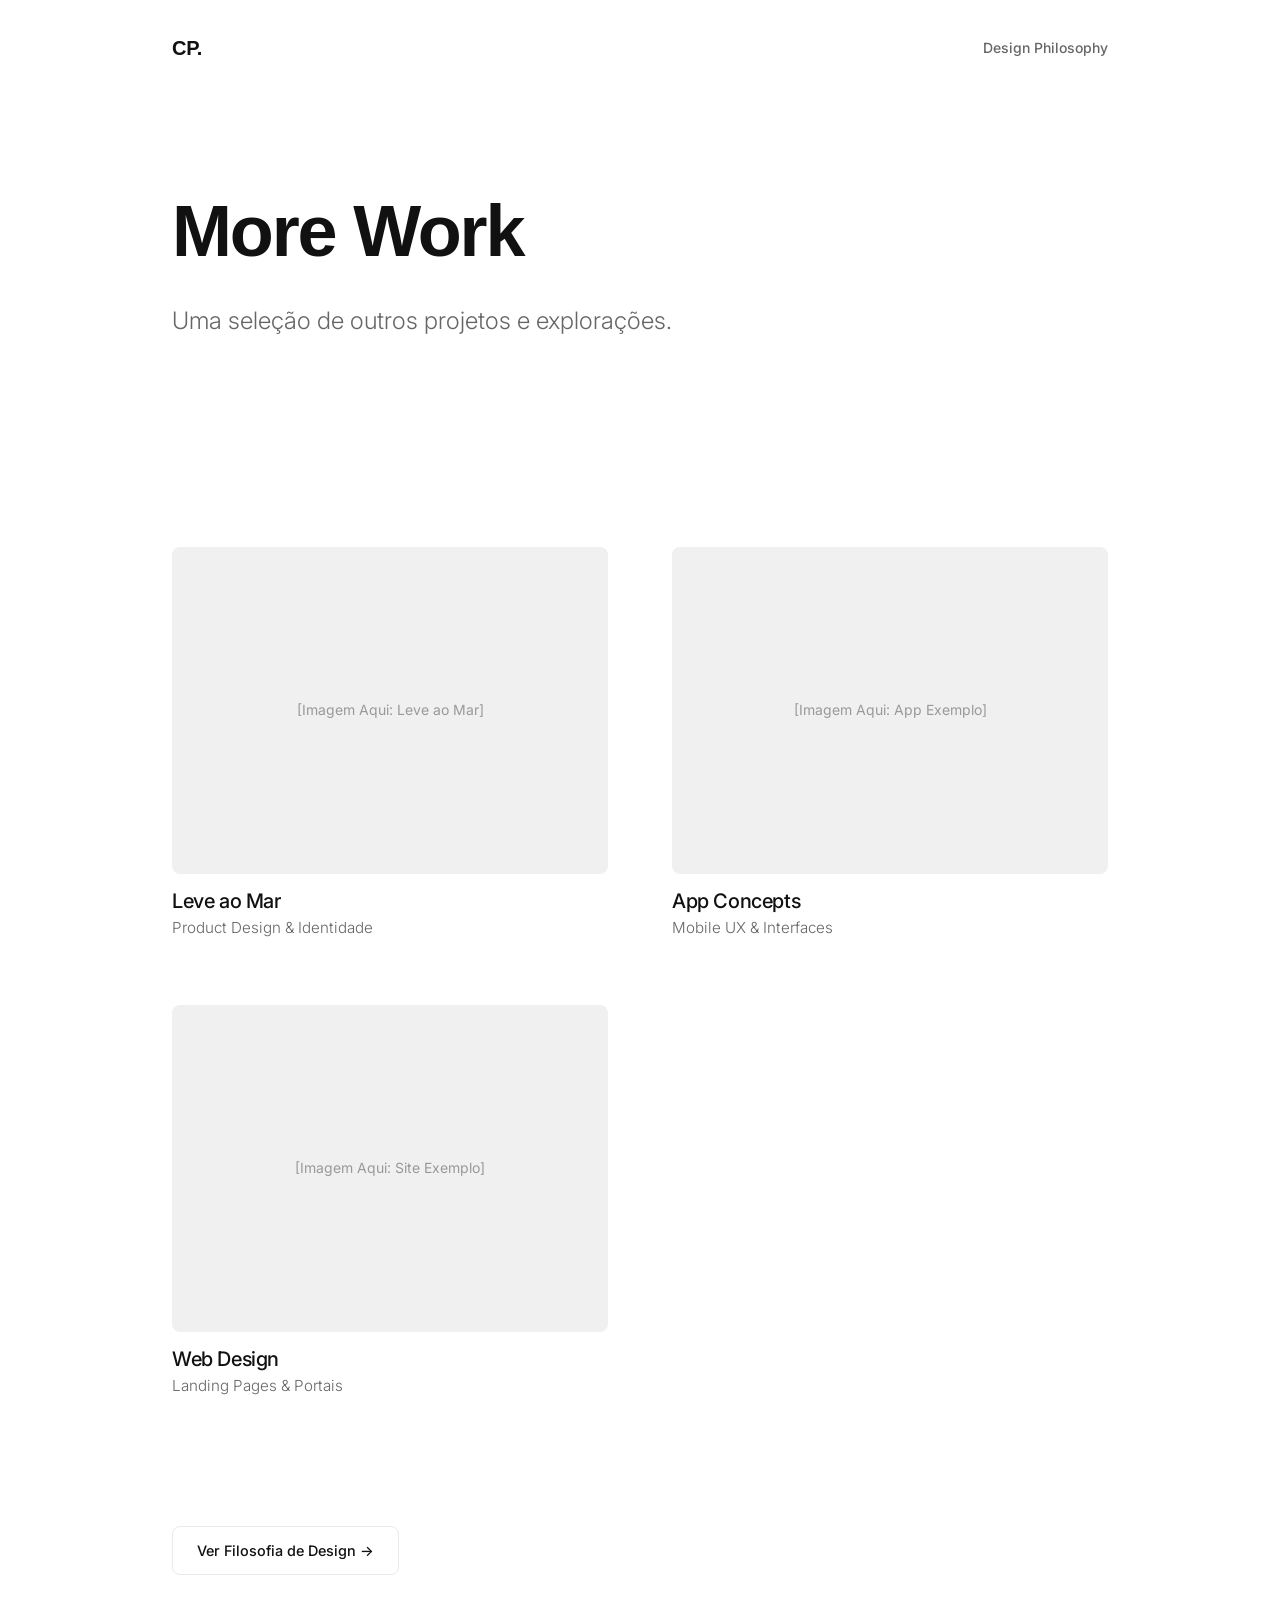
<file: cases-others.html>
<!DOCTYPE html>
<html lang="en">
<head>
  <meta charset="UTF-8">
  <meta name="viewport" content="width=device-width, initial-scale=1.0">
  <title>Visual Explorations - Cintia Pettersen</title>
  <meta name="description" content="Packaging, illustrated products, and visual explorations by Cintia Pettersen — studies in hierarchy, typography, and color across physical formats.">
  <link rel="canonical" href="https://www.cintiapettersen.com/cases-others.html">
  <link rel="icon" href="favicon.ico?v=3" sizes="any">
  <link rel="icon" type="image/svg+xml" href="assets/favicon.svg?v=3">
  <link rel="icon" type="image/png" sizes="32x32" href="assets/favicon-32.png?v=3">
  <link rel="icon" type="image/png" sizes="16x16" href="assets/favicon-16.png?v=3">
  <link rel="apple-touch-icon" href="assets/apple-touch-icon.png?v=3">
  <meta name="theme-color" content="#111111">
  <link rel="stylesheet" href="css/index.css">
  <style>
    .others-hero { padding-top: var(--space-7); padding-bottom: var(--space-5); }
    .page-title { font-size: clamp(3rem, 6vw, 4.5rem); line-height: 1.1; margin-bottom: var(--space-4); }
    
    .projects-grid {
      display: grid;
      grid-template-columns: repeat(2, 1fr);
      gap: var(--space-5);
      margin-top: var(--space-6);
      margin-bottom: var(--space-6);
    }

    .project-card {
      text-decoration: none;
      color: inherit;
      display: block;
    }

    .project-image-placeholder {
      width: 100%;
      aspect-ratio: 4/3;
      background-color: var(--bg-tertiary);
      border-radius: var(--radius-md);
      margin-bottom: var(--space-3);
      transition: transform var(--transition-fast);
      display: flex;
      align-items: center;
      justify-content: center;
      color: var(--text-tertiary);
      font-size: 0.875rem;
    }

    .project-card:hover .project-image-placeholder {
      transform: scale(0.98);
    }

    .project-info h3 {
      font-size: 1.25rem;
      font-family: var(--font-body);
      font-weight: 500;
      margin-bottom: var(--space-1);
    }

    .project-info p {
      font-size: 0.95rem;
      margin-bottom: 0;
    }

    @media (max-width: 768px) {
      .projects-grid { grid-template-columns: 1fr; }
    }
  </style>
</head>
<body>

  <nav class="navbar">
    <div class="container nav-container">
      <a href="/" class="nav-logo">CP.</a>
      <ul class="nav-links">
        <li><a href="about.html">Design Philosophy</a></li>
      </ul>
    </div>
  </nav>

  <main>
    <header class="others-hero container">
      <div class="reveal">
        <h1 class="page-title">More Work</h1>
        <p class="text-large">Uma seleção de outros projetos e explorações.</p>
      </div>
    </header>

    <section class="container">
      <div class="projects-grid">
        
        <a href="#" class="project-card reveal delay-1">
          <div class="project-image-placeholder">
            [Imagem Aqui: Leve ao Mar]
          </div>
          <div class="project-info">
            <h3>Leve ao Mar</h3>
            <p>Product Design & Identidade</p>
          </div>
        </a>

        <a href="#" class="project-card reveal delay-2">
          <div class="project-image-placeholder">
            [Imagem Aqui: App Exemplo]
          </div>
          <div class="project-info">
            <h3>App Concepts</h3>
            <p>Mobile UX & Interfaces</p>
          </div>
        </a>

        <a href="#" class="project-card reveal delay-1">
          <div class="project-image-placeholder">
            [Imagem Aqui: Site Exemplo]
          </div>
          <div class="project-info">
            <h3>Web Design</h3>
            <p>Landing Pages & Portais</p>
          </div>
        </a>

      </div>
    </section>

    <section class="container" style="padding-bottom: var(--space-6);">
      <a href="about.html" class="btn btn-outline">Ver Filosofia de Design →</a>
    </section>
  </main>

  <script src="js/main.js"></script>
</body>
</html>
</file>
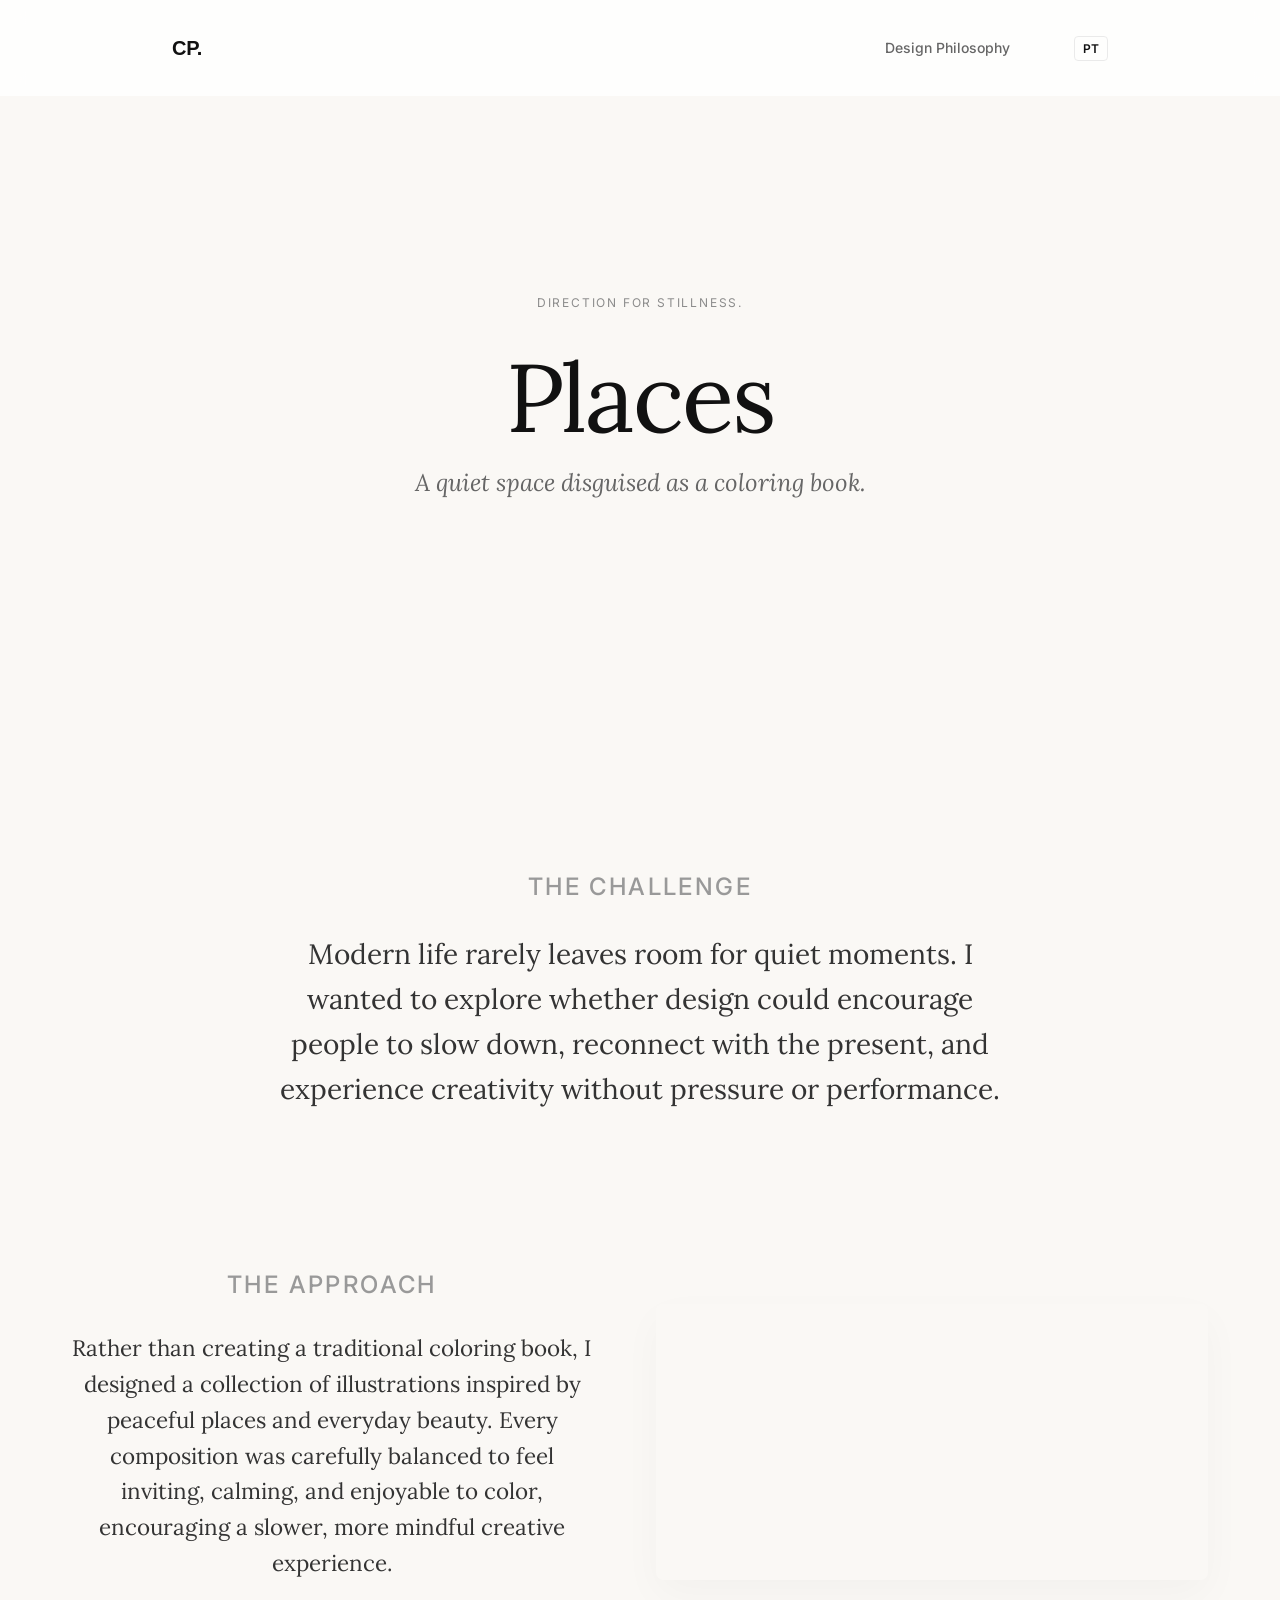
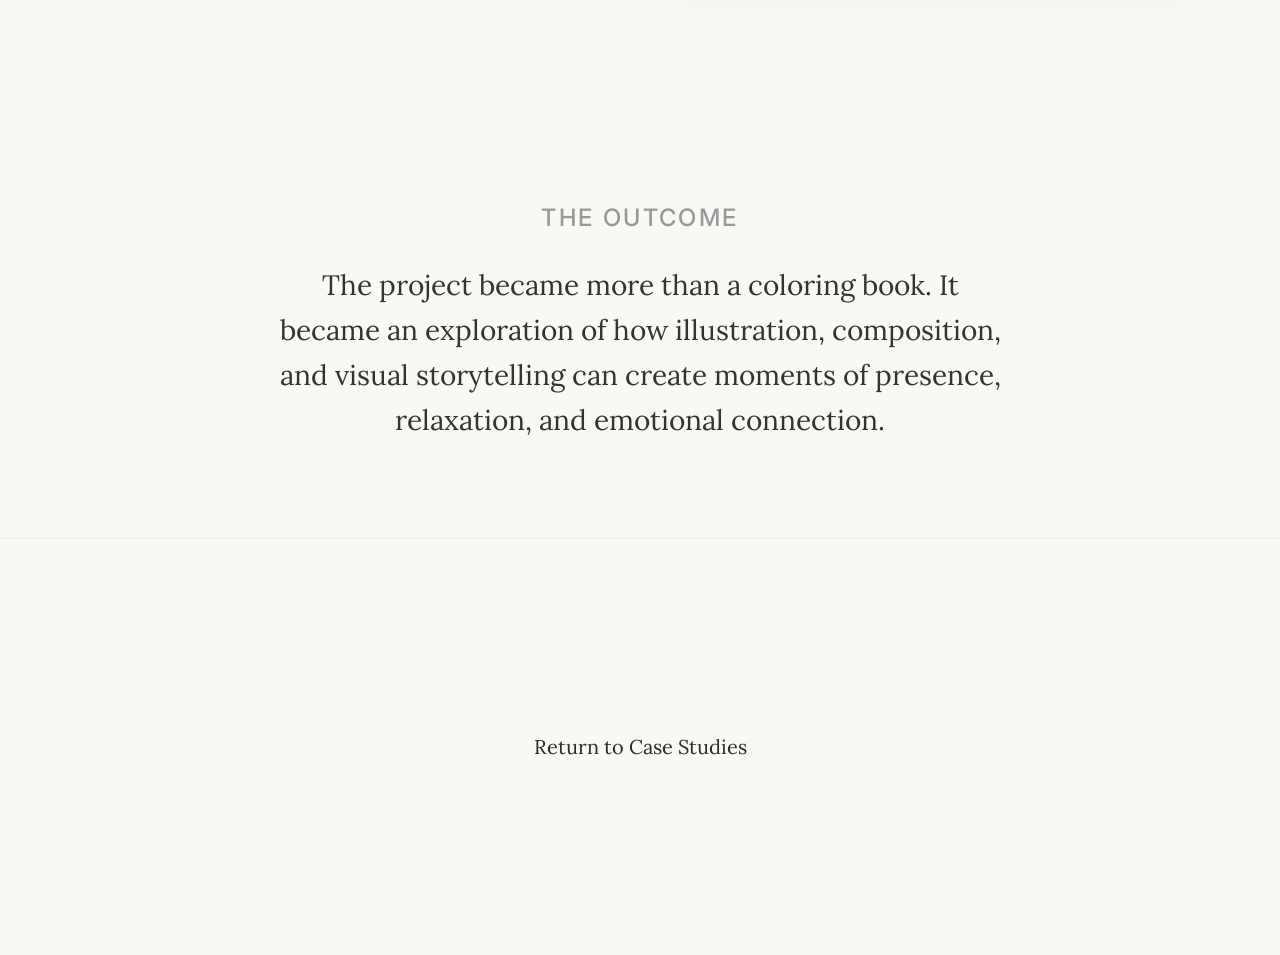
<file: cases-places.html>
<!DOCTYPE html>
<html lang="en">
<head>
  <meta charset="UTF-8">
  <meta name="viewport" content="width=device-width, initial-scale=1.0">
  <title>Places - Cintia Pettersen</title>
  <meta name="description" content="Places: an illustrated coloring book project by Cintia Pettersen, translating cities and landscapes into line art designed for print.">
  <link rel="canonical" href="https://www.cintiapettersen.com/cases-places.html">
  <link rel="icon" href="favicon.ico?v=3" sizes="any">
  <link rel="icon" type="image/svg+xml" href="assets/favicon.svg?v=3">
  <link rel="icon" type="image/png" sizes="32x32" href="assets/favicon-32.png?v=3">
  <link rel="icon" type="image/png" sizes="16x16" href="assets/favicon-16.png?v=3">
  <link rel="apple-touch-icon" href="assets/apple-touch-icon.png?v=3">
  <meta name="theme-color" content="#111111">
  <link rel="stylesheet" href="css/index.css">
  <link rel="preconnect" href="https://fonts.googleapis.com">
  <link rel="preconnect" href="https://fonts.gstatic.com" crossorigin>
  <link href="https://fonts.googleapis.com/css2?family=Lora:ital,wght@0,400;0,500;1,400&display=swap" rel="stylesheet">
  <style>
    /* Places Custom Aesthetic: Stillness */
    body {
      background-color: #FAF8F5; /* Warm paper-like background */
      color: #2A2A2A;
    }

    .places-serif {
      font-family: 'Lora', serif;
    }

    /* Hero Section */
    .places-hero {
      min-height: 90vh;
      display: flex;
      flex-direction: column;
      justify-content: center;
      align-items: center;
      text-align: center;
      padding: var(--space-7) var(--space-4);
    }

    .places-tag {
      font-size: 0.75rem;
      text-transform: uppercase;
      letter-spacing: 0.15em;
      color: #8C8C8C;
      margin-bottom: var(--space-4);
    }

    .places-title {
      font-size: clamp(3.5rem, 8vw, 6rem);
      font-weight: 400;
      letter-spacing: -0.02em;
      margin-bottom: var(--space-3);
    }

    .places-subtitle {
      font-size: clamp(1.25rem, 2vw, 1.5rem);
      color: #666;
      max-width: 40ch;
      font-style: italic;
      font-weight: 400;
      line-height: 1.5;
    }

    /* Content Layout */
    .places-block {
      padding-top: var(--space-5);
      padding-bottom: var(--space-5);
      max-width: 800px;
      margin-left: auto;
      margin-right: auto;
    }

    .places-heading {
      font-size: 1.5rem;
      text-transform: uppercase;
      letter-spacing: 0.1em;
      font-family: var(--font-body);
      font-weight: 500;
      color: #999;
      margin-bottom: var(--space-4);
      text-align: center;
    }

    .places-text {
      font-size: clamp(1.25rem, 3vw, 1.75rem);
      line-height: 1.6;
      color: #333;
      margin-bottom: var(--space-4);
      text-align: center;
    }

    /* Media Grids */
    .places-media-full {
      width: 100%;
      max-width: 600px;
      display: block;
      margin-left: auto;
      margin-right: auto;
      border-radius: 8px;
      box-shadow: 0 15px 40px rgba(0,0,0,0.03);
    }

    .places-split {
      display: grid;
      grid-template-columns: 1fr 1fr;
      gap: var(--space-4);
      align-items: center;
      margin-top: var(--space-5);
      margin-bottom: var(--space-5);
    }

    .places-split-text {
      padding-right: var(--space-4);
    }

    @media (max-width: 768px) {
      .places-split {
        grid-template-columns: 1fr;
        gap: var(--space-4);
        margin-top: var(--space-5);
        margin-bottom: var(--space-5);
      }
      .places-split-text {
        padding-right: 0;
      }
    }

    /* Back Link */
    .places-footer {
      text-align: center;
      padding: var(--space-7) 0;
      border-top: 1px solid rgba(0,0,0,0.05);
    }

    .places-back {
      font-size: 1.25rem;
      color: #2A2A2A;
      text-decoration: none;
      position: relative;
    }

    .places-back::after {
      content: '';
      position: absolute;
      width: 100%;
      height: 1px;
      bottom: -4px;
      left: 0;
      background-color: #2A2A2A;
      transform: scaleX(0);
      transform-origin: center;
      transition: transform 0.4s ease;
    }

    .places-back:hover::after {
      transform: scaleX(1);
    }
  </style>
</head>
<body>

  <nav class="navbar">
    <div class="container nav-container">
      <a href="/" class="nav-logo">CP.</a>
      <ul class="nav-links">
        <li>
          <a href="about.html" data-lang="en">Design Philosophy</a>
          <a href="about.html" data-lang="pt">Filosofia de Design</a>
        </li>
        <li><button id="lang-toggle" class="lang-toggle-btn">PT</button></li>
      </ul>
    </div>
  </nav>

  <main>
    <!-- Hero -->
    <section class="places-hero reveal">
      <div class="places-tag">Direction for stillness.</div>
      <h1 class="places-title places-serif">Places</h1>
      <p class="places-subtitle places-serif">A quiet space disguised as a coloring book.</p>
    </section>

    <!-- The Challenge -->
    <section class="container places-block reveal">
      <h2 class="places-heading">The Challenge</h2>
      <p class="places-text places-serif">
        Modern life rarely leaves room for quiet moments. I wanted to explore whether design could encourage people to slow down, reconnect with the present, and experience creativity without pressure or performance.
      </p>
    </section>

    <!-- The Approach (Split Layout) -->
    <section class="container container-large places-split reveal delay-1">
      <div class="places-split-text">
        <h2 class="places-heading">The Approach</h2>
        <p class="places-text places-serif" style="font-size: clamp(1.1rem, 2vw, 1.4rem);">
          Rather than creating a traditional coloring book, I designed a collection of illustrations inspired by peaceful places and everyday beauty. Every composition was carefully balanced to feel inviting, calming, and enjoyable to color, encouraging a slower, more mindful creative experience.
        </p>
      </div>
      <div>
        <video class="places-media-full" autoplay loop muted playsinline style="margin-bottom: 0;">
          <source src="assets/images/livro de colorrir /Coloring_book_inside.mp4" type="video/mp4">
        </video>
      </div>
    </section>

    <!-- The Outcome -->
    <section class="container places-block reveal" style="margin-top: var(--space-6);">
      <h2 class="places-heading">The Outcome</h2>
      <p class="places-text places-serif">
        The project became more than a coloring book. It became an exploration of how illustration, composition, and visual storytelling can create moments of presence, relaxation, and emotional connection.
      </p>
    </section>

    <!-- Footer -->
    <footer class="places-footer reveal">
      <a href="cases.html" class="places-back places-serif">Return to Case Studies</a>
    </footer>
  </main>

  <script src="js/main.js"></script>
</body>
</html>
</file>
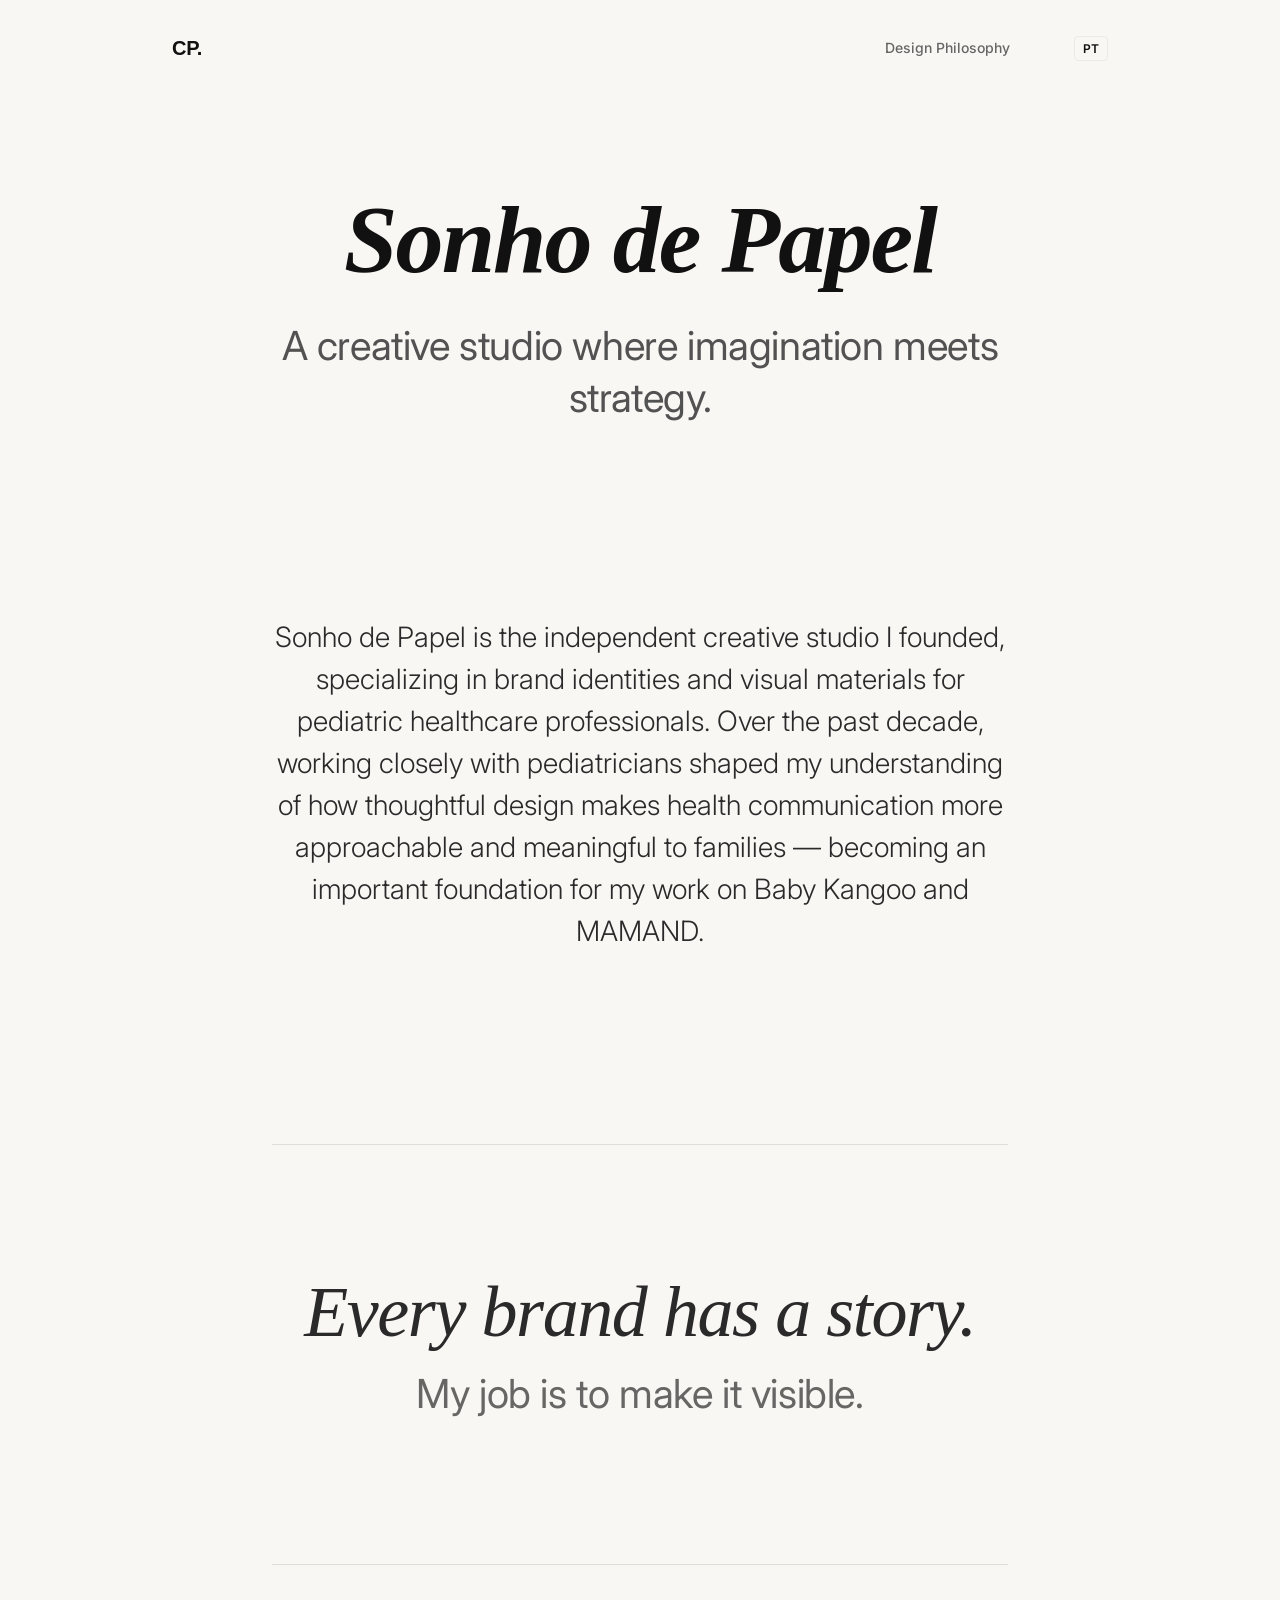
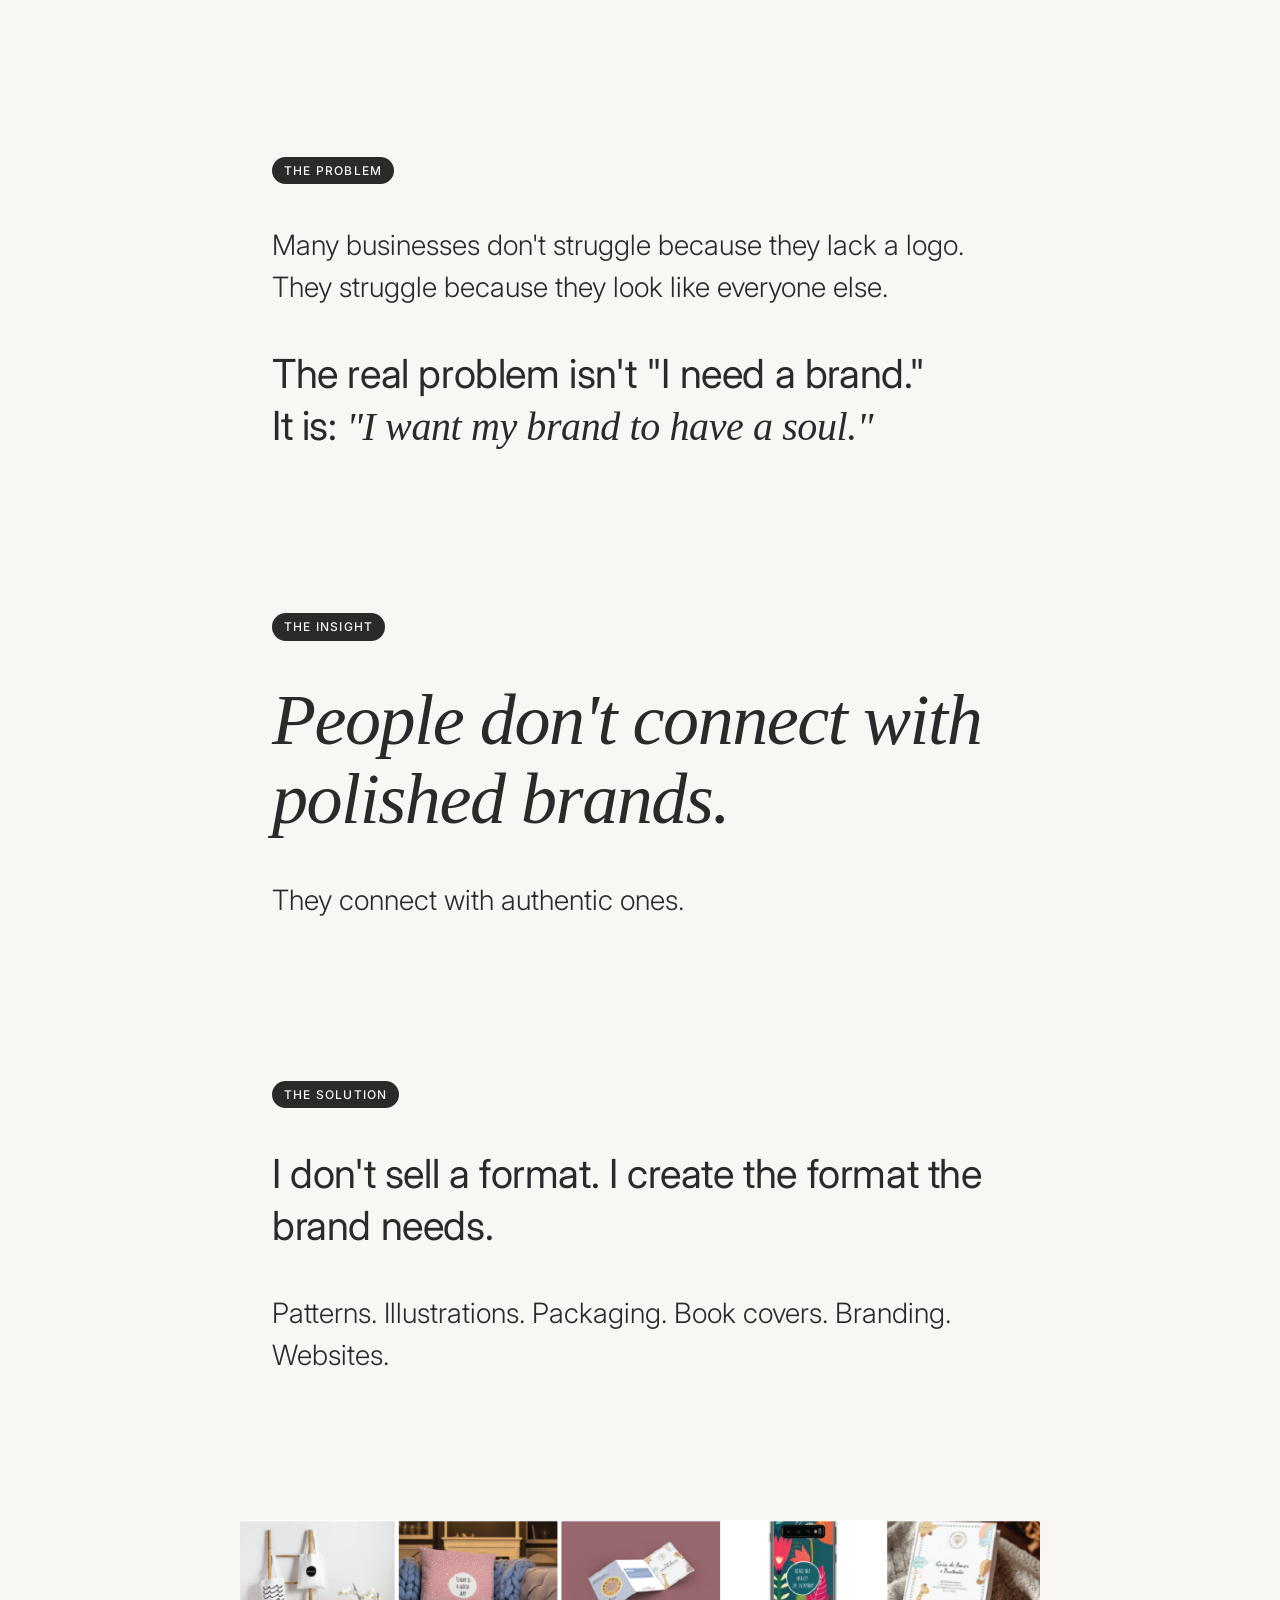
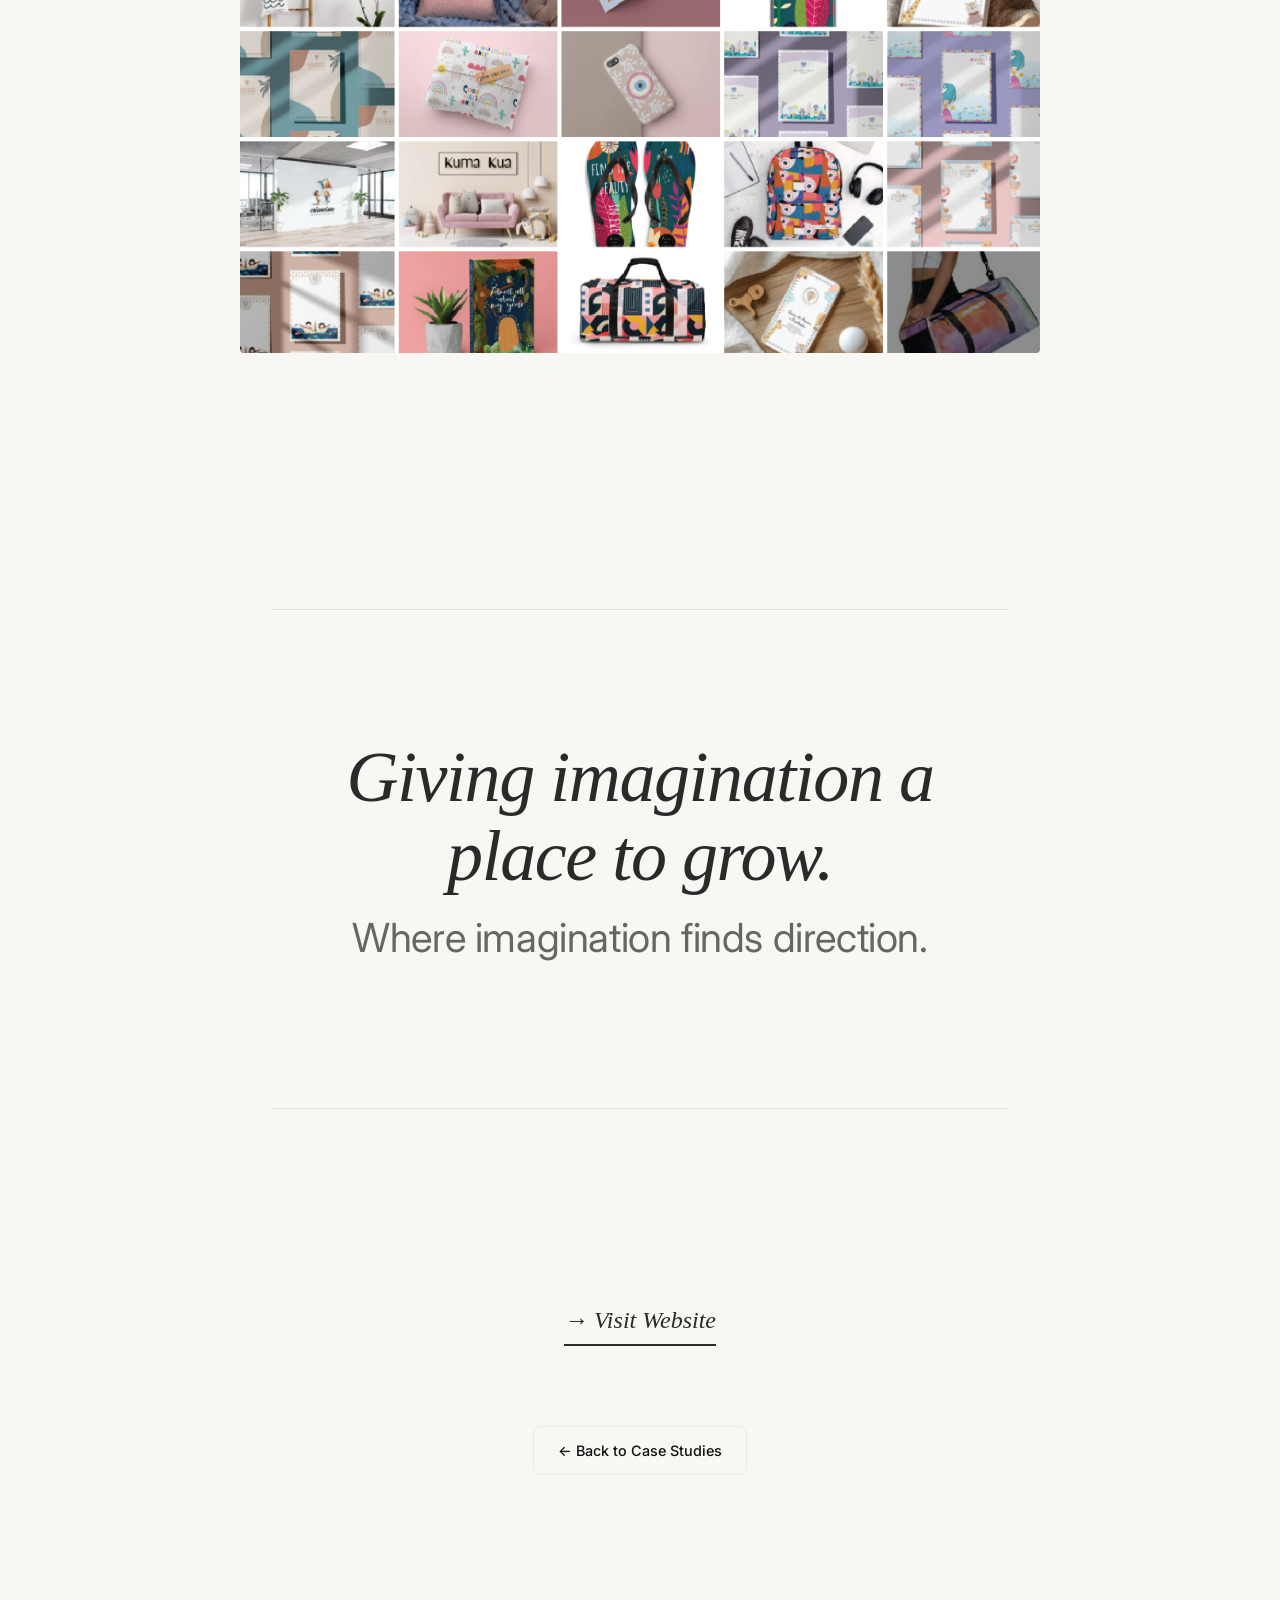
<file: cases-sonhopapel.html>
<!DOCTYPE html>
<html lang="en">
<head>
  <meta charset="UTF-8">
  <meta name="viewport" content="width=device-width, initial-scale=1.0">
  <title>Sonho de Papel - Cintia Pettersen</title>
  <meta name="description" content="Sonho de Papel: the independent studio where I developed visual identities and brand systems for over ten years, turning stories into scalable brand ecosystems.">
  <link rel="canonical" href="https://www.cintiapettersen.com/cases-sonhopapel.html">
  <link rel="icon" href="favicon.ico?v=3" sizes="any">
  <link rel="icon" type="image/svg+xml" href="assets/favicon.svg?v=3">
  <link rel="icon" type="image/png" sizes="32x32" href="assets/favicon-32.png?v=3">
  <link rel="icon" type="image/png" sizes="16x16" href="assets/favicon-16.png?v=3">
  <link rel="apple-touch-icon" href="assets/apple-touch-icon.png?v=3">
  <meta name="theme-color" content="#111111">
  <link rel="stylesheet" href="css/index.css">
  <style>
    /* Atelier Aesthetic Variables */
    :root {
      --atelier-bg: #F8F7F4;
      --atelier-text: #2A2A2A;
      --atelier-accent: #D4A373;
      --atelier-serif: "Playfair Display", "Georgia", serif;
    }

    body {
      background-color: var(--atelier-bg);
      color: var(--atelier-text);
    }
    
    .navbar {
      background-color: var(--atelier-bg);
    }

    .case-detail-header {
      padding-top: var(--space-7);
      padding-bottom: var(--space-7);
      text-align: center;
    }
    
    .case-detail-title {
      font-size: clamp(3.5rem, 8vw, 6rem);
      line-height: 1;
      letter-spacing: -0.02em;
      margin-bottom: var(--space-4);
      font-family: var(--atelier-serif);
      font-style: italic;
    }
    
    /* STORY THREAD - Atelier Layout */
    .story-thread {
      max-width: 800px;
      margin: 0 auto;
      padding-bottom: var(--space-7);
    }
    
    .story-label {
      font-size: 0.75rem;
      text-transform: uppercase;
      letter-spacing: 0.1em;
      color: var(--atelier-bg);
      background-color: var(--atelier-text);
      display: inline-block;
      padding: 0.25rem 0.75rem;
      border-radius: 100px;
      font-weight: 500;
    }
    
    .story-p {
      font-size: clamp(1.25rem, 3vw, 1.75rem);
      font-weight: 300;
      line-height: 1.5;
      color: var(--atelier-text);
      opacity: 0.8;
    }
    
    .story-h2 {
      font-size: clamp(1.5rem, 4vw, 2.5rem);
      font-weight: 400;
      color: var(--atelier-text);
      line-height: 1.3;
      letter-spacing: -0.01em;
    }
    
    .story-h1 {
      font-size: clamp(2.5rem, 6vw, 4.5rem);
      line-height: 1.1;
      font-weight: 400;
      color: var(--atelier-text);
      letter-spacing: -0.02em;
      font-family: var(--atelier-serif);
      font-style: italic;
    }

    .quote-block {
      text-align: center;
      margin: var(--space-7) 0;
      padding: var(--space-6) 0;
      border-top: 1px solid rgba(0,0,0,0.1);
      border-bottom: 1px solid rgba(0,0,0,0.1);
    }

    /* Media Full Width Breakout */
    .case-media-full {
      width: 100vw;
      margin-left: calc(-50vw + 50%);
      display: flex;
      justify-content: center;
      align-items: center;
      padding: var(--space-5) var(--space-4);
    }
    
    .case-media-full img {
      width: 100%;
      max-width: 1200px;
      height: auto;
      display: block;
      border-radius: 4px;
      box-shadow: 0 20px 40px rgba(0,0,0,0.05);
    }

    /* Masonry/Atelier Gallery */
    .atelier-gallery {
      display: grid;
      grid-template-columns: repeat(12, 1fr);
      gap: 24px;
      width: 100vw;
      max-width: 1400px;
      margin-left: calc(-50vw + 50%);
      padding: 0 var(--space-4);
      margin-bottom: var(--space-7);
    }

    .gallery-item {
      background-color: #EFEFEF;
      border-radius: 8px;
      display: flex;
      align-items: center;
      justify-content: center;
      color: var(--text-tertiary);
      font-size: 0.875rem;
      text-transform: uppercase;
      letter-spacing: 0.1em;
      min-height: 300px;
      overflow: hidden;
    }

    .gallery-item img {
      width: 100%;
      height: 100%;
      object-fit: cover;
    }

    .gallery-item.large { grid-column: span 8; min-height: 500px; }
    .gallery-item.medium { grid-column: span 4; }
    .gallery-item.tall { grid-column: span 4; grid-row: span 2; min-height: 600px; }
    .gallery-item.wide { grid-column: span 8; }

    @media (max-width: 768px) {
      .atelier-gallery {
        grid-template-columns: 1fr;
      }
      .gallery-item {
        grid-column: span 1 !important;
        grid-row: span 1 !important;
        min-height: 250px;
      }
    }
  </style>
</head>
<body>

  <nav class="navbar">
    <div class="container nav-container">
      <a href="/" class="nav-logo">CP.</a>
      <ul class="nav-links">
        <li>
          <a href="about.html" data-lang="en">Design Philosophy</a>
          <a href="about.html" data-lang="pt">Filosofia de Design</a>
        </li>
        <li><button id="lang-toggle" class="lang-toggle-btn">PT</button></li>
      </ul>
    </div>
  </nav>

  <main>
    <header class="container case-detail-header reveal">
      <h1 class="case-detail-title">Sonho de Papel</h1>
      
      <p class="story-h2" style="max-width: 30ch; margin: 0 auto; color: var(--atelier-text); opacity: 0.8;" data-lang="en">A creative studio where imagination meets strategy.</p>
      <p class="story-h2" style="max-width: 30ch; margin: 0 auto; color: var(--atelier-text); opacity: 0.8;" data-lang="pt">Um estúdio criativo onde a imaginação encontra a estratégia.</p>
    </header>

    <div class="container story-thread">
      
      <p class="story-p mb-80 reveal" style="text-align: center; max-width: 60ch; margin-left: auto; margin-right: auto;" data-lang="en">Sonho de Papel is the independent creative studio I founded, specializing in brand identities and visual materials for pediatric healthcare professionals. Over the past decade, working closely with pediatricians shaped my understanding of how thoughtful design makes health communication more approachable and meaningful to families — becoming an important foundation for my work on Baby Kangoo and MAMAND.</p>
      <p class="story-p mb-80 reveal" style="text-align: center; max-width: 60ch; margin-left: auto; margin-right: auto;" data-lang="pt">A Sonho de Papel é o estúdio criativo independente que fundei, especializado em identidades de marca e materiais visuais para profissionais de saúde pediátrica. Ao longo da última década, trabalhar de perto com pediatras moldou minha compreensão de como um design cuidadoso torna a comunicação em saúde mais acessível e significativa para as famílias — tornando-se uma base essencial para o meu trabalho no Baby Kangoo e no MAMAND.</p>

      <div class="quote-block reveal">
        <p class="story-h1" data-lang="en" style="margin-bottom: var(--space-3);">Every brand has a story.</p>
        <p class="story-h1" data-lang="pt" style="margin-bottom: var(--space-3);">Toda marca tem uma história.</p>
        <p class="story-h2" data-lang="en" style="opacity: 0.7;">My job is to make it visible.</p>
        <p class="story-h2" data-lang="pt" style="opacity: 0.7;">Meu trabalho é torná-la visível.</p>
      </div>
      
      <!-- CAPÍTULO: THE PROBLEM -->
      <div class="story-label mb-40 reveal" data-lang="en">The Problem</div>
      <div class="story-label mb-40 reveal" data-lang="pt">O Problema</div>
      
      <p class="story-p mb-40 reveal" data-lang="en">Many businesses don't struggle because they lack a logo. They struggle because they look like everyone else.</p>
      <p class="story-p mb-40 reveal" data-lang="pt">Muitos negócios não têm dificuldade porque lhes falta um logo. Eles têm dificuldade porque parecem com todos os outros.</p>
      
      <p class="story-h2 mb-160 reveal" style="letter-spacing: -0.01em;" data-lang="en">The real problem isn't "I need a brand."<br>It is: <span style="font-family: var(--atelier-serif); font-style: italic;">"I want my brand to have a soul."</span></p>
      <p class="story-h2 mb-160 reveal" style="letter-spacing: -0.01em;" data-lang="pt">O problema real não é "preciso de uma marca."<br>É: <span style="font-family: var(--atelier-serif); font-style: italic;">"Quero que minha marca tenha alma."</span></p>

      <!-- CAPÍTULO: THE INSIGHT -->
      <div class="story-label mb-40 reveal" data-lang="en">The Insight</div>
      <div class="story-label mb-40 reveal" data-lang="pt">O Insight</div>
      
      <p class="story-h1 mb-40 reveal" data-lang="en">People don't connect with polished brands.</p>
      <p class="story-h1 mb-40 reveal" data-lang="pt">As pessoas não se conectam com marcas polidas.</p>
      
      <p class="story-p mb-160 reveal" data-lang="en">They connect with authentic ones.</p>
      <p class="story-p mb-160 reveal" data-lang="pt">Elas se conectam com marcas autênticas.</p>

      <!-- CAPÍTULO: THE SOLUTION -->
      <div class="story-label mb-40 reveal" data-lang="en">The Solution</div>
      <div class="story-label mb-40 reveal" data-lang="pt">A Solução</div>
      
      <p class="story-h2 mb-40 reveal" data-lang="en">I don't sell a format. I create the format the brand needs.</p>
      <p class="story-h2 mb-40 reveal" data-lang="pt">Eu não vendo um formato. Eu crio o formato que a marca precisa.</p>
      
      <p class="story-p mb-80 reveal" data-lang="en">Patterns. Illustrations. Packaging. Book covers. Branding. Websites.</p>
      <p class="story-p mb-80 reveal" data-lang="pt">Estampas. Ilustrações. Embalagens. Capas de livros. Branding. Sites.</p>

      <!-- THE FORMATS COLLAGE -->
      <div class="case-media-full mb-80 reveal" style="background-color: transparent;">
        <img src="assets/images/sonho de papell.png" alt="Sonho de Papel Formats Gallery" style="max-width: 800px; box-shadow: none;">
      </div>

      <div class="quote-block reveal">
        <p class="story-h1" data-lang="en" style="margin-bottom: var(--space-3);">Giving imagination a place to grow.</p>
        <p class="story-h1" data-lang="pt" style="margin-bottom: var(--space-3);">Dando à imaginação um lugar para crescer.</p>
        <p class="story-h2" data-lang="en" style="opacity: 0.7;">Where imagination finds direction.</p>
        <p class="story-h2" data-lang="pt" style="opacity: 0.7;">Onde a imaginação encontra direção.</p>
      </div>
      
      <!-- External Link -->
      <div class="mt-80 mb-80 reveal" style="text-align: center;">
        <a href="https://sonhodepapel.com" target="_blank" rel="noopener noreferrer" style="display: inline-block; font-size: 1.5rem; font-family: var(--atelier-serif); font-style: italic; color: var(--atelier-text); text-decoration: none; border-bottom: 2px solid var(--atelier-text); padding-bottom: 4px; transition: opacity 0.3s;" onmouseover="this.style.opacity=0.7" onmouseout="this.style.opacity=1" data-lang="en">→ Visit Website</a>
        <a href="https://sonhodepapel.com" target="_blank" rel="noopener noreferrer" style="display: inline-block; font-size: 1.5rem; font-family: var(--atelier-serif); font-style: italic; color: var(--atelier-text); text-decoration: none; border-bottom: 2px solid var(--atelier-text); padding-bottom: 4px; transition: opacity 0.3s;" onmouseover="this.style.opacity=0.7" onmouseout="this.style.opacity=1" data-lang="pt">→ Visitar o Site</a>
      </div>
      
      <!-- Back Button -->
      <div class="mt-80" style="text-align: center;">
        <a href="cases.html" class="btn btn-outline" data-lang="en">← Back to Case Studies</a>
        <a href="cases.html" class="btn btn-outline" data-lang="pt">← Voltar aos Casos</a>
      </div>

    </div>
  </main>

  <script src="js/main.js"></script>
</body>
</html>
</file>
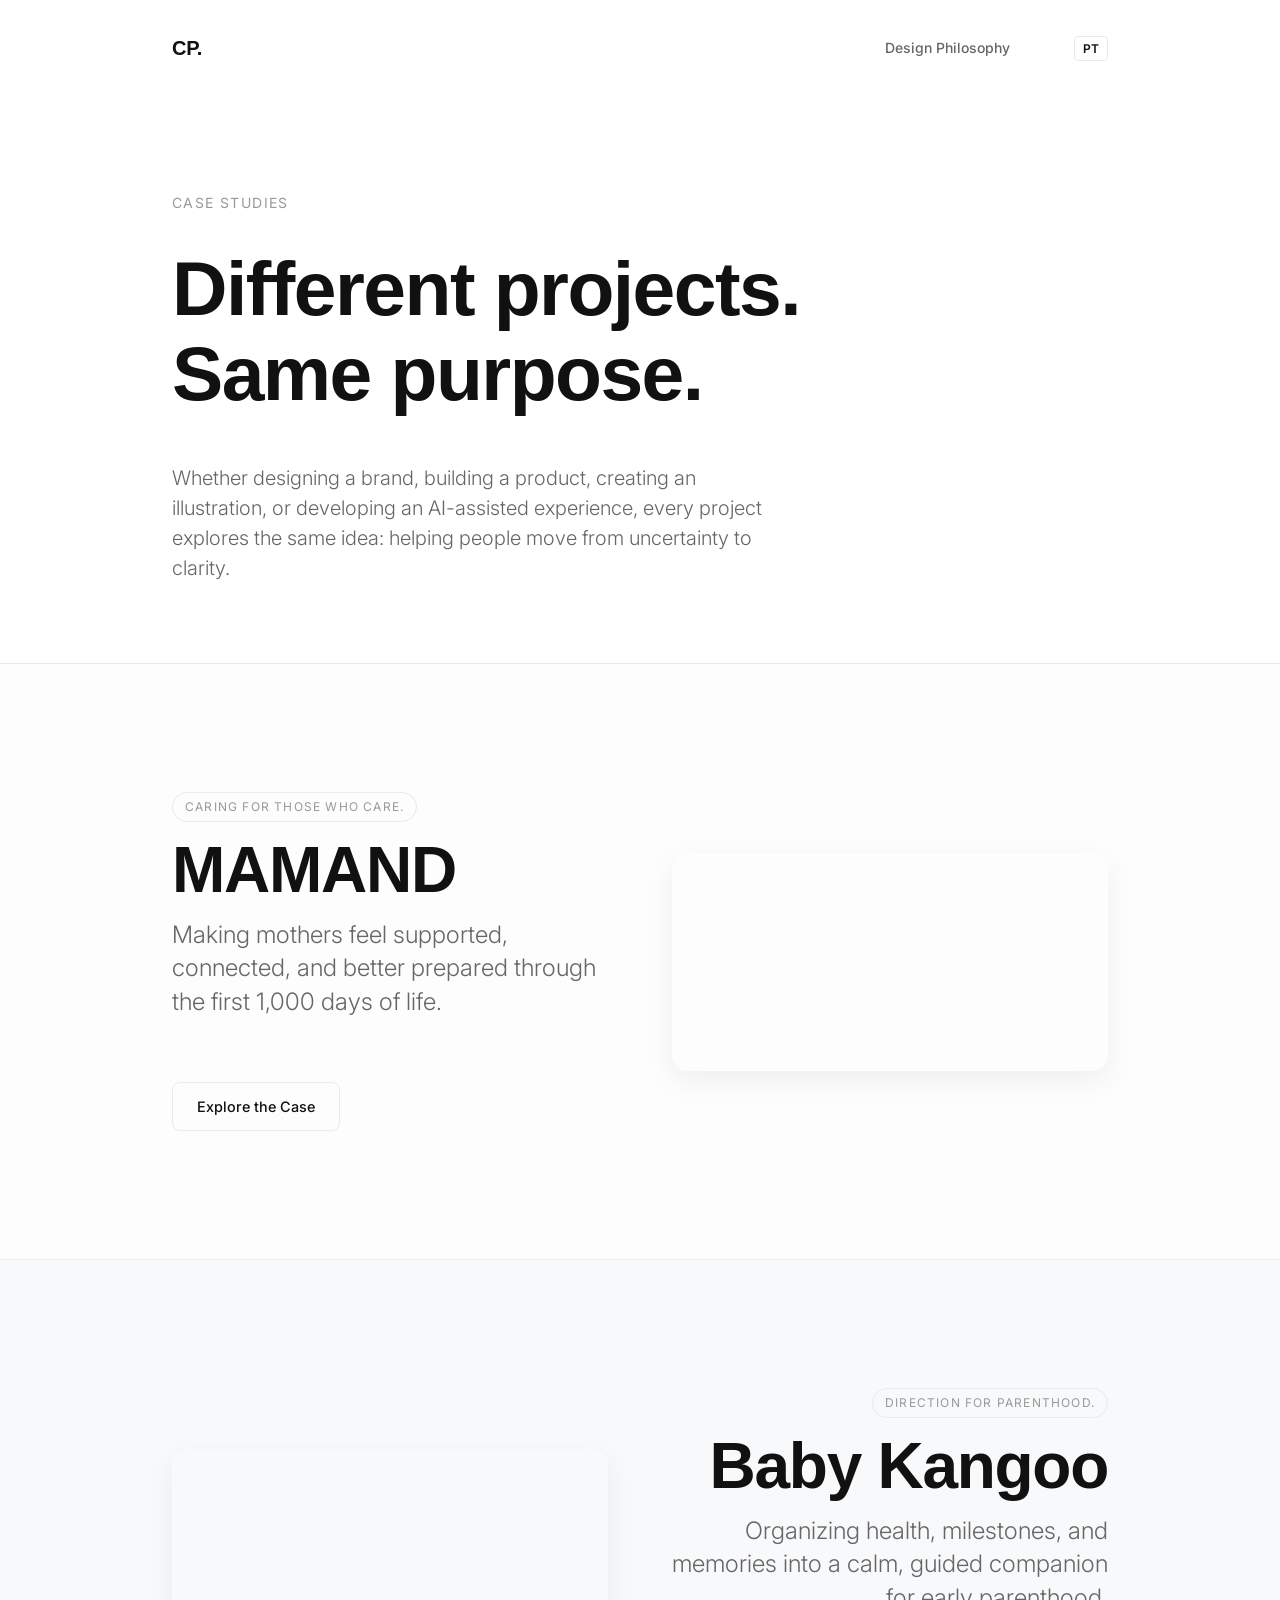
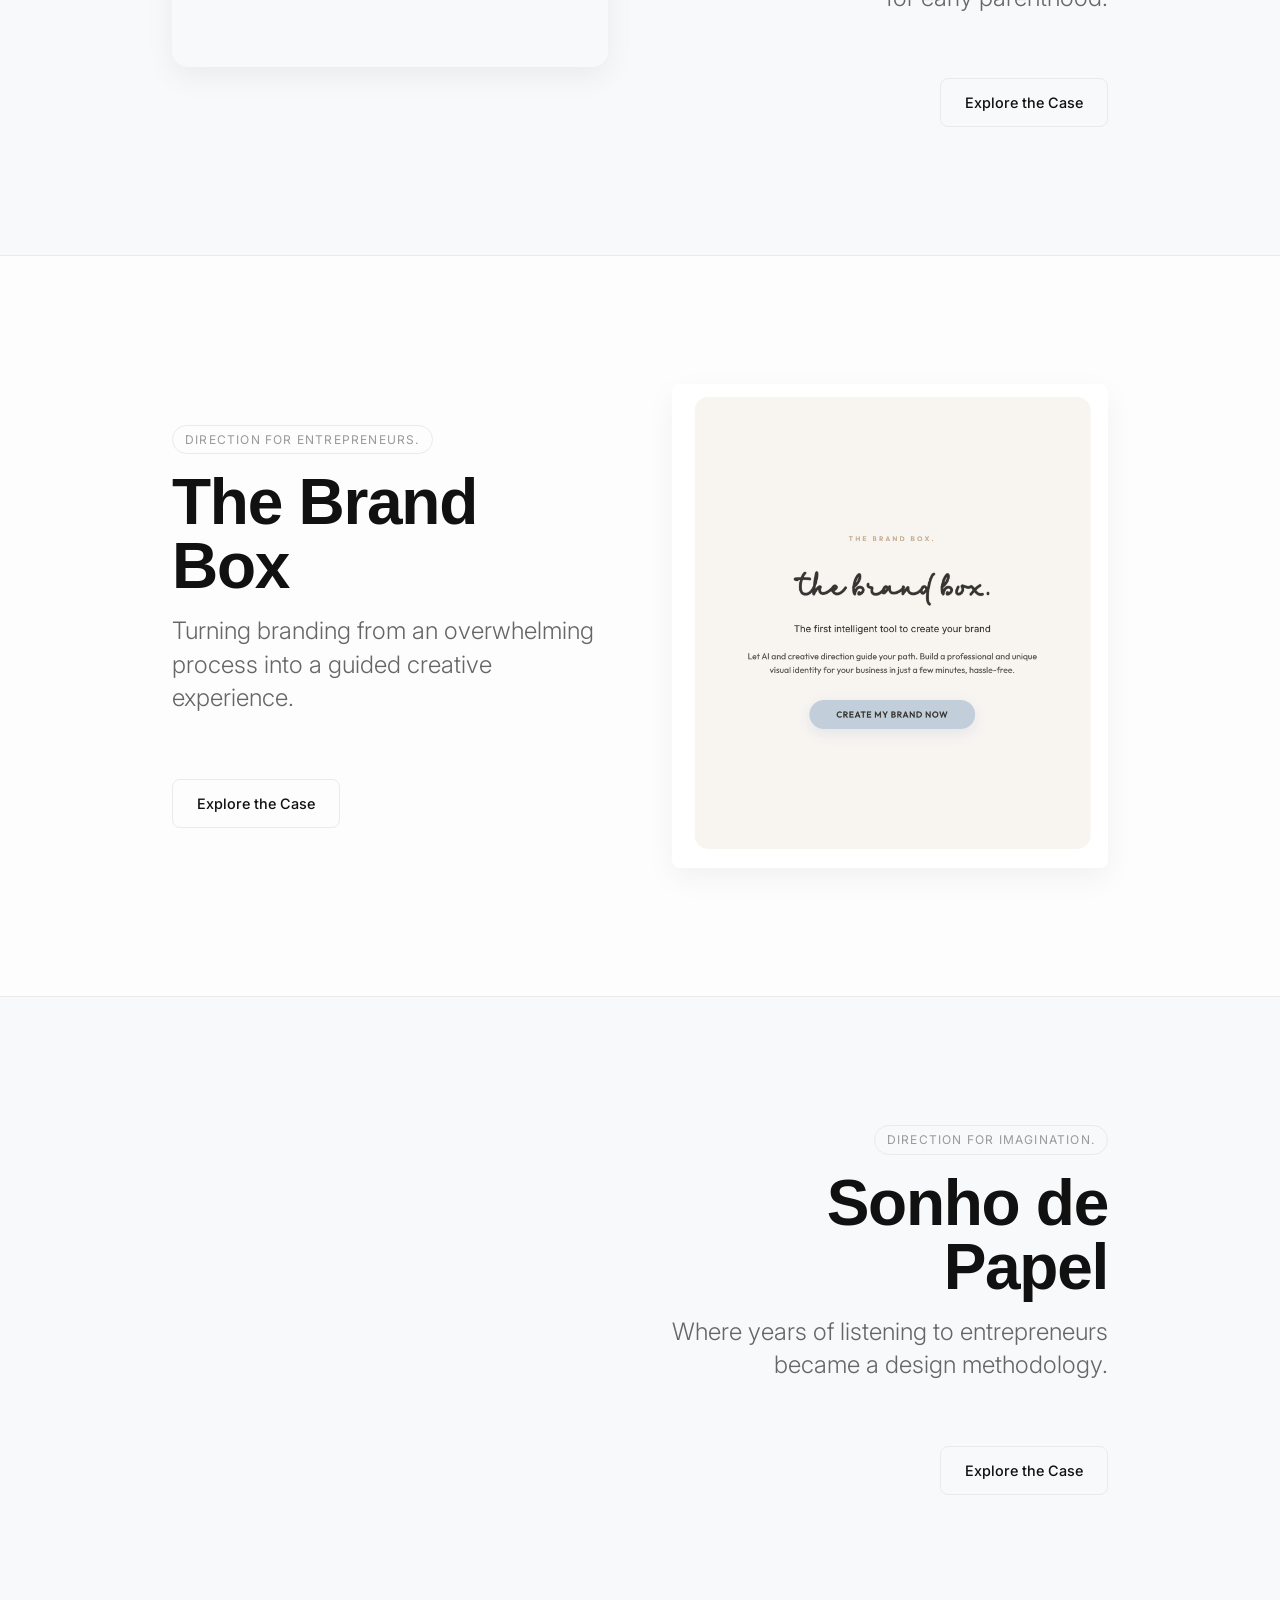
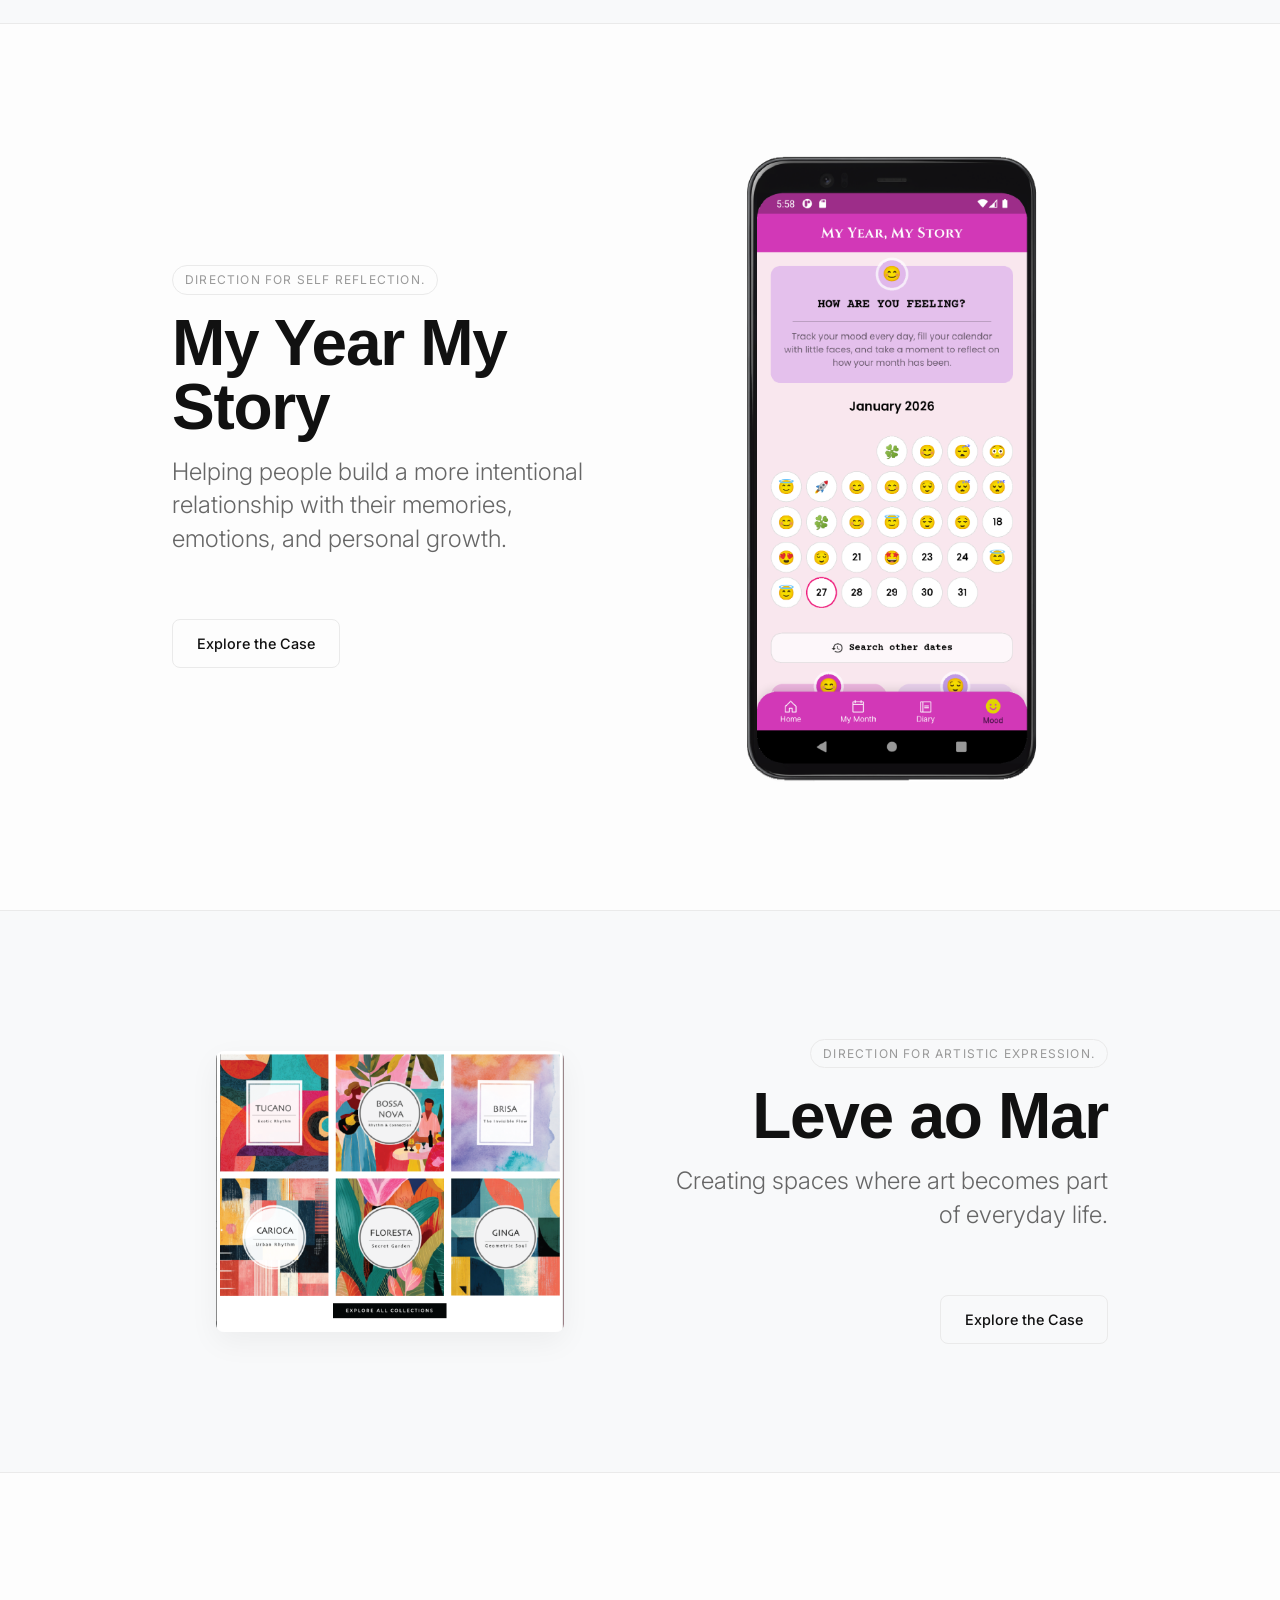
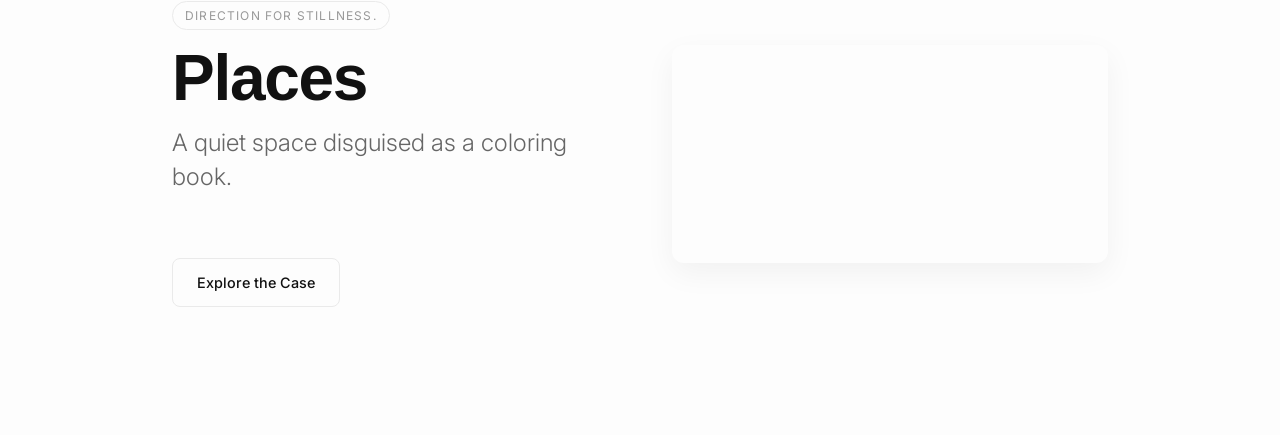
<file: cases.html>
<!DOCTYPE html>
<html lang="en">
<head>
  <meta charset="UTF-8">
  <meta name="viewport" content="width=device-width, initial-scale=1.0">
  <title>Case Studies - Cintia Pettersen</title>
  <meta name="description" content="Selected case studies by Cintia Pettersen: brand identity systems, AI-assisted branding platforms, mobile product design, and original art collections.">
  <link rel="canonical" href="https://www.cintiapettersen.com/cases.html">
  <link rel="icon" href="favicon.ico?v=3" sizes="any">
  <link rel="icon" type="image/svg+xml" href="assets/favicon.svg?v=3">
  <link rel="icon" type="image/png" sizes="32x32" href="assets/favicon-32.png?v=3">
  <link rel="icon" type="image/png" sizes="16x16" href="assets/favicon-16.png?v=3">
  <link rel="apple-touch-icon" href="assets/apple-touch-icon.png?v=3">
  <meta name="theme-color" content="#111111">
  <link rel="stylesheet" href="css/index.css">
  <style>
    body {
      background-color: var(--bg-color);
    }
    
    .cases-intro {
      min-height: 60vh;
      display: flex;
      flex-direction: column;
      justify-content: center;
      padding-top: var(--space-7);
      padding-bottom: var(--space-5);
    }

    .intro-label {
      font-size: 0.875rem;
      text-transform: uppercase;
      letter-spacing: 0.1em;
      color: var(--text-tertiary);
      margin-bottom: var(--space-4);
    }

    .intro-title {
      font-size: clamp(3rem, 6vw, 5rem);
      line-height: 1.1;
      letter-spacing: -0.02em;
      margin-bottom: var(--space-4);
      max-width: 15ch;
    }

    /* Standardized Sections (No Sticky) */
    .case-section {
      padding: var(--space-6) 0;
      border-top: 1px solid var(--border-color);
      transition: background-color 0.5s ease;
    }

    /* Subtle Alternate Backgrounds */
    .case-section:nth-of-type(even) {
      background-color: #FDFDFD;
    }
    .case-section:nth-of-type(odd) {
      background-color: #F8F9FA; /* Very subtle cool gray */
    }

    .case-content {
      display: grid;
      grid-template-columns: 1fr 1fr;
      gap: var(--space-5);
      align-items: center;
    }
    
    @media (max-width: 768px) {
      .case-section {
        padding: var(--space-4) 0;
      }
      .case-content {
        display: flex;
        flex-direction: column;
        text-align: center;
      }
      .case-media-container {
        order: -1;
        width: 100%;
      }
      .case-info {
        align-items: center !important;
        text-align: center !important;
        padding: 0 var(--space-3);
      }
      .case-desc {
        font-size: 1.125rem;
        margin-left: auto;
        margin-right: auto;
      }
    }

    /* Media Container */
    .case-media-container {
      position: relative;
      display: flex;
      align-items: center;
      justify-content: center;
    }
    
    .case-media-container > img, .case-media-container > video {
      width: 100%;
      height: auto;
      max-height: 70vh;
      object-fit: contain;
      border-radius: 8px;
      transition: transform 0.8s cubic-bezier(0.2, 0.8, 0.2, 1);
    }

    .case-media-container:hover > img, .case-media-container:hover > video {
      transform: scale(1.02);
    }

    /* Video Crop Container for Sonho de Papel */
    .cropped-video-wrapper {
      width: 100%;
      aspect-ratio: 16 / 11; /* Adjusted to fit the text better */
      border-radius: 12px;
      overflow: hidden;
      position: relative;
      box-shadow: 0 10px 30px rgba(0,0,0,0.05);
      /* Force hardware acceleration to prevent clipping bugs on Safari/Chrome */
      transform: translateZ(0);
      -webkit-mask-image: -webkit-radial-gradient(white, black);
    }

    .cropped-video-wrapper video {
      position: absolute;
      top: 50%;
      left: 50%;
      transform: translate(-50%, -50%) scale(1.45); /* Reduced zoom to show all text */
      width: 100%;
      height: 100%;
      object-fit: contain;
      transition: transform 0.8s cubic-bezier(0.2, 0.8, 0.2, 1);
    }

    .case-media-container:hover .cropped-video-wrapper video {
      transform: translate(-50%, -50%) scale(1.5); /* Slightly more zoom on hover */
    }

    .case-info {
      display: flex;
      flex-direction: column;
      justify-content: center;
      align-items: flex-start;
      z-index: 10;
    }

    .case-tag {
      font-size: 0.75rem;
      text-transform: uppercase;
      letter-spacing: 0.1em;
      color: var(--text-tertiary);
      margin-bottom: var(--space-3);
      border: 1px solid var(--border-color);
      padding: 0.25rem 0.75rem;
      border-radius: 100px;
    }

    .case-title {
      font-size: clamp(2.5rem, 5vw, 4rem);
      line-height: 1;
      letter-spacing: -0.02em;
      margin-bottom: var(--space-3);
    }

    .case-desc {
      font-size: clamp(1.25rem, 2vw, 1.5rem);
      color: var(--text-secondary);
      font-weight: 300;
      margin-bottom: var(--space-5);
      max-width: 30ch;
      line-height: 1.4;
    }

  </style>
</head>
<body>

  <nav class="navbar">
    <div class="container nav-container">
      <a href="/" class="nav-logo">CP.</a>
      <ul class="nav-links">
        <li>
          <a href="about.html" data-lang="en">Design Philosophy</a>
          <a href="about.html" data-lang="pt">Filosofia de Design</a>
        </li>
        <li><button id="lang-toggle" class="lang-toggle-btn">PT</button></li>
      </ul>
    </div>
  </nav>

  <main>
    <section class="container cases-intro">
      <div class="intro-label reveal" data-lang="en">Case Studies</div>
      <div class="intro-label reveal" data-lang="pt">Estudos de Caso</div>
      
      <h1 class="intro-title reveal delay-1" data-lang="en">Different projects.<br>Same purpose.</h1>
      <h1 class="intro-title reveal delay-1" data-lang="pt">Projetos diferentes.<br>Mesmo propósito.</h1>
      
      <p class="reveal delay-2" style="font-size: clamp(1.1rem, 2vw, 1.25rem); color: var(--text-secondary); max-width: 50ch; margin-top: var(--space-3); line-height: 1.5;" data-lang="en">
        Whether designing a brand, building a product, creating an illustration, or developing an AI-assisted experience, every project explores the same idea: helping people move from uncertainty to clarity.
      </p>
      <p class="reveal delay-2" style="font-size: clamp(1.1rem, 2vw, 1.25rem); color: var(--text-secondary); max-width: 50ch; margin-top: var(--space-3); line-height: 1.5;" data-lang="pt">
        Seja desenhando uma marca, construindo um produto, criando uma ilustração ou desenvolvendo uma experiência guiada por IA, cada projeto explora a mesma ideia: ajudar as pessoas a passarem da incerteza para a clareza.
      </p>
    </section>

    <!-- Project 1: MAMAND -->
    <section class="case-section">
      <div class="container case-content">
        <div class="case-info reveal">
          <div class="case-tag" data-lang="en">Caring for those who care.</div>
          <div class="case-tag" data-lang="pt">Cuidar de quem cuida.</div>
          <h2 class="case-title">MAMAND</h2>
          <p class="case-desc" data-lang="en">Making mothers feel supported, connected, and better prepared through the first 1,000 days of life.</p>
          <p class="case-desc" data-lang="pt">Fazendo com que as mães se sintam apoiadas, conectadas e mais preparadas durante os primeiros 1.000 dias de vida.</p>
          <a href="cases-mamand.html" class="btn btn-outline" data-lang="en">Explore the Case</a>
          <a href="cases-mamand.html" class="btn btn-outline" data-lang="pt">Explorar o Caso</a>
        </div>
        <div class="case-media-container reveal delay-1">
          <video autoplay loop muted playsinline preload="metadata" style="box-shadow: 0 10px 30px rgba(0,0,0,0.06); border-radius: 16px;">
            <source src="assets/images/mamand/mamand-mockup.mp4" type="video/mp4">
          </video>
        </div>
      </div>
    </section>

    <!-- Project 2: Baby Kangoo -->
    <section class="case-section">
      <div class="container case-content">
        <div class="case-media-container reveal" style="order: -1;">
          <video autoplay loop muted playsinline style="box-shadow: 0 10px 30px rgba(0,0,0,0.06); border-radius: 16px;">
            <source src="assets/images/baby kangoo/baby-kangoo-preview.mp4" type="video/mp4">
          </video>
        </div>
        <div class="case-info reveal delay-1" style="align-items: flex-end; text-align: right;">
          <div class="case-tag" data-lang="en">Direction for parenthood.</div>
          <div class="case-tag" data-lang="pt">Direção para a parentalidade.</div>
          <h2 class="case-title">Baby Kangoo</h2>
          <p class="case-desc" data-lang="en">Organizing health, milestones, and memories into a calm, guided companion for early parenthood.</p>
          <p class="case-desc" data-lang="pt">Organizando saúde, marcos e memórias em uma experiência acolhedora e guiada para a parentalidade.</p>
          <a href="cases-babykangoo.html" class="btn btn-outline" data-lang="en">Explore the Case</a>
          <a href="cases-babykangoo.html" class="btn btn-outline" data-lang="pt">Explorar o Caso</a>
        </div>
      </div>
    </section>

    <!-- Project 3: The Brand Box -->
    <section class="case-section">
      <div class="container case-content">
        <div class="case-info reveal">
          <div class="case-tag" data-lang="en">Direction for entrepreneurs.</div>
          <div class="case-tag" data-lang="pt">Direção para empreendedores.</div>
          <h2 class="case-title">The Brand Box</h2>
          <p class="case-desc" data-lang="en">Turning branding from an overwhelming process into a guided creative experience.</p>
          <p class="case-desc" data-lang="pt">Transformando o branding de um processo esmagador em uma experiência criativa guiada.</p>
          <a href="cases-brandbox.html" class="btn btn-outline" data-lang="en">Explore the Case</a>
          <a href="cases-brandbox.html" class="btn btn-outline" data-lang="pt">Explorar o Caso</a>
        </div>
        <div class="case-media-container reveal delay-1">
          <img src="assets/images/the brand box/the brand box..png" alt="The Brand Box System" style="box-shadow: 0 10px 30px rgba(0,0,0,0.05);">
        </div>
      </div>
    </section>

    <!-- Project 4: Sonho de Papel -->
    <section class="case-section">
      <div class="container case-content">
        <div class="case-media-container reveal" style="order: -1;">
          <div class="cropped-video-wrapper">
            <video autoplay loop muted playsinline>
              <source src="assets/images/Botanical_illustration_coming_to…_202607172249.mp4" type="video/mp4">
            </video>
          </div>
        </div>
        <div class="case-info reveal delay-1" style="align-items: flex-end; text-align: right;">
          <div class="case-tag" data-lang="en">Direction for imagination.</div>
          <div class="case-tag" data-lang="pt">Direção para a imaginação.</div>
          <h2 class="case-title">Sonho de Papel</h2>
          <p class="case-desc" data-lang="en">Where years of listening to entrepreneurs became a design methodology.</p>
          <p class="case-desc" data-lang="pt">Onde anos ouvindo empreendedores se tornaram uma metodologia de design.</p>
          <a href="cases-sonhopapel.html" class="btn btn-outline" data-lang="en">Explore the Case</a>
          <a href="cases-sonhopapel.html" class="btn btn-outline" data-lang="pt">Explorar o Caso</a>
        </div>
      </div>
    </section>

    <!-- Project 5: MYMS -->
    <section class="case-section">
      <div class="container case-content">
        <div class="case-info reveal">
          <div class="case-tag" data-lang="en">Direction for self reflection.</div>
          <div class="case-tag" data-lang="pt">Direção para a autorreflexão.</div>
          <h2 class="case-title">My Year My Story</h2>
          <p class="case-desc" data-lang="en">Helping people build a more intentional relationship with their memories, emotions, and personal growth.</p>
          <p class="case-desc" data-lang="pt">Ajudando as pessoas a construírem uma relação mais intencional com suas memórias, emoções e crescimento pessoal.</p>
          <a href="cases-myyear.html" class="btn btn-outline" data-lang="en">Explore the Case</a>
          <a href="cases-myyear.html" class="btn btn-outline" data-lang="pt">Explorar o Caso</a>
        </div>
        <div class="case-media-container reveal delay-1">
          <img src="assets/images/APP_my-year-my-story_print01-15-13.png" alt="MYMS App">
        </div>
      </div>
    </section>

    <!-- Project 6: Leve ao Mar -->
    <section class="case-section">
      <div class="container case-content">
        <div class="case-media-container reveal" style="order: -1;">
          <!-- Simplified images instead of parallax -->
          <img src="assets/images/leve ao mar.png" alt="Leve ao Mar Collection 1" style="width: 80%; box-shadow: 0 10px 30px rgba(0,0,0,0.05);">
        </div>
        <div class="case-info reveal delay-1" style="align-items: flex-end; text-align: right;">
          <div class="case-tag" data-lang="en">Direction for artistic expression.</div>
          <div class="case-tag" data-lang="pt">Direção para expressão artística.</div>
          <h2 class="case-title">Leve ao Mar</h2>
          <p class="case-desc" data-lang="en">Creating spaces where art becomes part of everyday life.</p>
          <p class="case-desc" data-lang="pt">Criando espaços onde a arte se torna parte da vida cotidiana.</p>
          <a href="cases-leve.html" class="btn btn-outline" data-lang="en">Explore the Case</a>
          <a href="cases-leve.html" class="btn btn-outline" data-lang="pt">Explorar o Caso</a>
        </div>
      </div>
    </section>

    <!-- Project 7: Places -->
    <section class="case-section">
      <div class="container case-content">
        <div class="case-info reveal">
          <div class="case-tag" data-lang="en">Direction for stillness.</div>
          <div class="case-tag" data-lang="pt">Direção para a quietude.</div>
          <h2 class="case-title">Places</h2>
          <p class="case-desc" data-lang="en">A quiet space disguised as a coloring book.</p>
          <p class="case-desc" data-lang="pt">Um espaço tranquilo disfarçado de livro de colorir.</p>
          <a href="cases-places.html" class="btn btn-outline" data-lang="en">Explore the Case</a>
          <a href="cases-places.html" class="btn btn-outline" data-lang="pt">Explorar o Caso</a>
        </div>
        <div class="case-media-container reveal delay-1">
          <video autoplay loop muted playsinline style="border-radius: 12px; box-shadow: 0 10px 30px rgba(0,0,0,0.05);">
            <source src="assets/images/livro de colorrir /livro de colorirr capa.mp4" type="video/mp4">
          </video>
        </div>
      </div>
    </section>
  </main>

  <script src="js/main.js"></script>
</body>
</html>
</file>
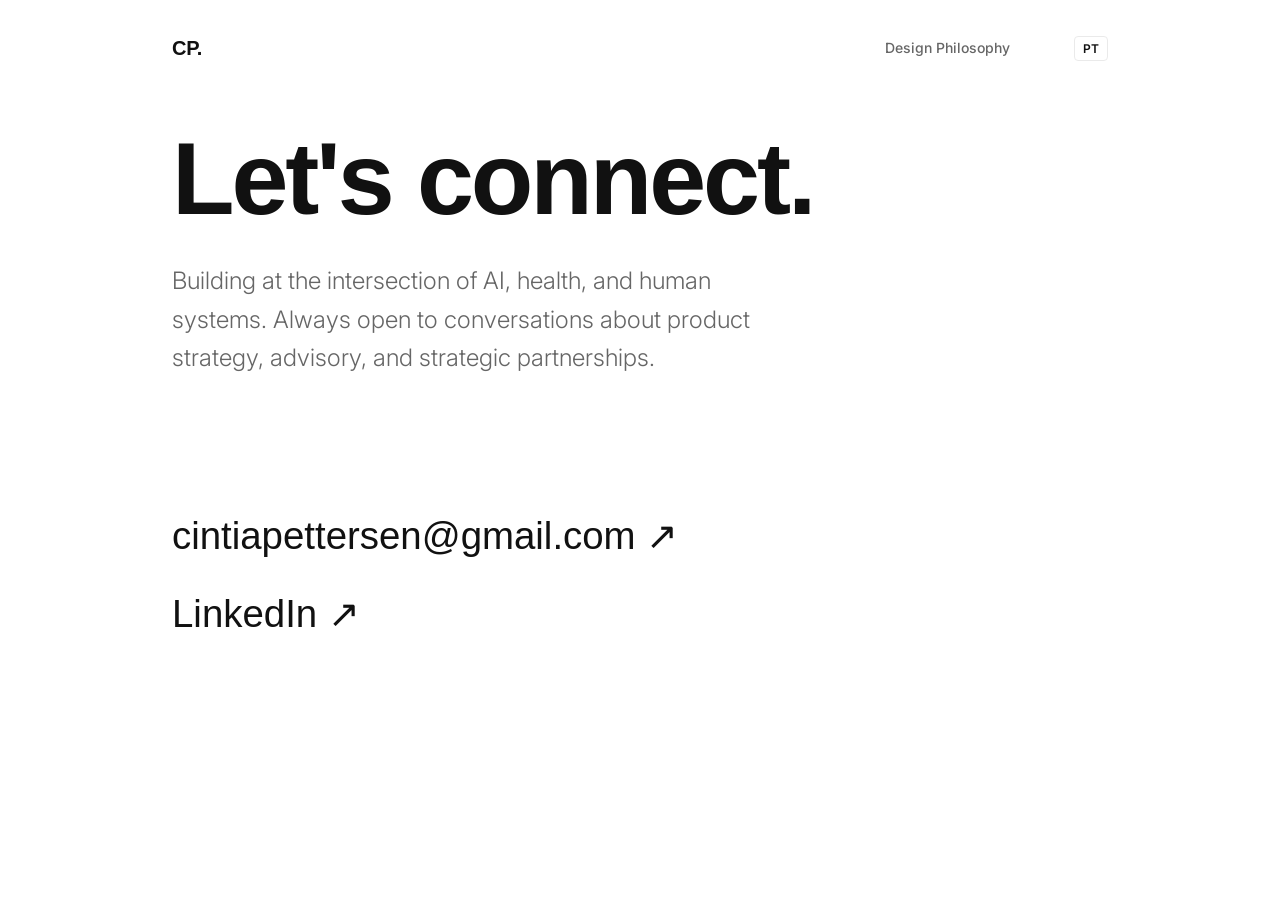
<file: contact.html>
<!DOCTYPE html>
<html lang="en">
<head>
  <meta charset="UTF-8">
  <meta name="viewport" content="width=device-width, initial-scale=1.0">
  <title>Let's Connect - Cintia Pettersen</title>
  <meta name="description" content="Get in touch with Cintia Pettersen — visual designer and creative director working on brand systems, product design, and AI-assisted creative workflows.">
  <link rel="canonical" href="https://www.cintiapettersen.com/contact.html">
  <link rel="icon" href="favicon.ico?v=3" sizes="any">
  <link rel="icon" type="image/svg+xml" href="assets/favicon.svg?v=3">
  <link rel="icon" type="image/png" sizes="32x32" href="assets/favicon-32.png?v=3">
  <link rel="icon" type="image/png" sizes="16x16" href="assets/favicon-16.png?v=3">
  <link rel="apple-touch-icon" href="assets/apple-touch-icon.png?v=3">
  <meta name="theme-color" content="#111111">
  <link rel="stylesheet" href="css/index.css">
  <style>
    .contact-section {
      min-height: 100vh;
      display: flex;
      flex-direction: column;
      justify-content: center;
      padding-bottom: var(--space-6);
    }
    
    .contact-title {
      font-size: clamp(3.5rem, 8vw, 7rem);
      line-height: 1;
      margin-bottom: var(--space-4);
      letter-spacing: -0.03em;
    }

    .contact-subtitle {
      font-size: clamp(1.25rem, 2vw, 1.5rem);
      color: var(--text-secondary);
      font-weight: 300;
      margin-bottom: var(--space-6);
      max-width: 40ch;
    }

    .contact-links {
      display: flex;
      flex-direction: column;
      gap: var(--space-3);
    }

    .contact-link {
      font-family: var(--font-display);
      font-size: clamp(1.5rem, 3vw, 2.5rem);
      font-weight: 500;
      color: var(--text-primary);
      text-decoration: none;
      display: inline-block;
      transition: color var(--transition-fast);
      position: relative;
      width: fit-content;
    }

    .contact-link::after {
      content: '';
      position: absolute;
      width: 100%;
      height: 2px;
      bottom: 0;
      left: 0;
      background-color: var(--accent);
      transform: scaleX(0);
      transform-origin: bottom right;
      transition: transform var(--transition-fast);
    }

    .contact-link:hover {
      color: var(--accent);
    }

    .contact-link:hover::after {
      transform: scaleX(1);
      transform-origin: bottom left;
    }

    .contact-footer {
      position: absolute;
      bottom: var(--space-4);
      left: 0;
      width: 100%;
      text-align: center;
      font-size: 0.875rem;
      color: var(--text-tertiary);
    }
  </style>
</head>
<body>

  <nav class="navbar">
    <div class="container nav-container">
      <a href="/" class="nav-logo">CP.</a>
      <ul class="nav-links">
        <li>
          <a href="about.html" data-lang="en">Design Philosophy</a>
          <a href="about.html" data-lang="pt">Filosofia de Design</a>
        </li>
        <li><button id="lang-toggle" class="lang-toggle-btn">PT</button></li>
      </ul>
    </div>
  </nav>

  <main class="contact-section container">
    <div class="reveal">
      <h1 class="contact-title" data-lang="en">Let's connect.</h1>
      <h1 class="contact-title" data-lang="pt">Vamos conversar.</h1>
      <p class="contact-subtitle" data-lang="en">
        Building at the intersection of AI, health, and human systems. Always open to conversations about product strategy, advisory, and strategic partnerships.
      </p>
      <p class="contact-subtitle" data-lang="pt">
        Construindo na interseção entre IA, saúde e sistemas humanos. Sempre aberta a conversas sobre estratégia de produto, advisory e parcerias estratégicas.
      </p>
    </div>

    <div class="contact-links reveal delay-1">
      <a href="mailto:cintiapettersen@gmail.com" class="contact-link">cintiapettersen@gmail.com ↗</a>
      <a href="https://www.linkedin.com/in/cintiapettersen/" target="_blank" rel="noopener" class="contact-link">LinkedIn ↗</a>
    </div>

    <div class="contact-footer reveal delay-2">
      <span data-lang="en">© 2026 Cintia Pettersen. Designed with intention.</span>
      <span data-lang="pt">© 2026 Cintia Pettersen. Desenhado com intenção.</span>
    </div>
  </main>

  <script src="js/main.js"></script>
</body>
</html>
</file>
<file: css/index.css>
@import url('https://api.fontshare.com/v2/css?f[]=satoshi@900,700,500,400&display=swap');
@import url('https://fonts.googleapis.com/css2?family=Inter:wght@300;400;500;600&display=swap');

:root {
  /* Colors */
  --bg-color: #ffffff;
  --text-primary: #111111;
  --text-secondary: #666666;
  --text-tertiary: #999999;
  --bg-secondary: #f9f9f9;
  --bg-tertiary: #f0f0f0;
  --border-color: #eaeaea;
  --accent: #4B1D52; /* Beringela / Eggplant */
  --accent-light: #f5ebf7;
  
  /* Typography */
  --font-display: 'Satoshi', sans-serif;
  --font-body: 'Inter', sans-serif;
  
  /* Spacing */
  --space-1: 0.25rem;
  --space-2: 0.5rem;
  --space-3: 1rem;
  --space-4: 2rem;
  --space-5: 4rem;
  --space-6: 8rem;
  --space-7: 12rem;
  
  /* Mathematical Rhythm (Apple/Linear style) */
  --rhythm-40: 2.5rem; /* 40px */
  --rhythm-80: 5rem;   /* 80px */
  --rhythm-120: 7.5rem;/* 120px */
  --rhythm-160: 10rem; /* 160px */
  
  /* Layout */
  --container-width: 1000px;
  --container-width-large: 1200px;
  --radius-sm: 4px;
  --radius-md: 8px;
  --radius-lg: 16px;
  
  /* Transitions */
  --transition-fast: 0.2s cubic-bezier(0.4, 0, 0.2, 1);
  --transition-slow: 0.6s cubic-bezier(0.22, 1, 0.36, 1);
}

/* Reset */
* {
  margin: 0;
  padding: 0;
  box-sizing: border-box;
}

html {
  font-size: 16px;
  scroll-behavior: smooth;
}

body {
  font-family: var(--font-body);
  background-color: var(--bg-color);
  color: var(--text-primary);
  line-height: 1.6;
  -webkit-font-smoothing: antialiased;
  -moz-osx-font-smoothing: grayscale;
  overflow-x: hidden;
  /* Palavra longa quebra em vez de estourar a largura e comer o padding lateral */
  overflow-wrap: break-word;
}

/* Nenhuma mídia pode ultrapassar a largura do seu container */
img, video {
  max-width: 100%;
}

/* Typography Base */
h1, h2, h3, h4, h5, h6 {
  font-family: var(--font-display);
  font-weight: 700;
  line-height: 1.1;
  letter-spacing: -0.02em;
  color: var(--text-primary);
}

h1 {
  font-size: clamp(2.5rem, 5vw, 4.5rem);
  font-weight: 900;
  letter-spacing: -0.03em;
}

h2 {
  font-size: clamp(2rem, 4vw, 3rem);
}

h3 {
  font-size: clamp(1.5rem, 3vw, 2rem);
}

p {
  font-size: 1.125rem;
  color: var(--text-secondary);
  max-width: 65ch;
  margin-bottom: var(--space-3);
  font-weight: 300;
}

.text-large {
  font-size: clamp(1.25rem, 2vw, 1.5rem);
  line-height: 1.5;
  color: var(--text-secondary);
  font-weight: 300;
}

.text-primary { color: var(--text-primary); }
.text-accent { color: var(--accent); }
.font-display { font-family: var(--font-display); }

/* Layout & Containers */
.container {
  max-width: var(--container-width);
  margin: 0 auto;
  padding: 0 var(--space-4);
}

.container-large {
  max-width: var(--container-width-large);
  margin: 0 auto;
  padding: 0 var(--space-4);
}

.section {
  padding: var(--space-6) 0;
}

.section-large {
  padding: var(--space-7) 0;
}

/* Navigation */
.navbar {
  position: fixed;
  top: 0;
  left: 0;
  width: 100%;
  padding: var(--space-4) 0;
  background: rgba(255, 255, 255, 0.8);
  backdrop-filter: blur(12px);
  -webkit-backdrop-filter: blur(12px);
  z-index: 100;
  transition: all var(--transition-fast);
}

.navbar-scrolled {
  padding: var(--space-3) 0;
  border-bottom: 1px solid var(--border-color);
}

.nav-container {
  display: flex;
  justify-content: space-between;
  align-items: center;
}

.nav-logo {
  font-family: var(--font-display);
  font-weight: 700;
  font-size: 1.25rem;
  text-decoration: none;
  color: var(--text-primary);
  letter-spacing: -0.01em;
}

.nav-links {
  display: flex;
  gap: var(--space-4);
  list-style: none;
}

.nav-links a {
  text-decoration: none;
  color: var(--text-secondary);
  font-size: 0.875rem;
  font-weight: 500;
  transition: color var(--transition-fast);
}

.nav-links a:hover,
.nav-links a.active {
  color: var(--text-primary);
}

/* Buttons & Links */
.btn {
  display: inline-flex;
  align-items: center;
  justify-content: center;
  padding: 0.75rem 1.5rem;
  border-radius: var(--radius-md);
  font-family: var(--font-body);
  font-weight: 500;
  font-size: 0.9rem;
  text-decoration: none;
  transition: all var(--transition-fast);
  cursor: pointer;
  border: none;
}

.btn-primary {
  background-color: var(--text-primary);
  color: var(--bg-color);
}

.btn-primary:hover {
  background-color: var(--accent);
  transform: translateY(-2px);
}

.btn-outline {
  background-color: transparent;
  color: var(--text-primary);
  border: 1px solid var(--border-color);
}

.btn-outline:hover {
  border-color: var(--text-primary);
  background-color: var(--bg-secondary);
}

.link-underline {
  color: var(--text-primary);
  text-decoration: none;
  font-weight: 500;
  position: relative;
}

.link-underline::after {
  content: '';
  position: absolute;
  width: 100%;
  height: 1px;
  bottom: -2px;
  left: 0;
  background-color: var(--text-primary);
  transform: scaleX(0);
  transform-origin: bottom right;
  transition: transform var(--transition-fast);
}

.link-underline:hover::after {
  transform: scaleX(1);
  transform-origin: bottom left;
}

/* Animations & Utilities */
.reveal {
  opacity: 0;
  transform: translateY(30px);
  transition: opacity var(--transition-slow), transform var(--transition-slow);
}

.reveal.active {
  opacity: 1;
  transform: translateY(0);
}

.delay-1 { transition-delay: 0.1s; }
.delay-2 { transition-delay: 0.2s; }
.delay-3 { transition-delay: 0.3s; }

/* Rhythm Utilities */
.mb-40 { margin-bottom: var(--rhythm-40); }
.mb-80 { margin-bottom: var(--rhythm-80); }
.mb-120 { margin-bottom: var(--rhythm-120); }
.mb-160 { margin-bottom: var(--rhythm-160); }
.mt-40 { margin-top: var(--rhythm-40); }
.mt-80 { margin-top: var(--rhythm-80); }
.mt-120 { margin-top: var(--rhythm-120); }
.mt-160 { margin-top: var(--rhythm-160); }

/* Grid Utils */
.grid {
  display: grid;
  gap: var(--space-5);
}

.grid-2 { grid-template-columns: repeat(2, 1fr); }
.grid-3 { grid-template-columns: repeat(3, 1fr); }

@media (max-width: 768px) {
  main {
    padding-top: 96px; /* Navbar cabe em uma linha só agora */
  }
  .grid-2, .grid-3 { grid-template-columns: 1fr; }
  /* Uma linha: logo à esquerda, link + idioma à direita */
  .nav-container {
    flex-direction: row;
    align-items: center;
    gap: var(--space-3);
  }
  .nav-links {
    display: flex;
    align-items: center;
    flex-wrap: nowrap;
    justify-content: flex-end;
    gap: var(--space-3);
  }
  :root {
    --space-6: 4rem;
    --space-7: 6rem;
    /* Scale down rhythm on mobile */
    --rhythm-40: 2rem;   /* 32px */
    --rhythm-80: 3rem;   /* 48px */
    --rhythm-120: 4.5rem;/* 72px */
    --rhythm-160: 6rem;  /* 96px */
  }
}

/* Footer */
.footer {
  padding: var(--space-5) 0;
  border-top: 1px solid var(--border-color);
  margin-top: var(--space-6);
}

.footer-content {
  display: flex;
  justify-content: space-between;
  align-items: center;
}

.footer-links {
  display: flex;
  gap: var(--space-4);
}

.footer-links a {
  color: var(--text-secondary);
  text-decoration: none;
  font-size: 0.875rem;
  transition: color var(--transition-fast);
}

.footer-links a:hover {
  color: var(--accent);
}

.footer-copy {
  color: var(--text-tertiary);
  font-size: 0.875rem;
}

/* Background Flow Lines */
.bg-flow {
  position: absolute;
  top: 0;
  left: 0;
  width: 100%;
  height: 100%;
  z-index: -1;
  overflow: hidden;
  opacity: 0.03;
  pointer-events: none;
}

.bg-flow svg {
  width: 100%;
  height: auto;
  min-height: 100%;
}

/* Language Toggle System */
body.lang-en [data-lang="pt"] { display: none !important; }
body.lang-pt [data-lang="en"] { display: none !important; }

.lang-toggle-btn {
  background: transparent;
  border: 1px solid var(--border-color);
  color: var(--text-primary);
  border-radius: var(--radius-sm);
  padding: 0.25rem 0.5rem;
  font-size: 0.75rem;
  font-family: var(--font-body);
  font-weight: 600;
  cursor: pointer;
  margin-left: var(--space-4);
  transition: all var(--transition-fast);
}

.lang-toggle-btn:hover {
  background: var(--bg-secondary);
}

@media (max-width: 768px) {
  /* Discreto no canto: sem caixa, só o rótulo */
  .lang-toggle-btn {
    margin-left: 0;
    margin-top: 0;
    padding: 0.2rem 0.1rem;
    border-color: transparent;
    background: transparent;
    color: var(--text-tertiary);
    font-size: 0.7rem;
    letter-spacing: 0.06em;
    /* Área de toque confortável sem ocupar espaço visual */
    min-width: 34px;
    min-height: 34px;
  }
  .lang-toggle-btn:hover {
    background: transparent;
    color: var(--text-primary);
  }
}
</file>
